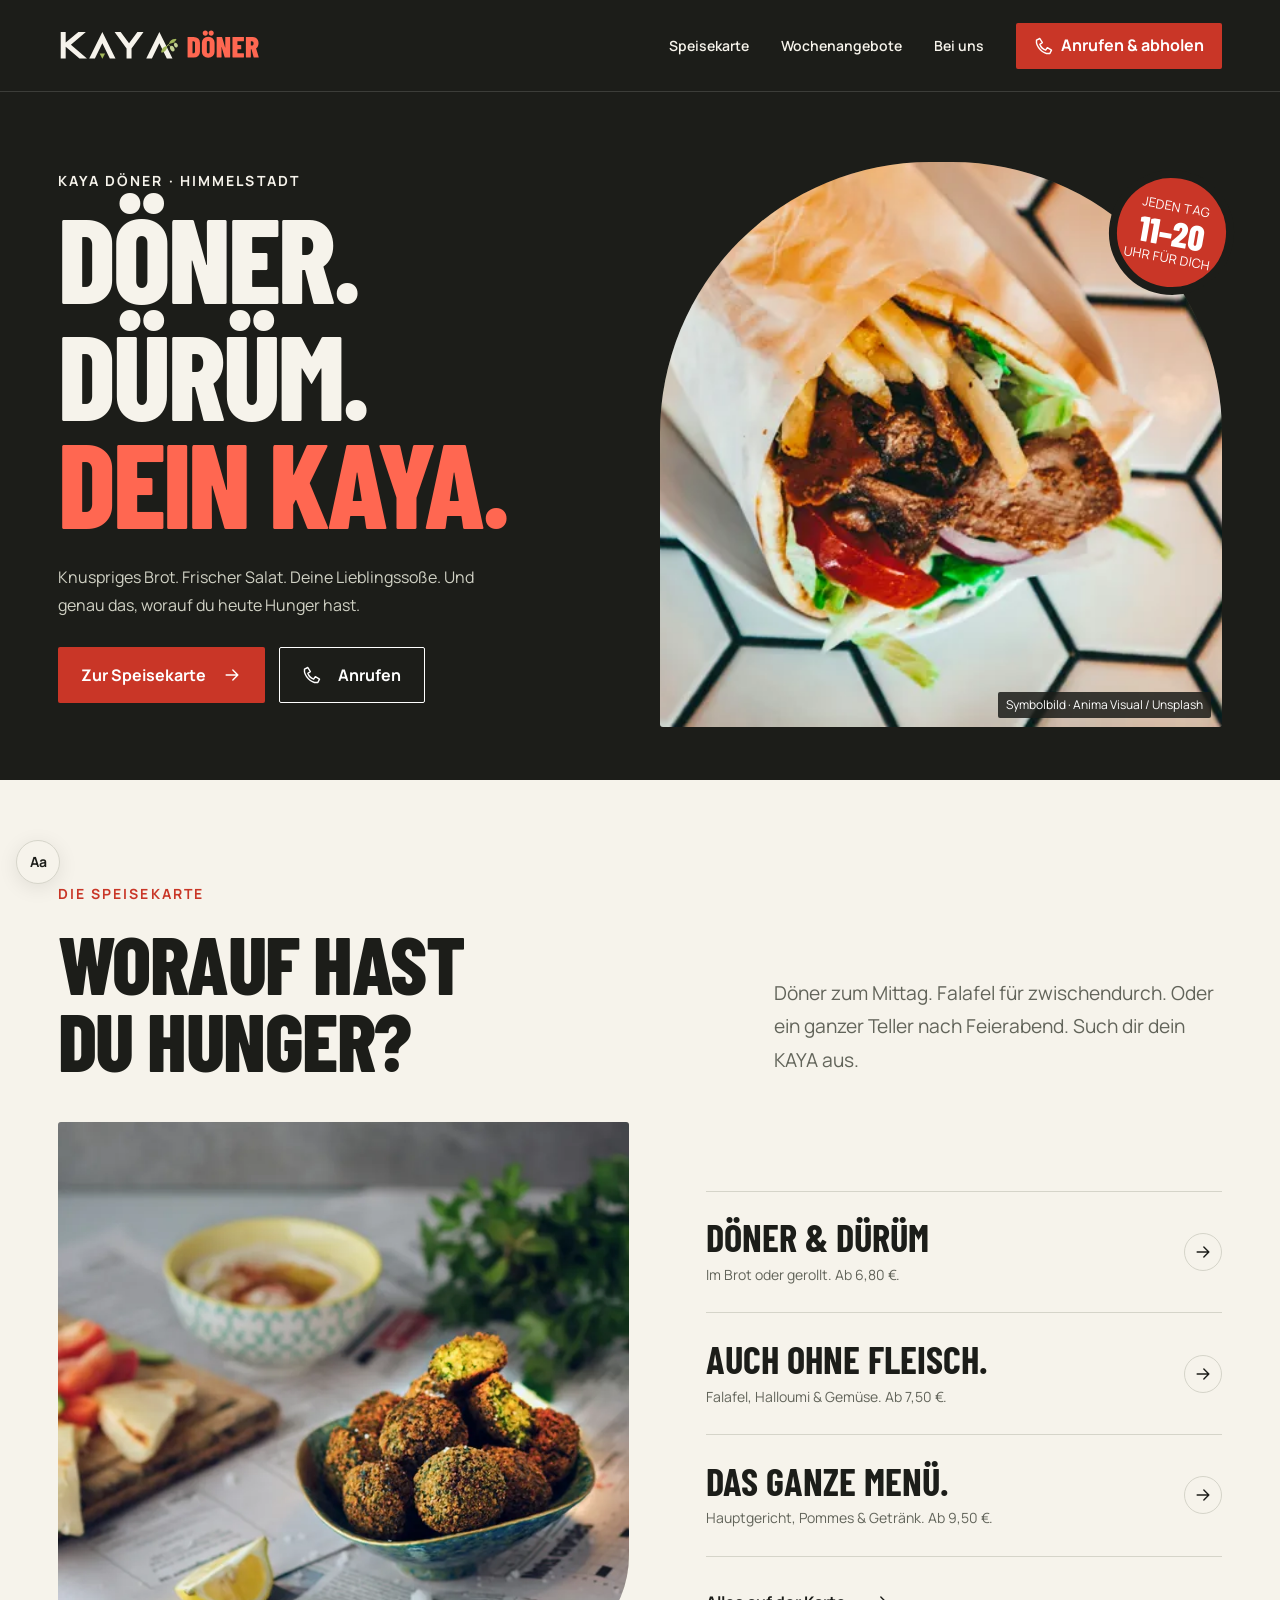
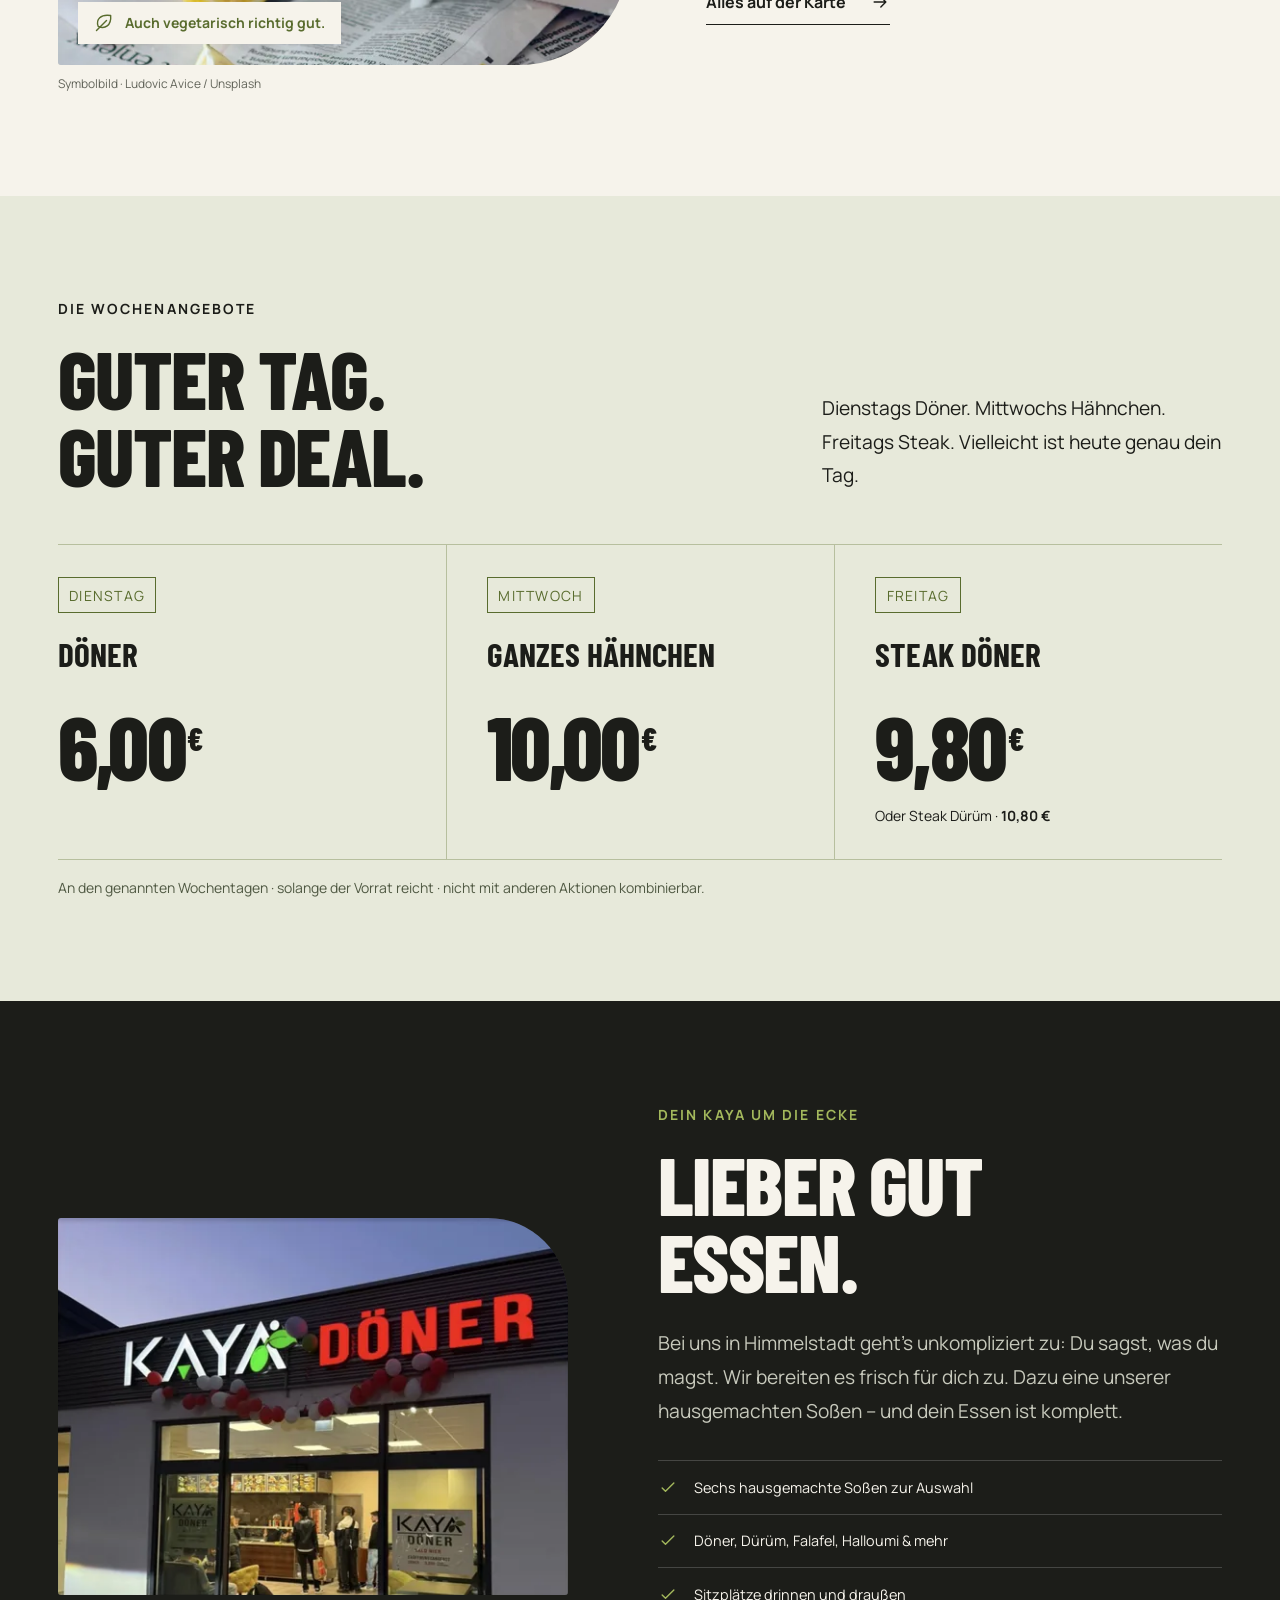
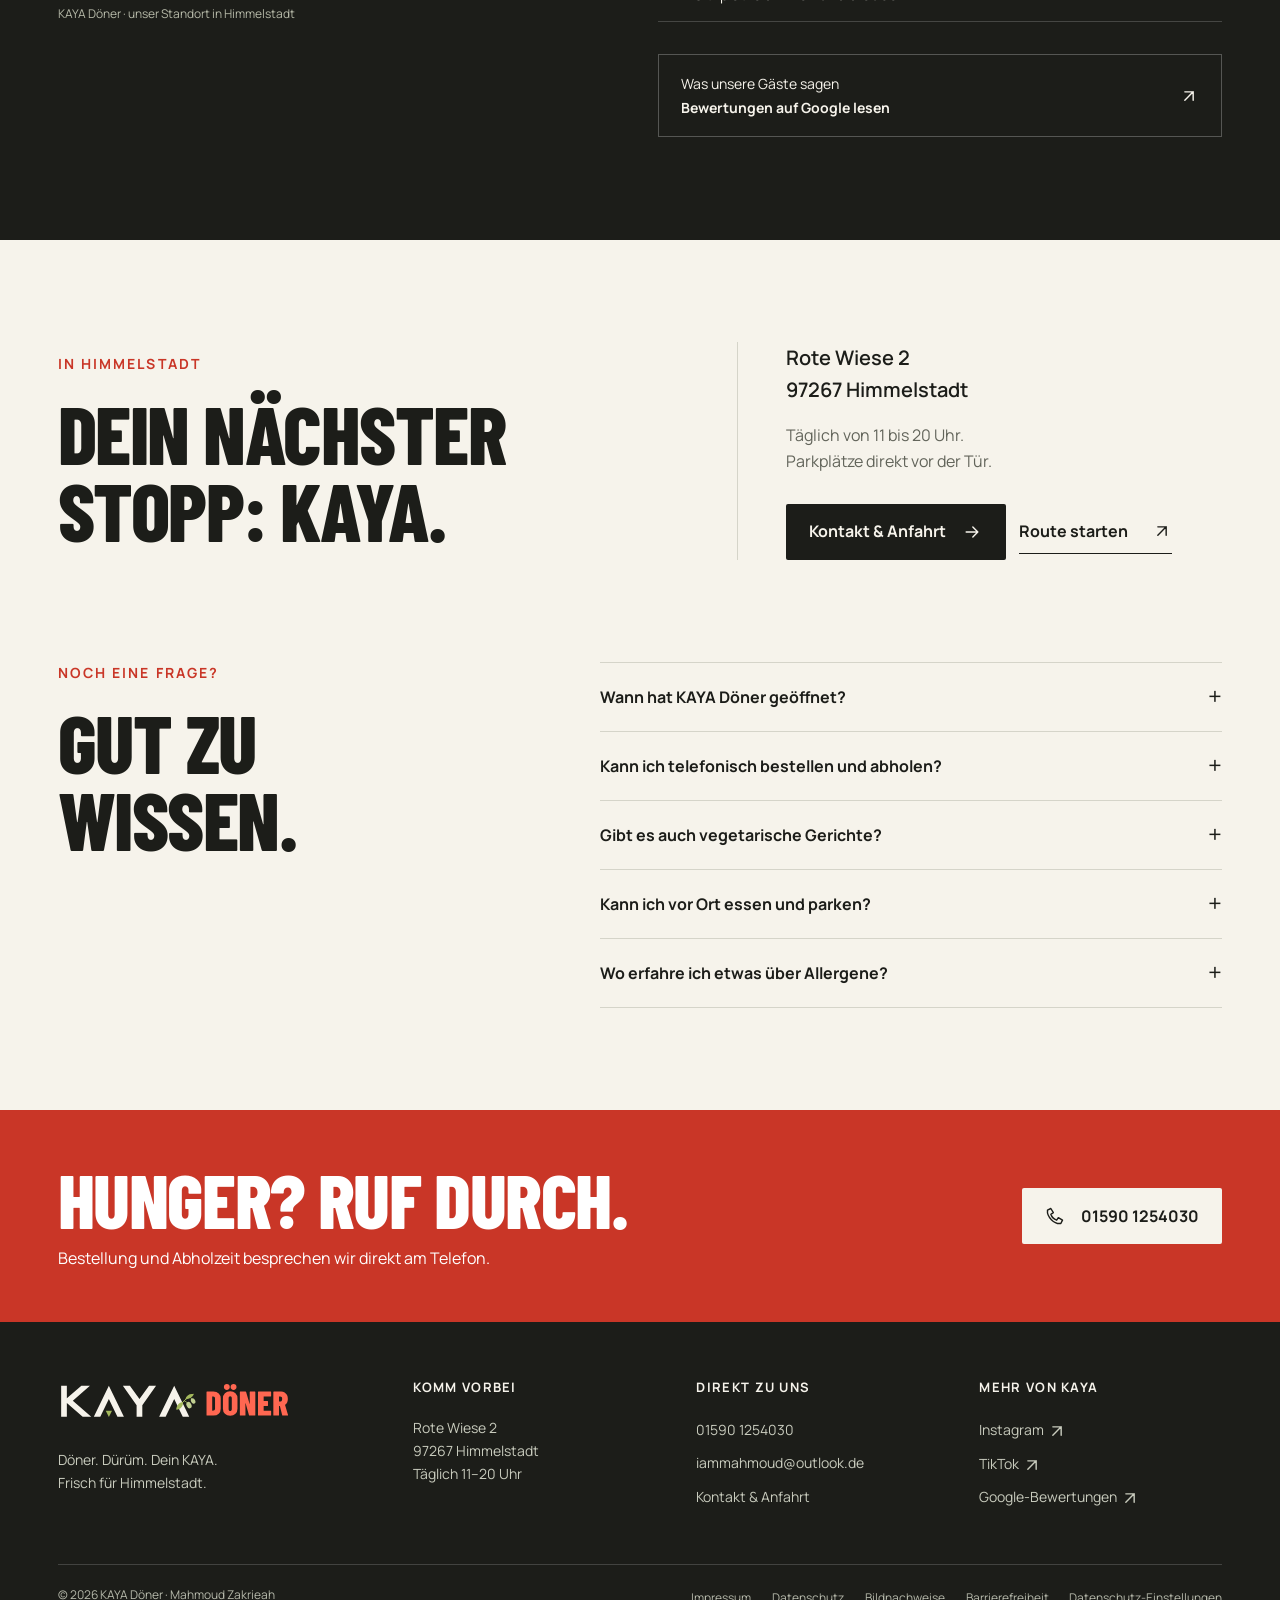
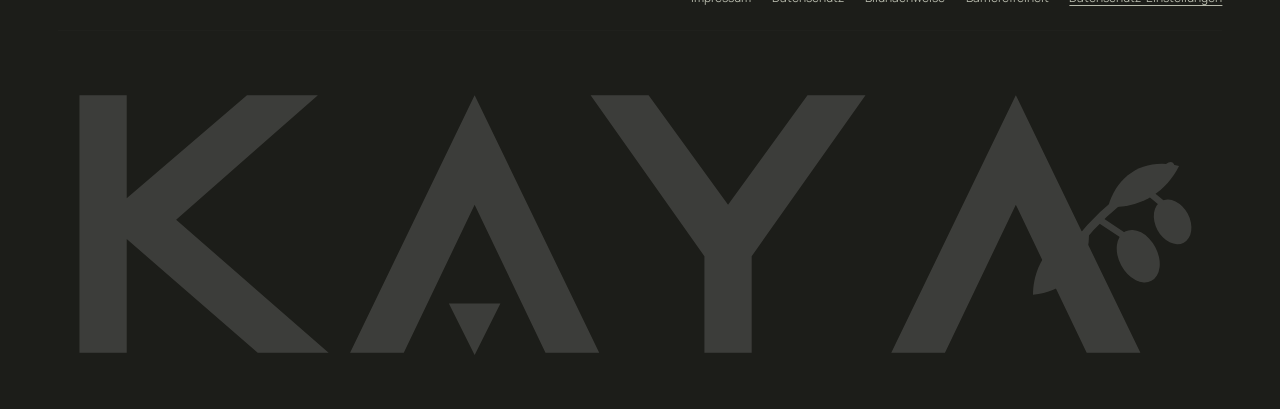
<file: index.html>
<!doctype html><html lang="de"><head><meta charset="utf-8"><meta name="viewport" content="width=device-width, initial-scale=1, viewport-fit=cover"><title>KAYA Döner Himmelstadt | Döner, Dürüm &amp; Falafel</title><meta name="description" content="Döner, Dürüm und Falafel in Himmelstadt. Speisekarte, Preise und Wochenangebote. Täglich 11–20 Uhr, Rote Wiese 2. Anrufen und abholen."><meta name="robots" content="index, follow, max-image-preview:large"><meta name="theme-color" content="#1c1d19"><meta name="referrer" content="strict-origin-when-cross-origin"><link rel="canonical" href="https://kaya-doener-himmelstadt.de/"><link rel="icon" href="favicon.svg" type="image/svg+xml"><link rel="icon" href="favicon.ico" sizes="any"><link rel="apple-touch-icon" href="apple-touch-icon.png"><link rel="manifest" href="site.webmanifest"><link rel="preload" href="assets/fonts/barlow-condensed-800.woff" as="font" type="font/woff" crossorigin><link rel="stylesheet" href="assets/site.css?v=4b7ac59ea95b"><script src="assets/site.js?v=4b7ac59ea95b" defer></script><meta property="og:type" content="website"><meta property="og:locale" content="de_DE"><meta property="og:site_name" content="KAYA Döner Himmelstadt"><meta property="og:title" content="KAYA Döner Himmelstadt | Döner, Dürüm &amp; Falafel"><meta property="og:description" content="Döner, Dürüm und Falafel in Himmelstadt. Speisekarte, Preise und Wochenangebote. Täglich 11–20 Uhr, Rote Wiese 2. Anrufen und abholen."><meta property="og:url" content="https://kaya-doener-himmelstadt.de/"><meta property="og:image" content="https://kaya-doener-himmelstadt.de/og-kaya-doener.jpg"><meta property="og:image:width" content="1200"><meta property="og:image:height" content="630"><meta property="og:image:alt" content="KAYA Döner – frischer Döner in Himmelstadt"><meta name="twitter:card" content="summary_large_image"><meta name="twitter:title" content="KAYA Döner Himmelstadt | Döner, Dürüm &amp; Falafel"><meta name="twitter:description" content="Döner, Dürüm und Falafel in Himmelstadt. Speisekarte, Preise und Wochenangebote. Täglich 11–20 Uhr, Rote Wiese 2. Anrufen und abholen."><meta name="twitter:image" content="https://kaya-doener-himmelstadt.de/og-kaya-doener.jpg"><script type="application/ld+json">{"@context":"https://schema.org","@graph":[{"@type":"WebSite","@id":"https://kaya-doener-himmelstadt.de/#website","name":"KAYA Döner Himmelstadt","url":"https://kaya-doener-himmelstadt.de/","inLanguage":"de-DE"},{"@type":"Restaurant","@id":"https://kaya-doener-himmelstadt.de/#restaurant","name":"KAYA Döner","alternateName":"KAYA Döner Himmelstadt","url":"https://kaya-doener-himmelstadt.de/","telephone":"+4915901254030","email":"iammahmoud@outlook.de","priceRange":"€","currenciesAccepted":"EUR","servesCuisine":["Türkisch","Döner","Vegetarisch"],"address":{"@type":"PostalAddress","streetAddress":"Rote Wiese 2","postalCode":"97267","addressLocality":"Himmelstadt","addressRegion":"Bayern","addressCountry":"DE"},"openingHoursSpecification":[{"@type":"OpeningHoursSpecification","dayOfWeek":["Monday","Tuesday","Wednesday","Thursday","Friday","Saturday","Sunday"],"opens":"11:00","closes":"20:00"}],"hasMenu":"https://kaya-doener-himmelstadt.de/speisekarte.html","hasMap":"https://www.google.com/maps/search/?api=1&query=Rote+Wiese+2%2C+97267+Himmelstadt","logo":"https://kaya-doener-himmelstadt.de/assets/brand/kaya-horizontal-dark.svg","sameAs":["https://www.instagram.com/kayadoner_himmelstadt_/","https://www.tiktok.com/@kayadnerhimmelsta"],"description":"Döner, Dürüm, Falafel, Halloumi und hausgemachte Soßen in Himmelstadt. Vor Ort essen oder abholen."},{"@type":"WebPage","@id":"https://kaya-doener-himmelstadt.de/#webpage","url":"https://kaya-doener-himmelstadt.de/","name":"KAYA Döner Himmelstadt | Döner, Dürüm & Falafel","inLanguage":"de-DE","isPartOf":{"@id":"https://kaya-doener-himmelstadt.de/#website"},"about":{"@id":"https://kaya-doener-himmelstadt.de/#restaurant"}},{"@type":"FAQPage","mainEntity":[{"@type":"Question","name":"Wann hat KAYA Döner geöffnet?","acceptedAnswer":{"@type":"Answer","text":"Wir haben regulär jeden Tag von 11:00 bis 20:00 Uhr geöffnet. An Feiertagen können die Zeiten abweichen. Ruf im Zweifel kurz unter 01590 1254030 an."}},{"@type":"Question","name":"Kann ich telefonisch bestellen und abholen?","acceptedAnswer":{"@type":"Answer","text":"Ja. Ruf uns unter 01590 1254030 an und besprich dein Wunschgericht sowie die Abholzeit mit uns. Du findest uns in der Rote Wiese 2 in Himmelstadt."}},{"@type":"Question","name":"Gibt es auch vegetarische Gerichte?","acceptedAnswer":{"@type":"Answer","text":"Ja. Auf unserer Karte stehen Falafel, Halloumi und Gemüse im Brot oder im Dürüm sowie ein Falafelteller. Wenn du Fragen zu Zutaten oder Soßen hast, sprich uns vor der Bestellung an."}},{"@type":"Question","name":"Kann ich vor Ort essen und parken?","acceptedAnswer":{"@type":"Answer","text":"Du kannst drinnen oder draußen sitzen und dein Essen auch mitnehmen. Kostenlose Parkplätze gibt es direkt vor der Tür. Der Zugang ist ebenerdig."}},{"@type":"Question","name":"Wo erfahre ich etwas über Allergene?","acceptedAnswer":{"@type":"Answer","text":"Bitte frage vor deiner Bestellung telefonisch oder vor Ort nach den Allergenen und Zusatzstoffen deines gewünschten Gerichts. Rezepturen und Soßen können sich unterscheiden."}}]}]}</script><noscript><style>.js-only{display:none!important}@media(max-width:650px){.site-header{height:auto;position:relative}.nav-row{padding-block:1rem;flex-wrap:wrap}.nav{display:flex;flex-wrap:wrap;gap:1rem}.nav .button{display:none}.nav a{font-size:.8125rem}}</style></noscript></head><body><a class="skip" href="#main">Zum Inhalt springen</a>
 <header class="site-header"><div class="wrap nav-row">
 <a class="brand" href="/" aria-label="KAYA Döner – Startseite"><img src="assets/brand/kaya-horizontal-light.svg" width="906" height="158" alt="KAYA Döner"></a>
 <nav class="nav" aria-label="Hauptnavigation"><a href="speisekarte.html">Speisekarte</a><a href="/#angebote">Wochenangebote</a><a href="kontakt.html">Bei uns</a><a href="tel:+4915901254030" aria-label="Anrufen &amp; abholen · KAYA Döner · 01590 1254030" class="button compact"><svg class="icon" viewBox="0 0 24 24" aria-hidden="true" focusable="false"><path d="m7 3-4 2c-1 8 8 17 16 16l2-4-5-3-2 3c-3-1-6-4-7-7l3-2Z"/></svg><span class="nav-call-label">Anrufen & abholen</span></a></nav>
 <button class="nav-toggle js-only" id="nav-toggle" aria-label="Menü öffnen" aria-expanded="false" aria-controls="mobile-nav"><svg class="icon" viewBox="0 0 24 24" aria-hidden="true" focusable="false"><path d="M4 7h16M4 12h16M4 17h16"/></svg></button>
 </div></header>
 <nav class="mobile-nav" id="mobile-nav" aria-label="Mobile Navigation" hidden>
 <a href="/">Startseite</a><a href="speisekarte.html">Speisekarte</a><a href="/#angebote">Wochenangebote</a><a href="kontakt.html">Bei uns</a><a href="tel:+4915901254030" aria-label="Anrufen &amp; abholen · KAYA Döner · 01590 1254030" class="button"><svg class="icon" viewBox="0 0 24 24" aria-hidden="true" focusable="false"><path d="m7 3-4 2c-1 8 8 17 16 16l2-4-5-3-2 3c-3-1-6-4-7-7l3-2Z"/></svg>01590 1254030</a><p class="small">Rote Wiese 2 · 97267 Himmelstadt<br>Täglich 11–20 Uhr</p>
 </nav><main id="main" tabindex="-1"><section class="hero" id="start"><div class="wrap"><div class="hero-grid"><div class="hero-copy"><span class="eyebrow">KAYA Döner · Himmelstadt</span><h1><span class="hero-title-line hero-title-doener">Döner.</span><span class="hero-title-line">Dürüm.</span><em class="hero-title-line">Dein KAYA.</em></h1><p class="lead">Knuspriges Brot. Frischer Salat. Deine Lieblingssoße. Und genau das, worauf du heute Hunger hast.</p><div class="actions"><a href="speisekarte.html" class="button">Zur Speisekarte <svg class="icon" viewBox="0 0 24 24" aria-hidden="true" focusable="false"><path d="M5 12h14M13 6l6 6-6 6"/></svg></a><a href="tel:+4915901254030" aria-label="Anrufen &amp; abholen · KAYA Döner · 01590 1254030" class="button outline"><svg class="icon" viewBox="0 0 24 24" aria-hidden="true" focusable="false"><path d="m7 3-4 2c-1 8 8 17 16 16l2-4-5-3-2 3c-3-1-6-4-7-7l3-2Z"/></svg>Anrufen</a></div></div>
 <figure class="hero-photo"><div class="photo-mask"><img src="assets/images/food-hero-1200.webp" srcset="assets/images/food-hero-640.webp 640w, assets/images/food-hero-1200.webp 1200w" sizes="(max-width: 650px) 100vw, 50vw" alt="Kebab mit Fleisch, Salat und Pommes – Symbolbild" width="1200" height="800" decoding="async" fetchpriority="high"></div><div class="round-note" aria-hidden="true">JEDEN TAG<strong>11–20</strong>UHR FÜR DICH</div><figcaption class="image-caption">Symbolbild · Anima Visual / Unsplash</figcaption></figure></div>
 </div></section>
 <section class="section" id="speisekarte"><div class="wrap"><div class="section-heading"><div><span class="eyebrow red">Die Speisekarte</span><h2>Worauf hast<br>du Hunger?</h2></div><p class="lead muted">Döner zum Mittag. Falafel für zwischendurch. Oder ein ganzer Teller nach Feierabend. Such dir dein KAYA aus.</p></div><div class="menu-preview"><figure><div class="food-frame"><img src="assets/images/food-falafel-1200.webp" srcset="assets/images/food-falafel-640.webp 640w, assets/images/food-falafel-1200.webp 1200w" sizes="(max-width: 650px) 100vw, 50vw" alt="Falafel mit Kräutern, Zitrone und Hummus – Symbolbild" width="1200" height="1839" decoding="async" loading="lazy"><span class="food-label"><svg class="icon" viewBox="0 0 24 24" aria-hidden="true" focusable="false"><path d="M20 3C8 1 2 8 5 16c8 4 16-1 15-13Z"/><path d="m3 21 12-12"/></svg>Auch vegetarisch richtig gut.</span></div><figcaption class="image-caption">Symbolbild · Ludovic Avice / Unsplash</figcaption></figure><div><div class="menu-links"><a href="speisekarte.html#doener" class="menu-link"><div><h3>Döner & Dürüm</h3><p>Im Brot oder gerollt. Ab 6,80 €.</p></div><span><svg class="icon" viewBox="0 0 24 24" aria-hidden="true" focusable="false"><path d="M5 12h14M13 6l6 6-6 6"/></svg></span></a><a href="speisekarte.html#vegetarisch" class="menu-link"><div><h3>Auch ohne Fleisch.</h3><p>Falafel, Halloumi & Gemüse. Ab 7,50 €.</p></div><span><svg class="icon" viewBox="0 0 24 24" aria-hidden="true" focusable="false"><path d="M5 12h14M13 6l6 6-6 6"/></svg></span></a><a href="speisekarte.html#menues" class="menu-link"><div><h3>Das ganze Menü.</h3><p>Hauptgericht, Pommes & Getränk. Ab 9,50 €.</p></div><span><svg class="icon" viewBox="0 0 24 24" aria-hidden="true" focusable="false"><path d="M5 12h14M13 6l6 6-6 6"/></svg></span></a></div><div class="menu-bottom"><a href="speisekarte.html" class="text-link">Alles auf der Karte <svg class="icon" viewBox="0 0 24 24" aria-hidden="true" focusable="false"><path d="M5 12h14M13 6l6 6-6 6"/></svg></a></div></div></div></div></section>
 <section class="section offers" id="angebote"><div class="wrap"><div class="offers-head"><div><span class="eyebrow">Die Wochenangebote</span><h2>Guter Tag.<br>Guter Deal.</h2></div><p class="lead">Dienstags Döner. Mittwochs Hähnchen. Freitags Steak. Vielleicht ist heute genau dein Tag.</p></div><div class="offer-grid"><article class="offer" data-weekday="Tuesday"><span class="offer-day">Dienstag</span><h3>Döner</h3><p class="offer-price">6,00<small>€</small></p></article><article class="offer" data-weekday="Wednesday"><span class="offer-day">Mittwoch</span><h3>Ganzes Hähnchen</h3><p class="offer-price">10,00<small>€</small></p></article><article class="offer" data-weekday="Friday"><span class="offer-day">Freitag</span><h3>Steak Döner</h3><p class="offer-price">9,80<small>€</small></p><p class="offer-extra">Oder Steak Dürüm · <strong>10,80 €</strong></p></article></div><p class="fine">An den genannten Wochentagen · solange der Vorrat reicht · nicht mit anderen Aktionen kombinierbar.</p></div></section>
 <section class="section story" id="ueber-uns"><div class="wrap story-grid"><figure><div class="story-photo store-photo"><img src="assets/images/kaya-standort-1200.webp" srcset="assets/images/kaya-standort-640.webp 640w, assets/images/kaya-standort-1200.webp 1200w" sizes="(max-width: 650px) 100vw, 50vw" width="1200" height="900" alt="Eingang von KAYA Döner in Himmelstadt mit beleuchtetem KAYA-Schriftzug" loading="lazy" decoding="async"></div><figcaption class="image-caption">KAYA Döner · unser Standort in Himmelstadt</figcaption></figure><div><span class="eyebrow">Dein KAYA um die Ecke</span><h2>Lieber gut<br>essen.</h2><p class="lead">Bei uns in Himmelstadt geht’s unkompliziert zu: Du sagst, was du magst. Wir bereiten es frisch für dich zu. Dazu eine unserer hausgemachten Soßen – und dein Essen ist komplett.</p><ul class="feature-lines"><li><svg class="icon" viewBox="0 0 24 24" aria-hidden="true" focusable="false"><path d="m5 12 4 4L19 6"/></svg>Sechs hausgemachte Soßen zur Auswahl</li><li><svg class="icon" viewBox="0 0 24 24" aria-hidden="true" focusable="false"><path d="m5 12 4 4L19 6"/></svg>Döner, Dürüm, Falafel, Halloumi & mehr</li><li><svg class="icon" viewBox="0 0 24 24" aria-hidden="true" focusable="false"><path d="m5 12 4 4L19 6"/></svg>Sitzplätze drinnen und draußen</li></ul><a href="https://www.google.com/maps/search/?api=1&amp;query=KAYA+D%C3%B6ner+Himmelstadt" class="review-link" target="_blank" rel="noopener noreferrer"><span id="bewertungen">Was unsere Gäste sagen<br><strong>Bewertungen auf Google lesen</strong></span><svg class="icon" viewBox="0 0 24 24" aria-hidden="true" focusable="false"><path d="M7 17 17 7M7 7h10v10"/></svg></a></div></div></section>
 <section class="section" id="standort"><div class="wrap visit-teaser"><div><span class="eyebrow red">In Himmelstadt</span><h2>Dein nächster<br>Stopp: KAYA.</h2></div><div class="visit-card" id="kontakt"><p class="address">Rote Wiese 2<br>97267 Himmelstadt</p><p class="muted">Täglich von 11 bis 20 Uhr.<br>Parkplätze direkt vor der Tür.</p><div class="actions"><a href="kontakt.html" class="button ink">Kontakt & Anfahrt <svg class="icon" viewBox="0 0 24 24" aria-hidden="true" focusable="false"><path d="M5 12h14M13 6l6 6-6 6"/></svg></a><a href="https://www.google.com/maps/search/?api=1&amp;query=Rote+Wiese+2%2C+97267+Himmelstadt" class="text-link" target="_blank" rel="noopener noreferrer">Route starten <svg class="icon" viewBox="0 0 24 24" aria-hidden="true" focusable="false"><path d="M7 17 17 7M7 7h10v10"/></svg></a></div></div></div></section>
 <section class="section faq-section"><div class="wrap faq-wrap"><div><span class="eyebrow red">Noch eine Frage?</span><h2>Gut zu<br>wissen.</h2></div><div class="faq"><details><summary>Wann hat KAYA Döner geöffnet?</summary><p>Wir haben regulär jeden Tag von 11:00 bis 20:00 Uhr geöffnet. An Feiertagen können die Zeiten abweichen. Ruf im Zweifel kurz unter 01590 1254030 an.</p></details><details><summary>Kann ich telefonisch bestellen und abholen?</summary><p>Ja. Ruf uns unter 01590 1254030 an und besprich dein Wunschgericht sowie die Abholzeit mit uns. Du findest uns in der Rote Wiese 2 in Himmelstadt.</p></details><details><summary>Gibt es auch vegetarische Gerichte?</summary><p>Ja. Auf unserer Karte stehen Falafel, Halloumi und Gemüse im Brot oder im Dürüm sowie ein Falafelteller. Wenn du Fragen zu Zutaten oder Soßen hast, sprich uns vor der Bestellung an.</p></details><details><summary>Kann ich vor Ort essen und parken?</summary><p>Du kannst drinnen oder draußen sitzen und dein Essen auch mitnehmen. Kostenlose Parkplätze gibt es direkt vor der Tür. Der Zugang ist ebenerdig.</p></details><details><summary>Wo erfahre ich etwas über Allergene?</summary><p>Bitte frage vor deiner Bestellung telefonisch oder vor Ort nach den Allergenen und Zusatzstoffen deines gewünschten Gerichts. Rezepturen und Soßen können sich unterscheiden.</p></details></div></div></section><section class="cta"><div class="wrap cta-inner"><div><h2>Hunger? Ruf durch.</h2><p>Bestellung und Abholzeit besprechen wir direkt am Telefon.</p></div><a href="tel:+4915901254030" aria-label="Anrufen &amp; abholen · KAYA Döner · 01590 1254030" class="button light"><svg class="icon" viewBox="0 0 24 24" aria-hidden="true" focusable="false"><path d="m7 3-4 2c-1 8 8 17 16 16l2-4-5-3-2 3c-3-1-6-4-7-7l3-2Z"/></svg>01590 1254030</a></div></section></main><footer class="site-footer"><div class="wrap">
 <div class="footer-top">
 <div class="footer-brand"><a href="/" aria-label="KAYA Döner – Startseite"><img src="assets/brand/kaya-horizontal-light.svg" width="906" height="158" alt="KAYA Döner" loading="lazy"></a><p>Döner. Dürüm. Dein KAYA.<br>Frisch für Himmelstadt.</p></div>
 <div><h2>Komm vorbei</h2><p>Rote Wiese 2<br>97267 Himmelstadt<br>Täglich 11–20 Uhr</p></div>
 <div><h2>Direkt zu uns</h2><ul><li><a href="tel:+4915901254030" aria-label="Anrufen &amp; abholen · KAYA Döner · 01590 1254030">01590 1254030</a></li><li><a href="mailto:iammahmoud@outlook.de">iammahmoud@outlook.de</a></li><li><a href="kontakt.html">Kontakt & Anfahrt</a></li></ul></div>
 <div><h2>Mehr von KAYA</h2><ul><li><a href="https://www.instagram.com/kayadoner_himmelstadt_/" target="_blank" rel="noopener noreferrer">Instagram <svg class="icon" viewBox="0 0 24 24" aria-hidden="true" focusable="false"><path d="M7 17 17 7M7 7h10v10"/></svg></a></li><li><a href="https://www.tiktok.com/@kayadnerhimmelsta" target="_blank" rel="noopener noreferrer">TikTok <svg class="icon" viewBox="0 0 24 24" aria-hidden="true" focusable="false"><path d="M7 17 17 7M7 7h10v10"/></svg></a></li><li><a href="https://www.google.com/maps/search/?api=1&amp;query=KAYA+D%C3%B6ner+Himmelstadt" target="_blank" rel="noopener noreferrer">Google-Bewertungen <svg class="icon" viewBox="0 0 24 24" aria-hidden="true" focusable="false"><path d="M7 17 17 7M7 7h10v10"/></svg></a></li></ul></div>
 </div><div class="footer-bottom"><span>© 2026 KAYA Döner · Mahmoud Zakrieah</span><div><a href="impressum.html">Impressum</a><a href="datenschutz.html">Datenschutz</a><a href="bildnachweise.html">Bildnachweise</a><a href="barrierefreiheit.html">Barrierefreiheit</a><button class="js-only" data-privacy-settings>Datenschutz-Einstellungen</button></div></div>
 <div class="giant-brand" aria-hidden="true"><img src="assets/brand/kaya-wordmark-white.svg" width="542" height="150" alt="" loading="lazy"></div></div></footer>
 <nav class="mobile-bar" aria-label="Schnellzugriff"><a href="speisekarte.html" class="button ink">Speisekarte <svg class="icon" viewBox="0 0 24 24" aria-hidden="true" focusable="false"><path d="M5 12h14M13 6l6 6-6 6"/></svg></a><a href="tel:+4915901254030" aria-label="Anrufen &amp; abholen · KAYA Döner · 01590 1254030" class="button"><svg class="icon" viewBox="0 0 24 24" aria-hidden="true" focusable="false"><path d="m7 3-4 2c-1 8 8 17 16 16l2-4-5-3-2 3c-3-1-6-4-7-7l3-2Z"/></svg>Anrufen</a></nav>
 <details class="accessibility js-only"><summary aria-label="Lesbarkeit einstellen">Aa</summary><div class="access-panel"><h2>Lesbarkeit</h2><div class="settings-row"><span>Schrift <span id="font-level" aria-live="polite">100 %</span></span><div><button id="font-minus" aria-label="Schrift verkleinern">A−</button> <button id="font-plus" aria-label="Schrift vergrößern">A+</button></div></div><div class="settings-row"><span>Mehr Kontrast</span><button id="contrast-toggle" aria-pressed="false">Aus</button></div><button class="reset" id="reading-reset">Zurücksetzen</button></div></details>
 <dialog class="privacy-dialog" id="privacy-dialog" aria-labelledby="privacy-title" aria-describedby="privacy-description"><h2 id="privacy-title">Deine Privatsphäre.</h2><p id="privacy-description">Wir verwenden keine Analyse- oder Marketingdienste. Die optionale Google-Karte wird nur mit deiner Einwilligung geladen. Dabei kann Google deine IP-Adresse und Geräteinformationen verarbeiten, auch in den USA. Mehr dazu in unserer <a href="datenschutz.html#karte">Datenschutzerklärung</a>.</p><p class="small" data-consent-status>Google Maps ist deaktiviert.</p><div class="actions"><button class="button ink" id="privacy-decline">Ohne Google Maps</button><button class="button" id="privacy-accept">Google Maps erlauben</button></div><button id="privacy-close" class="dialog-close">Schließen</button></dialog></body></html>
</file>
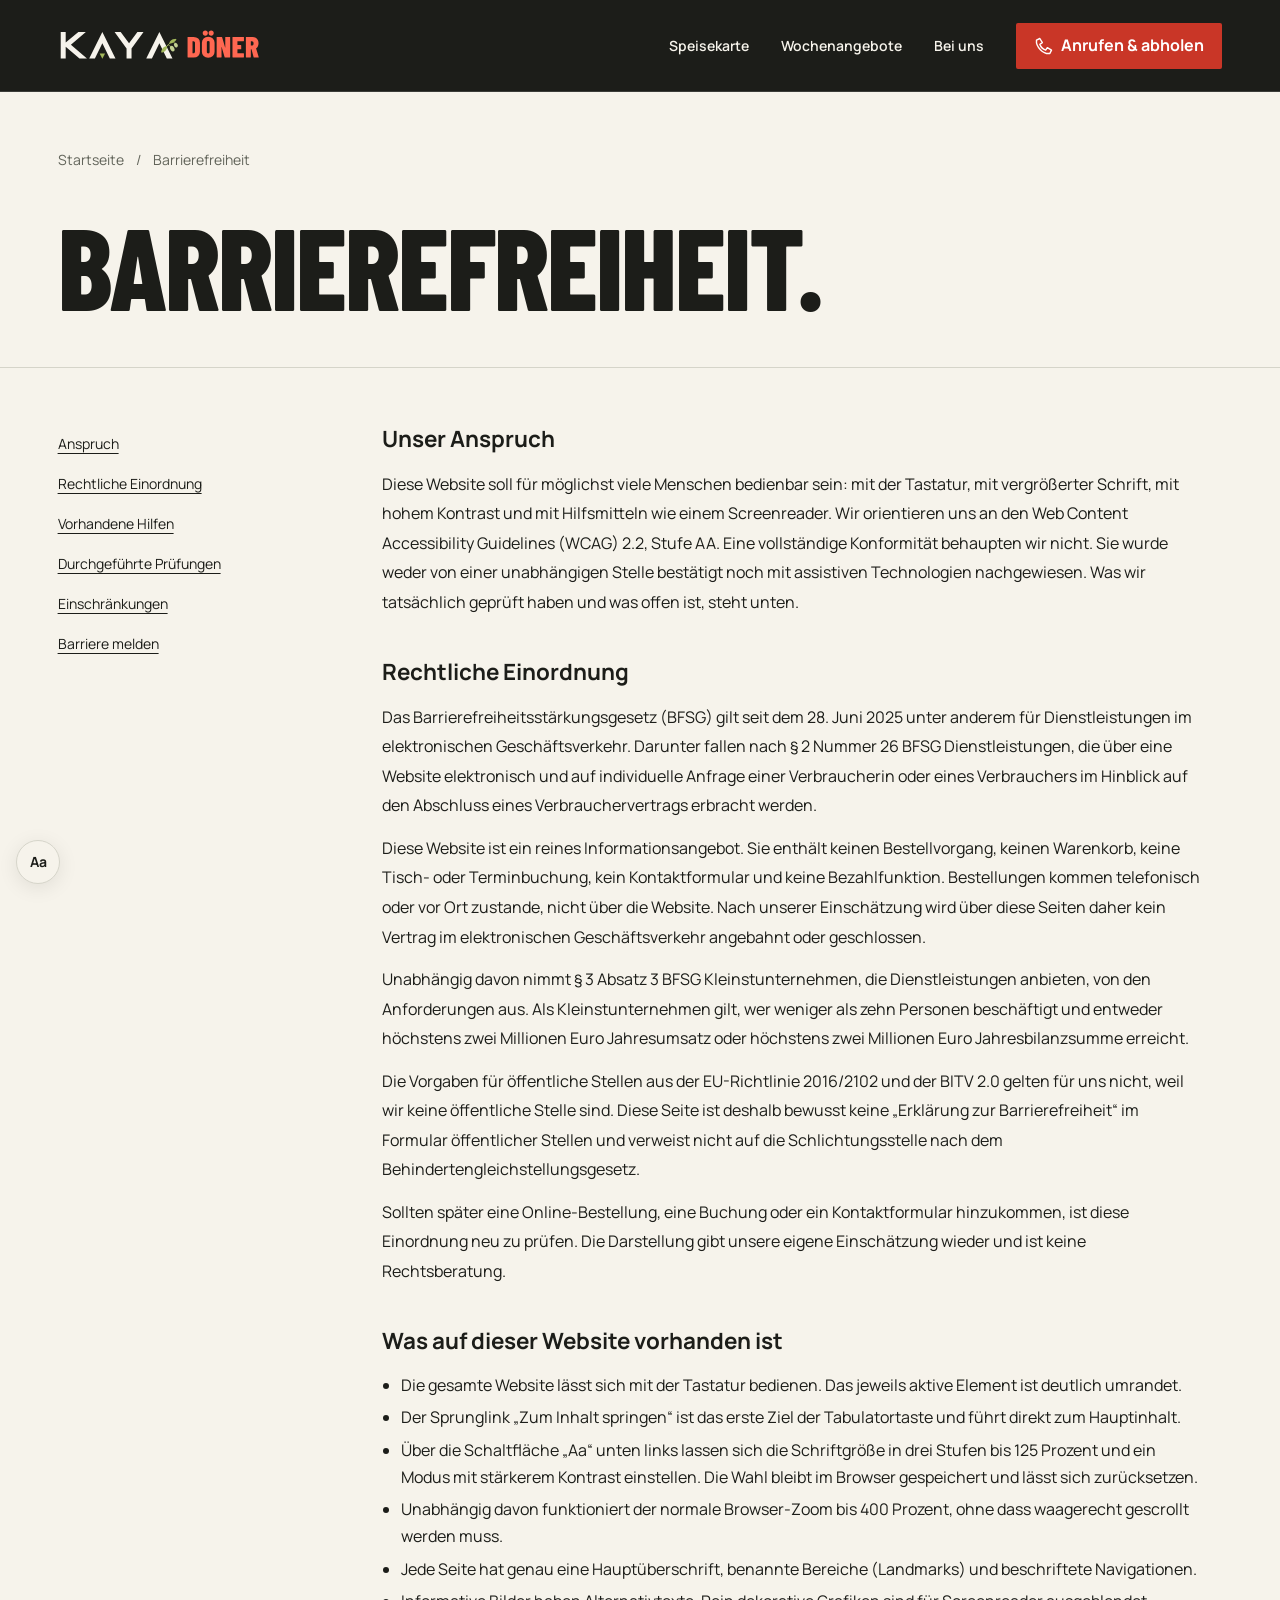
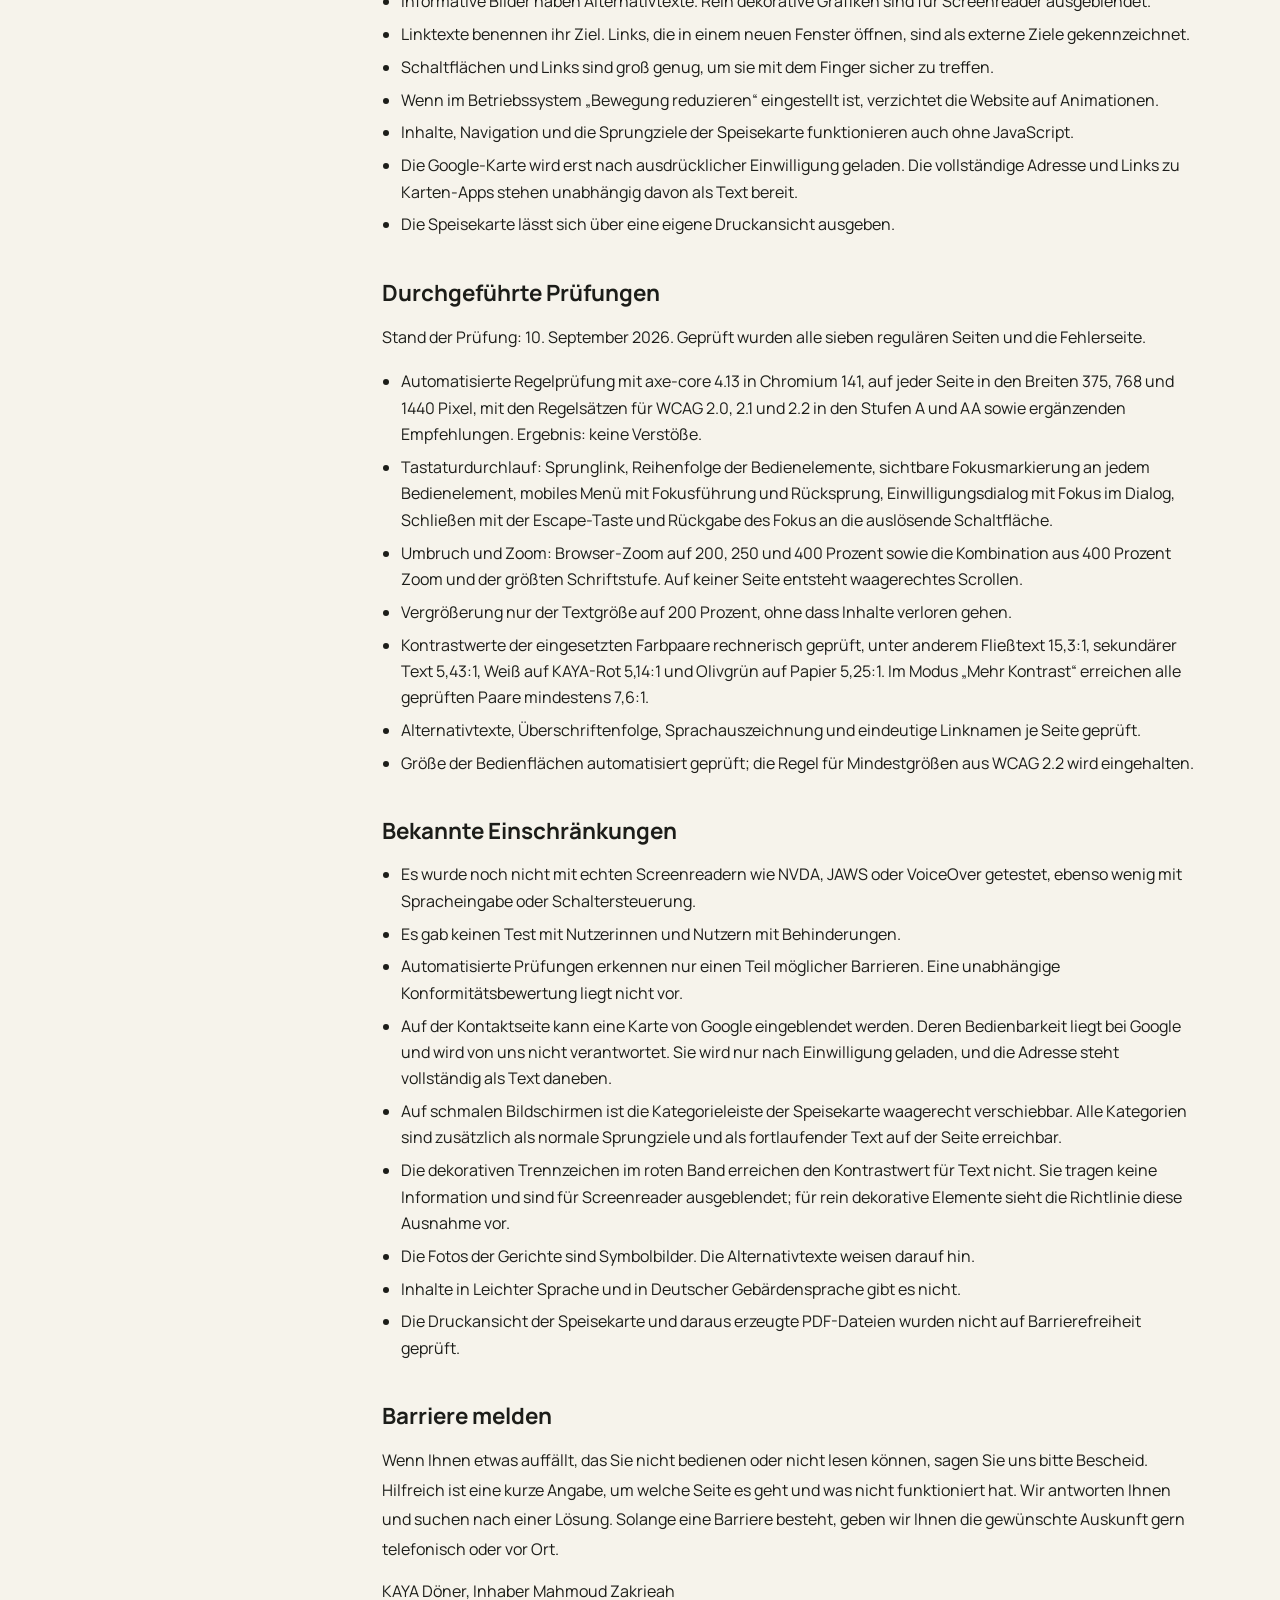
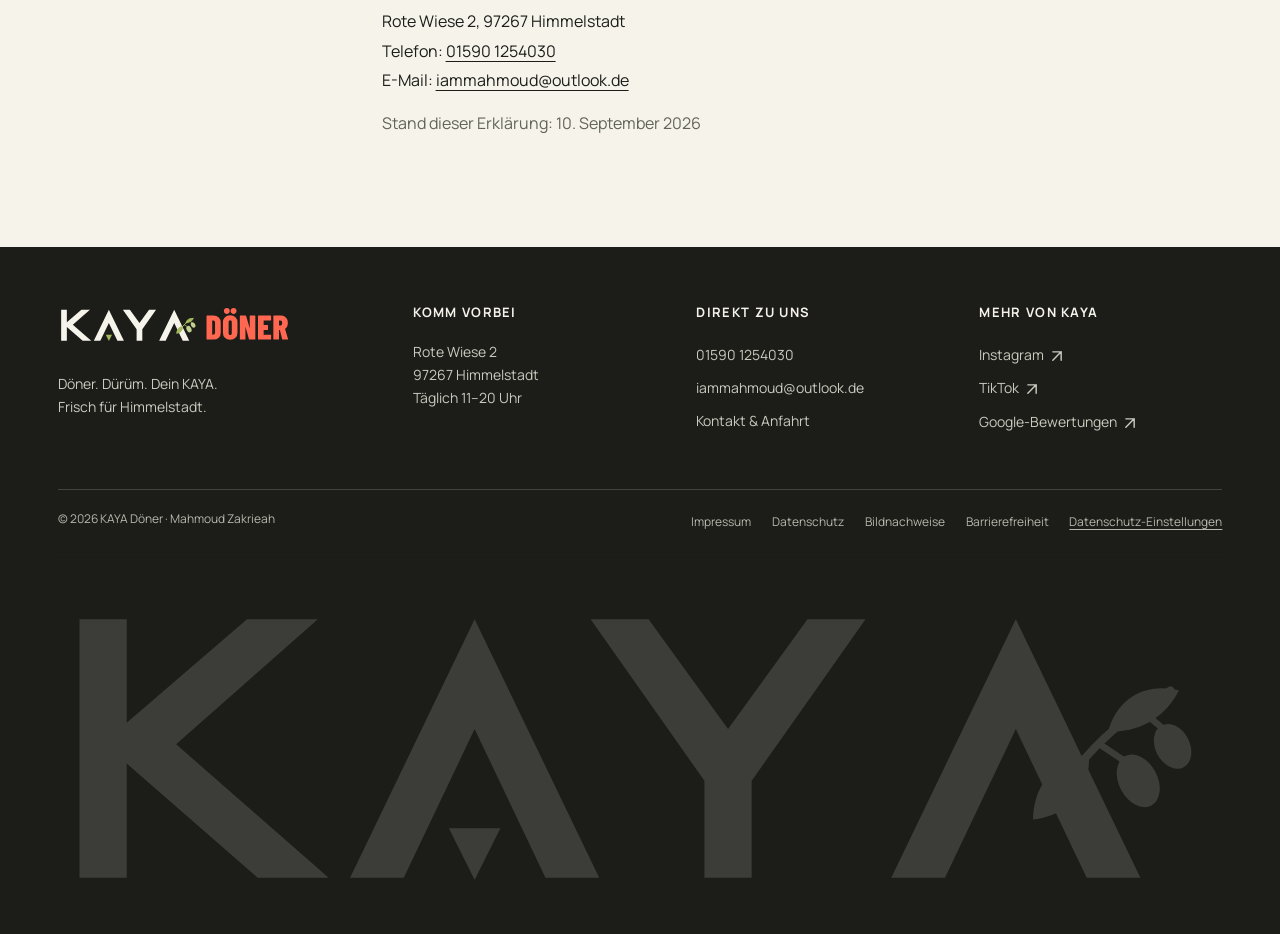
<file: barrierefreiheit.html>
<!doctype html><html lang="de"><head><meta charset="utf-8"><meta name="viewport" content="width=device-width, initial-scale=1, viewport-fit=cover"><title>Barrierefreiheit | KAYA Döner Himmelstadt</title><meta name="description" content="Bedienhilfen der KAYA-Döner-Website, tatsächlich durchgeführte Prüfungen, bekannte Einschränkungen und Kontakt für die Meldung von Barrieren."><meta name="robots" content="noindex, follow"><meta name="theme-color" content="#1c1d19"><meta name="referrer" content="strict-origin-when-cross-origin"><link rel="canonical" href="https://kaya-doener-himmelstadt.de/barrierefreiheit.html"><link rel="icon" href="favicon.svg" type="image/svg+xml"><link rel="icon" href="favicon.ico" sizes="any"><link rel="apple-touch-icon" href="apple-touch-icon.png"><link rel="manifest" href="site.webmanifest"><link rel="preload" href="assets/fonts/barlow-condensed-800.woff" as="font" type="font/woff" crossorigin><link rel="stylesheet" href="assets/site.css?v=4b7ac59ea95b"><script src="assets/site.js?v=4b7ac59ea95b" defer></script><meta property="og:type" content="website"><meta property="og:locale" content="de_DE"><meta property="og:site_name" content="KAYA Döner Himmelstadt"><meta property="og:title" content="Barrierefreiheit | KAYA Döner Himmelstadt"><meta property="og:description" content="Bedienhilfen der KAYA-Döner-Website, tatsächlich durchgeführte Prüfungen, bekannte Einschränkungen und Kontakt für die Meldung von Barrieren."><meta property="og:url" content="https://kaya-doener-himmelstadt.de/barrierefreiheit.html"><meta property="og:image" content="https://kaya-doener-himmelstadt.de/og-kaya-doener.jpg"><meta property="og:image:width" content="1200"><meta property="og:image:height" content="630"><meta property="og:image:alt" content="KAYA Döner – frischer Döner in Himmelstadt"><meta name="twitter:card" content="summary_large_image"><meta name="twitter:title" content="Barrierefreiheit | KAYA Döner Himmelstadt"><meta name="twitter:description" content="Bedienhilfen der KAYA-Döner-Website, tatsächlich durchgeführte Prüfungen, bekannte Einschränkungen und Kontakt für die Meldung von Barrieren."><meta name="twitter:image" content="https://kaya-doener-himmelstadt.de/og-kaya-doener.jpg"><script type="application/ld+json">{"@context":"https://schema.org","@graph":[{"@type":"WebSite","@id":"https://kaya-doener-himmelstadt.de/#website","name":"KAYA Döner Himmelstadt","url":"https://kaya-doener-himmelstadt.de/","inLanguage":"de-DE"},{"@type":"Restaurant","@id":"https://kaya-doener-himmelstadt.de/#restaurant","name":"KAYA Döner","alternateName":"KAYA Döner Himmelstadt","url":"https://kaya-doener-himmelstadt.de/","telephone":"+4915901254030","email":"iammahmoud@outlook.de","priceRange":"€","currenciesAccepted":"EUR","servesCuisine":["Türkisch","Döner","Vegetarisch"],"address":{"@type":"PostalAddress","streetAddress":"Rote Wiese 2","postalCode":"97267","addressLocality":"Himmelstadt","addressRegion":"Bayern","addressCountry":"DE"},"openingHoursSpecification":[{"@type":"OpeningHoursSpecification","dayOfWeek":["Monday","Tuesday","Wednesday","Thursday","Friday","Saturday","Sunday"],"opens":"11:00","closes":"20:00"}],"hasMenu":"https://kaya-doener-himmelstadt.de/speisekarte.html","hasMap":"https://www.google.com/maps/search/?api=1&query=Rote+Wiese+2%2C+97267+Himmelstadt","logo":"https://kaya-doener-himmelstadt.de/assets/brand/kaya-horizontal-dark.svg","sameAs":["https://www.instagram.com/kayadoner_himmelstadt_/","https://www.tiktok.com/@kayadnerhimmelsta"],"description":"Döner, Dürüm, Falafel, Halloumi und hausgemachte Soßen in Himmelstadt. Vor Ort essen oder abholen."},{"@type":"WebPage","@id":"https://kaya-doener-himmelstadt.de/barrierefreiheit.html#page","url":"https://kaya-doener-himmelstadt.de/barrierefreiheit.html","name":"Barrierefreiheit | KAYA Döner Himmelstadt","inLanguage":"de-DE","isPartOf":{"@id":"https://kaya-doener-himmelstadt.de/#website"},"about":{"@id":"https://kaya-doener-himmelstadt.de/#restaurant"}},{"@type":"BreadcrumbList","itemListElement":[{"@type":"ListItem","position":1,"name":"Startseite","item":"https://kaya-doener-himmelstadt.de/"},{"@type":"ListItem","position":2,"name":"Barrierefreiheit","item":"https://kaya-doener-himmelstadt.de/barrierefreiheit.html"}]}]}</script><noscript><style>.js-only{display:none!important}@media(max-width:650px){.site-header{height:auto;position:relative}.nav-row{padding-block:1rem;flex-wrap:wrap}.nav{display:flex;flex-wrap:wrap;gap:1rem}.nav .button{display:none}.nav a{font-size:.8125rem}}</style></noscript></head><body><a class="skip" href="#main">Zum Inhalt springen</a>
 <header class="site-header"><div class="wrap nav-row">
 <a class="brand" href="/" aria-label="KAYA Döner – Startseite"><img src="assets/brand/kaya-horizontal-light.svg" width="906" height="158" alt="KAYA Döner"></a>
 <nav class="nav" aria-label="Hauptnavigation"><a href="speisekarte.html">Speisekarte</a><a href="/#angebote">Wochenangebote</a><a href="kontakt.html">Bei uns</a><a href="tel:+4915901254030" aria-label="Anrufen &amp; abholen · KAYA Döner · 01590 1254030" class="button compact"><svg class="icon" viewBox="0 0 24 24" aria-hidden="true" focusable="false"><path d="m7 3-4 2c-1 8 8 17 16 16l2-4-5-3-2 3c-3-1-6-4-7-7l3-2Z"/></svg><span class="nav-call-label">Anrufen & abholen</span></a></nav>
 <button class="nav-toggle js-only" id="nav-toggle" aria-label="Menü öffnen" aria-expanded="false" aria-controls="mobile-nav"><svg class="icon" viewBox="0 0 24 24" aria-hidden="true" focusable="false"><path d="M4 7h16M4 12h16M4 17h16"/></svg></button>
 </div></header>
 <nav class="mobile-nav" id="mobile-nav" aria-label="Mobile Navigation" hidden>
 <a href="/">Startseite</a><a href="speisekarte.html">Speisekarte</a><a href="/#angebote">Wochenangebote</a><a href="kontakt.html">Bei uns</a><a href="tel:+4915901254030" aria-label="Anrufen &amp; abholen · KAYA Döner · 01590 1254030" class="button"><svg class="icon" viewBox="0 0 24 24" aria-hidden="true" focusable="false"><path d="m7 3-4 2c-1 8 8 17 16 16l2-4-5-3-2 3c-3-1-6-4-7-7l3-2Z"/></svg>01590 1254030</a><p class="small">Rote Wiese 2 · 97267 Himmelstadt<br>Täglich 11–20 Uhr</p>
 </nav><main id="main" tabindex="-1"><section class="page-intro"><div class="wrap"><nav class="breadcrumbs" aria-label="Brotkrumennavigation"><a href="/">Startseite</a><span aria-hidden="true">/</span><span aria-current="page">Barrierefreiheit</span></nav><div class="intro-flex"><div><h1>Barriere<wbr>freiheit.</h1></div></div></div></section><div class="wrap legal-layout"><nav class="legal-aside" aria-label="Auf dieser Seite"><a href="#anspruch">Anspruch</a><a href="#einordnung">Rechtliche Einordnung</a><a href="#hilfen">Vorhandene Hilfen</a><a href="#pruefung">Durchgeführte Prüfungen</a><a href="#grenzen">Einschränkungen</a><a href="#melden">Barriere melden</a></nav><article class="legal-content"><h2 id="anspruch">Unser Anspruch</h2><p>Diese Website soll für möglichst viele Menschen bedienbar sein: mit der Tastatur, mit vergrößerter Schrift, mit hohem Kontrast und mit Hilfsmitteln wie einem Screenreader. Wir orientieren uns an den Web Content Accessibility Guidelines (WCAG) 2.2, Stufe AA. Eine vollständige Konformität behaupten wir nicht. Sie wurde weder von einer unabhängigen Stelle bestätigt noch mit assistiven Technologien nachgewiesen. Was wir tatsächlich geprüft haben und was offen ist, steht unten.</p><h2 id="einordnung">Rechtliche Einordnung</h2><p>Das Barrierefreiheitsstärkungsgesetz (BFSG) gilt seit dem 28. Juni 2025 unter anderem für Dienstleistungen im elektronischen Geschäftsverkehr. Darunter fallen nach § 2 Nummer 26 BFSG Dienstleistungen, die über eine Website elektronisch und auf individuelle Anfrage einer Verbraucherin oder eines Verbrauchers im Hinblick auf den Abschluss eines Verbrauchervertrags erbracht werden.</p><p>Diese Website ist ein reines Informationsangebot. Sie enthält keinen Bestellvorgang, keinen Warenkorb, keine Tisch- oder Terminbuchung, kein Kontaktformular und keine Bezahlfunktion. Bestellungen kommen telefonisch oder vor Ort zustande, nicht über die Website. Nach unserer Einschätzung wird über diese Seiten daher kein Vertrag im elektronischen Geschäftsverkehr angebahnt oder geschlossen.</p><p>Unabhängig davon nimmt § 3 Absatz 3 BFSG Kleinstunternehmen, die Dienstleistungen anbieten, von den Anforderungen aus. Als Kleinstunternehmen gilt, wer weniger als zehn Personen beschäftigt und entweder höchstens zwei Millionen Euro Jahresumsatz oder höchstens zwei Millionen Euro Jahresbilanzsumme erreicht.</p><p>Die Vorgaben für öffentliche Stellen aus der EU-Richtlinie 2016/2102 und der BITV 2.0 gelten für uns nicht, weil wir keine öffentliche Stelle sind. Diese Seite ist deshalb bewusst keine „Erklärung zur Barrierefreiheit“ im Formular öffentlicher Stellen und verweist nicht auf die Schlichtungsstelle nach dem Behindertengleichstellungsgesetz.</p><p>Sollten später eine Online-Bestellung, eine Buchung oder ein Kontaktformular hinzukommen, ist diese Einordnung neu zu prüfen. Die Darstellung gibt unsere eigene Einschätzung wieder und ist keine Rechtsberatung.</p><h2 id="hilfen">Was auf dieser Website vorhanden ist</h2><ul><li>Die gesamte Website lässt sich mit der Tastatur bedienen. Das jeweils aktive Element ist deutlich umrandet.</li><li>Der Sprunglink „Zum Inhalt springen“ ist das erste Ziel der Tabulatortaste und führt direkt zum Hauptinhalt.</li><li>Über die Schaltfläche „Aa“ unten links lassen sich die Schriftgröße in drei Stufen bis 125 Prozent und ein Modus mit stärkerem Kontrast einstellen. Die Wahl bleibt im Browser gespeichert und lässt sich zurücksetzen.</li><li>Unabhängig davon funktioniert der normale Browser-Zoom bis 400 Prozent, ohne dass waagerecht gescrollt werden muss.</li><li>Jede Seite hat genau eine Hauptüberschrift, benannte Bereiche (Landmarks) und beschriftete Navigationen.</li><li>Informative Bilder haben Alternativtexte. Rein dekorative Grafiken sind für Screenreader ausgeblendet.</li><li>Linktexte benennen ihr Ziel. Links, die in einem neuen Fenster öffnen, sind als externe Ziele gekennzeichnet.</li><li>Schaltflächen und Links sind groß genug, um sie mit dem Finger sicher zu treffen.</li><li>Wenn im Betriebssystem „Bewegung reduzieren“ eingestellt ist, verzichtet die Website auf Animationen.</li><li>Inhalte, Navigation und die Sprungziele der Speisekarte funktionieren auch ohne JavaScript.</li><li>Die Google-Karte wird erst nach ausdrücklicher Einwilligung geladen. Die vollständige Adresse und Links zu Karten-Apps stehen unabhängig davon als Text bereit.</li><li>Die Speisekarte lässt sich über eine eigene Druckansicht ausgeben.</li></ul><h2 id="pruefung">Durchgeführte Prüfungen</h2><p>Stand der Prüfung: 10. September 2026. Geprüft wurden alle sieben regulären Seiten und die Fehlerseite.</p><ul><li>Automatisierte Regelprüfung mit axe-core 4.13 in Chromium 141, auf jeder Seite in den Breiten 375, 768 und 1440 Pixel, mit den Regelsätzen für WCAG 2.0, 2.1 und 2.2 in den Stufen A und AA sowie ergänzenden Empfehlungen. Ergebnis: keine Verstöße.</li><li>Tastaturdurchlauf: Sprunglink, Reihenfolge der Bedienelemente, sichtbare Fokusmarkierung an jedem Bedienelement, mobiles Menü mit Fokusführung und Rücksprung, Einwilligungsdialog mit Fokus im Dialog, Schließen mit der Escape-Taste und Rückgabe des Fokus an die auslösende Schaltfläche.</li><li>Umbruch und Zoom: Browser-Zoom auf 200, 250 und 400 Prozent sowie die Kombination aus 400 Prozent Zoom und der größten Schriftstufe. Auf keiner Seite entsteht waagerechtes Scrollen.</li><li>Vergrößerung nur der Textgröße auf 200 Prozent, ohne dass Inhalte verloren gehen.</li><li>Kontrastwerte der eingesetzten Farbpaare rechnerisch geprüft, unter anderem Fließtext 15,3:1, sekundärer Text 5,43:1, Weiß auf KAYA-Rot 5,14:1 und Olivgrün auf Papier 5,25:1. Im Modus „Mehr Kontrast“ erreichen alle geprüften Paare mindestens 7,6:1.</li><li>Alternativtexte, Überschriftenfolge, Sprachauszeichnung und eindeutige Linknamen je Seite geprüft.</li><li>Größe der Bedienflächen automatisiert geprüft; die Regel für Mindestgrößen aus WCAG 2.2 wird eingehalten.</li></ul><h2 id="grenzen">Bekannte Einschränkungen</h2><ul><li>Es wurde noch nicht mit echten Screenreadern wie NVDA, JAWS oder VoiceOver getestet, ebenso wenig mit Spracheingabe oder Schaltersteuerung.</li><li>Es gab keinen Test mit Nutzerinnen und Nutzern mit Behinderungen.</li><li>Automatisierte Prüfungen erkennen nur einen Teil möglicher Barrieren. Eine unabhängige Konformitätsbewertung liegt nicht vor.</li><li>Auf der Kontaktseite kann eine Karte von Google eingeblendet werden. Deren Bedienbarkeit liegt bei Google und wird von uns nicht verantwortet. Sie wird nur nach Einwilligung geladen, und die Adresse steht vollständig als Text daneben.</li><li>Auf schmalen Bildschirmen ist die Kategorieleiste der Speisekarte waagerecht verschiebbar. Alle Kategorien sind zusätzlich als normale Sprungziele und als fortlaufender Text auf der Seite erreichbar.</li><li>Die dekorativen Trennzeichen im roten Band erreichen den Kontrastwert für Text nicht. Sie tragen keine Information und sind für Screenreader ausgeblendet; für rein dekorative Elemente sieht die Richtlinie diese Ausnahme vor.</li><li>Die Fotos der Gerichte sind Symbolbilder. Die Alternativtexte weisen darauf hin.</li><li>Inhalte in Leichter Sprache und in Deutscher Gebärdensprache gibt es nicht.</li><li>Die Druckansicht der Speisekarte und daraus erzeugte PDF-Dateien wurden nicht auf Barrierefreiheit geprüft.</li></ul><h2 id="melden">Barriere melden</h2><p>Wenn Ihnen etwas auffällt, das Sie nicht bedienen oder nicht lesen können, sagen Sie uns bitte Bescheid. Hilfreich ist eine kurze Angabe, um welche Seite es geht und was nicht funktioniert hat. Wir antworten Ihnen und suchen nach einer Lösung. Solange eine Barriere besteht, geben wir Ihnen die gewünschte Auskunft gern telefonisch oder vor Ort.</p><p>KAYA Döner, Inhaber Mahmoud Zakrieah<br>Rote Wiese 2, 97267 Himmelstadt<br>Telefon: <a href="tel:+4915901254030" aria-label="Anrufen &amp; abholen · KAYA Döner · 01590 1254030">01590 1254030</a><br>E-Mail: <a href="mailto:iammahmoud@outlook.de">iammahmoud@outlook.de</a></p><p class="muted small">Stand dieser Erklärung: 10. September 2026</p></article></div></main><footer class="site-footer"><div class="wrap">
 <div class="footer-top">
 <div class="footer-brand"><a href="/" aria-label="KAYA Döner – Startseite"><img src="assets/brand/kaya-horizontal-light.svg" width="906" height="158" alt="KAYA Döner" loading="lazy"></a><p>Döner. Dürüm. Dein KAYA.<br>Frisch für Himmelstadt.</p></div>
 <div><h2>Komm vorbei</h2><p>Rote Wiese 2<br>97267 Himmelstadt<br>Täglich 11–20 Uhr</p></div>
 <div><h2>Direkt zu uns</h2><ul><li><a href="tel:+4915901254030" aria-label="Anrufen &amp; abholen · KAYA Döner · 01590 1254030">01590 1254030</a></li><li><a href="mailto:iammahmoud@outlook.de">iammahmoud@outlook.de</a></li><li><a href="kontakt.html">Kontakt & Anfahrt</a></li></ul></div>
 <div><h2>Mehr von KAYA</h2><ul><li><a href="https://www.instagram.com/kayadoner_himmelstadt_/" target="_blank" rel="noopener noreferrer">Instagram <svg class="icon" viewBox="0 0 24 24" aria-hidden="true" focusable="false"><path d="M7 17 17 7M7 7h10v10"/></svg></a></li><li><a href="https://www.tiktok.com/@kayadnerhimmelsta" target="_blank" rel="noopener noreferrer">TikTok <svg class="icon" viewBox="0 0 24 24" aria-hidden="true" focusable="false"><path d="M7 17 17 7M7 7h10v10"/></svg></a></li><li><a href="https://www.google.com/maps/search/?api=1&amp;query=KAYA+D%C3%B6ner+Himmelstadt" target="_blank" rel="noopener noreferrer">Google-Bewertungen <svg class="icon" viewBox="0 0 24 24" aria-hidden="true" focusable="false"><path d="M7 17 17 7M7 7h10v10"/></svg></a></li></ul></div>
 </div><div class="footer-bottom"><span>© 2026 KAYA Döner · Mahmoud Zakrieah</span><div><a href="impressum.html">Impressum</a><a href="datenschutz.html">Datenschutz</a><a href="bildnachweise.html">Bildnachweise</a><a href="barrierefreiheit.html">Barrierefreiheit</a><button class="js-only" data-privacy-settings>Datenschutz-Einstellungen</button></div></div>
 <div class="giant-brand" aria-hidden="true"><img src="assets/brand/kaya-wordmark-white.svg" width="542" height="150" alt="" loading="lazy"></div></div></footer>
 <nav class="mobile-bar" aria-label="Schnellzugriff"><a href="speisekarte.html" class="button ink">Speisekarte <svg class="icon" viewBox="0 0 24 24" aria-hidden="true" focusable="false"><path d="M5 12h14M13 6l6 6-6 6"/></svg></a><a href="tel:+4915901254030" aria-label="Anrufen &amp; abholen · KAYA Döner · 01590 1254030" class="button"><svg class="icon" viewBox="0 0 24 24" aria-hidden="true" focusable="false"><path d="m7 3-4 2c-1 8 8 17 16 16l2-4-5-3-2 3c-3-1-6-4-7-7l3-2Z"/></svg>Anrufen</a></nav>
 <details class="accessibility js-only"><summary aria-label="Lesbarkeit einstellen">Aa</summary><div class="access-panel"><h2>Lesbarkeit</h2><div class="settings-row"><span>Schrift <span id="font-level" aria-live="polite">100 %</span></span><div><button id="font-minus" aria-label="Schrift verkleinern">A−</button> <button id="font-plus" aria-label="Schrift vergrößern">A+</button></div></div><div class="settings-row"><span>Mehr Kontrast</span><button id="contrast-toggle" aria-pressed="false">Aus</button></div><button class="reset" id="reading-reset">Zurücksetzen</button></div></details>
 <dialog class="privacy-dialog" id="privacy-dialog" aria-labelledby="privacy-title" aria-describedby="privacy-description"><h2 id="privacy-title">Deine Privatsphäre.</h2><p id="privacy-description">Wir verwenden keine Analyse- oder Marketingdienste. Die optionale Google-Karte wird nur mit deiner Einwilligung geladen. Dabei kann Google deine IP-Adresse und Geräteinformationen verarbeiten, auch in den USA. Mehr dazu in unserer <a href="datenschutz.html#karte">Datenschutzerklärung</a>.</p><p class="small" data-consent-status>Google Maps ist deaktiviert.</p><div class="actions"><button class="button ink" id="privacy-decline">Ohne Google Maps</button><button class="button" id="privacy-accept">Google Maps erlauben</button></div><button id="privacy-close" class="dialog-close">Schließen</button></dialog></body></html>
</file>
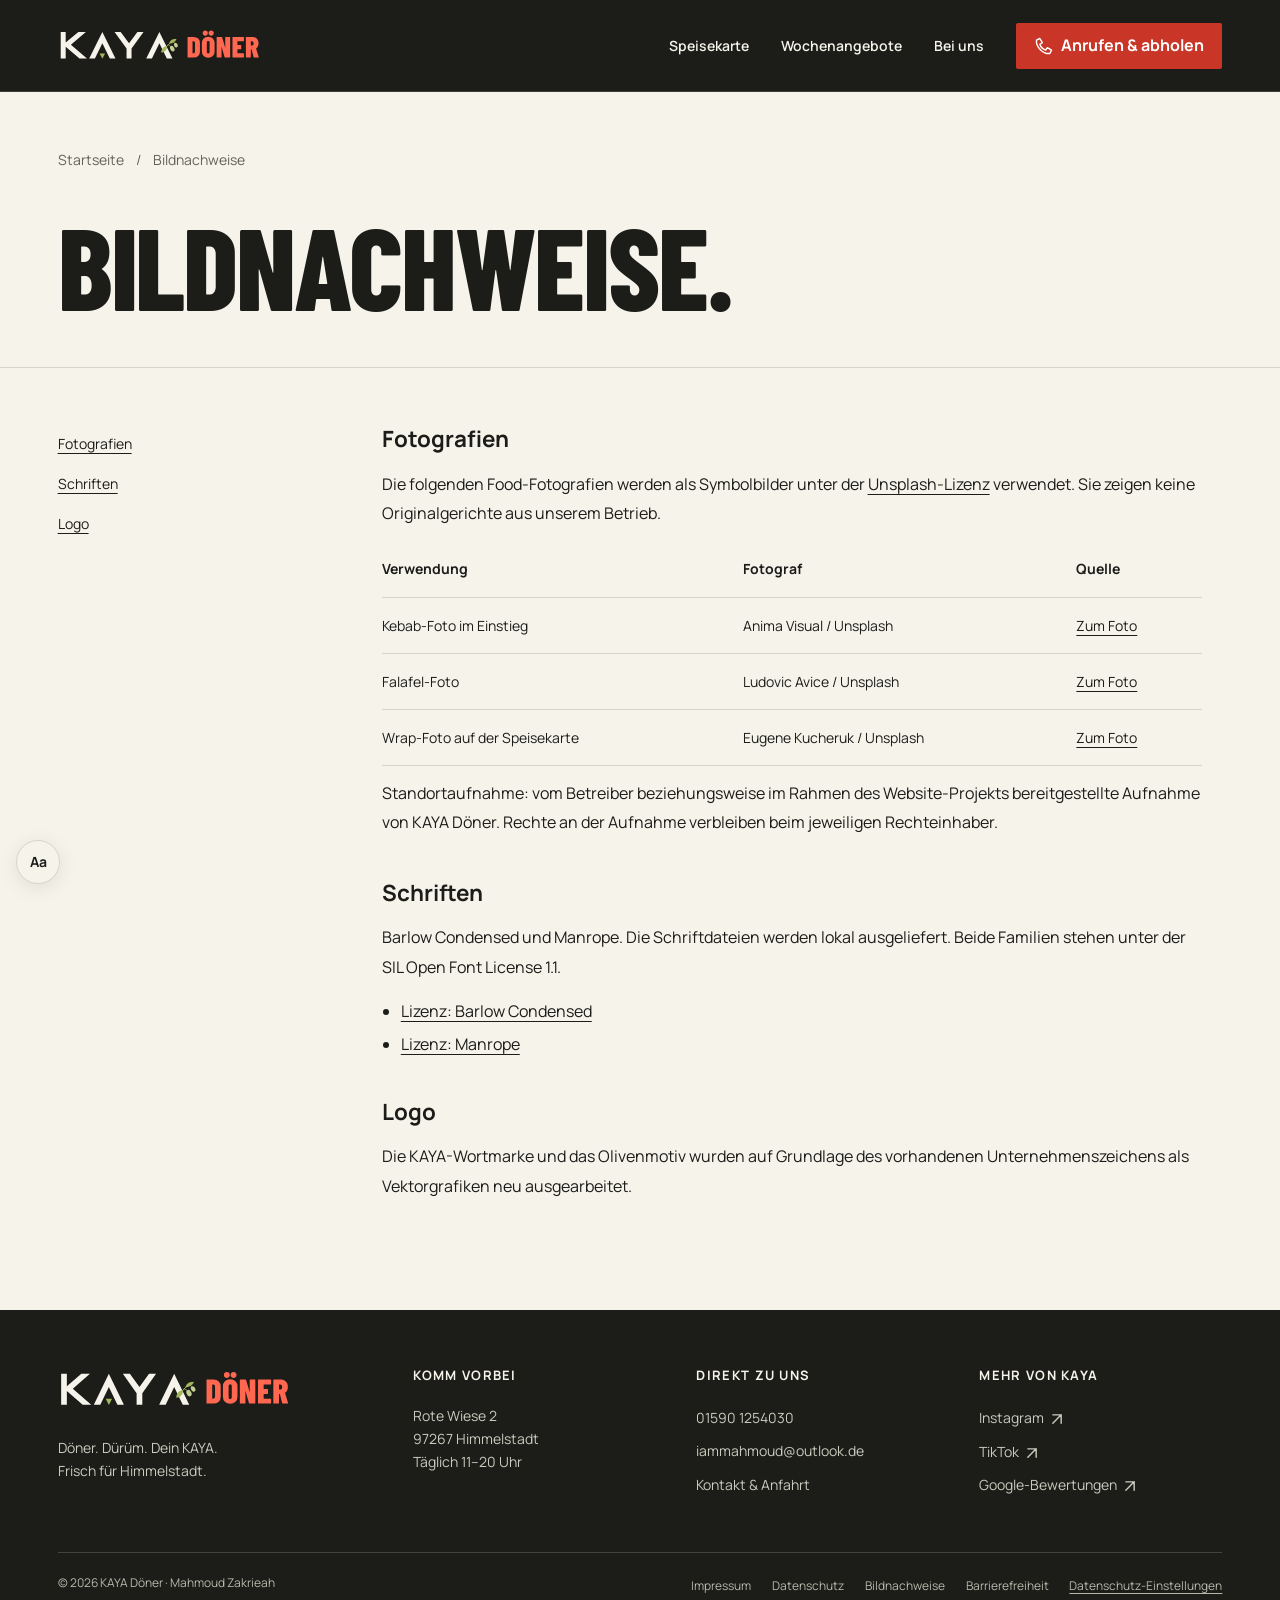
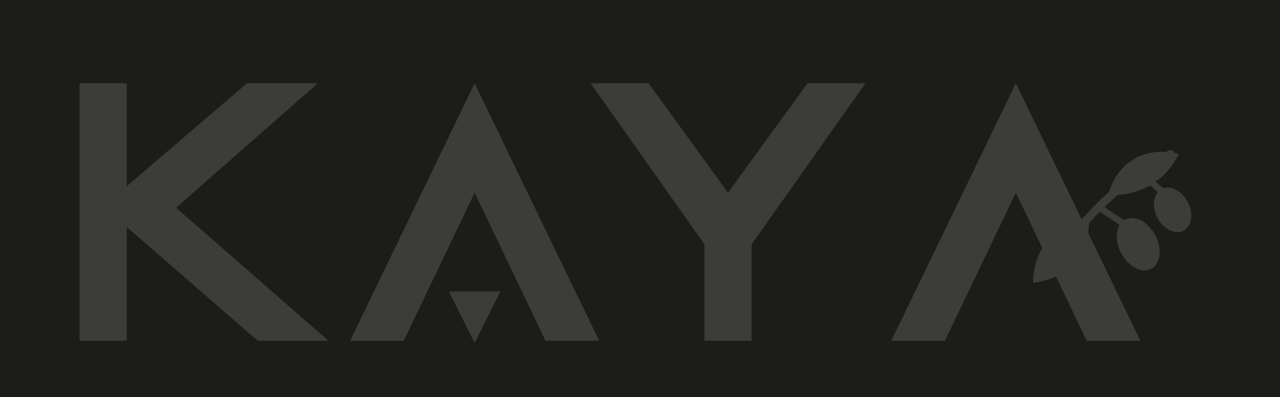
<file: bildnachweise.html>
<!doctype html><html lang="de"><head><meta charset="utf-8"><meta name="viewport" content="width=device-width, initial-scale=1, viewport-fit=cover"><title>Bildnachweise | KAYA Döner Himmelstadt</title><meta name="description" content="Quellen und Lizenzen der auf der KAYA-Döner-Website verwendeten Fotografien und lokal eingebundenen Schriften."><meta name="robots" content="noindex, follow"><meta name="theme-color" content="#1c1d19"><meta name="referrer" content="strict-origin-when-cross-origin"><link rel="canonical" href="https://kaya-doener-himmelstadt.de/bildnachweise.html"><link rel="icon" href="favicon.svg" type="image/svg+xml"><link rel="icon" href="favicon.ico" sizes="any"><link rel="apple-touch-icon" href="apple-touch-icon.png"><link rel="manifest" href="site.webmanifest"><link rel="preload" href="assets/fonts/barlow-condensed-800.woff" as="font" type="font/woff" crossorigin><link rel="stylesheet" href="assets/site.css?v=4b7ac59ea95b"><script src="assets/site.js?v=4b7ac59ea95b" defer></script><meta property="og:type" content="website"><meta property="og:locale" content="de_DE"><meta property="og:site_name" content="KAYA Döner Himmelstadt"><meta property="og:title" content="Bildnachweise | KAYA Döner Himmelstadt"><meta property="og:description" content="Quellen und Lizenzen der auf der KAYA-Döner-Website verwendeten Fotografien und lokal eingebundenen Schriften."><meta property="og:url" content="https://kaya-doener-himmelstadt.de/bildnachweise.html"><meta property="og:image" content="https://kaya-doener-himmelstadt.de/og-kaya-doener.jpg"><meta property="og:image:width" content="1200"><meta property="og:image:height" content="630"><meta property="og:image:alt" content="KAYA Döner – frischer Döner in Himmelstadt"><meta name="twitter:card" content="summary_large_image"><meta name="twitter:title" content="Bildnachweise | KAYA Döner Himmelstadt"><meta name="twitter:description" content="Quellen und Lizenzen der auf der KAYA-Döner-Website verwendeten Fotografien und lokal eingebundenen Schriften."><meta name="twitter:image" content="https://kaya-doener-himmelstadt.de/og-kaya-doener.jpg"><script type="application/ld+json">{"@context":"https://schema.org","@graph":[{"@type":"WebSite","@id":"https://kaya-doener-himmelstadt.de/#website","name":"KAYA Döner Himmelstadt","url":"https://kaya-doener-himmelstadt.de/","inLanguage":"de-DE"},{"@type":"Restaurant","@id":"https://kaya-doener-himmelstadt.de/#restaurant","name":"KAYA Döner","alternateName":"KAYA Döner Himmelstadt","url":"https://kaya-doener-himmelstadt.de/","telephone":"+4915901254030","email":"iammahmoud@outlook.de","priceRange":"€","currenciesAccepted":"EUR","servesCuisine":["Türkisch","Döner","Vegetarisch"],"address":{"@type":"PostalAddress","streetAddress":"Rote Wiese 2","postalCode":"97267","addressLocality":"Himmelstadt","addressRegion":"Bayern","addressCountry":"DE"},"openingHoursSpecification":[{"@type":"OpeningHoursSpecification","dayOfWeek":["Monday","Tuesday","Wednesday","Thursday","Friday","Saturday","Sunday"],"opens":"11:00","closes":"20:00"}],"hasMenu":"https://kaya-doener-himmelstadt.de/speisekarte.html","hasMap":"https://www.google.com/maps/search/?api=1&query=Rote+Wiese+2%2C+97267+Himmelstadt","logo":"https://kaya-doener-himmelstadt.de/assets/brand/kaya-horizontal-dark.svg","sameAs":["https://www.instagram.com/kayadoner_himmelstadt_/","https://www.tiktok.com/@kayadnerhimmelsta"],"description":"Döner, Dürüm, Falafel, Halloumi und hausgemachte Soßen in Himmelstadt. Vor Ort essen oder abholen."},{"@type":"WebPage","@id":"https://kaya-doener-himmelstadt.de/bildnachweise.html#page","url":"https://kaya-doener-himmelstadt.de/bildnachweise.html","name":"Bildnachweise | KAYA Döner Himmelstadt","inLanguage":"de-DE","isPartOf":{"@id":"https://kaya-doener-himmelstadt.de/#website"},"about":{"@id":"https://kaya-doener-himmelstadt.de/#restaurant"}},{"@type":"BreadcrumbList","itemListElement":[{"@type":"ListItem","position":1,"name":"Startseite","item":"https://kaya-doener-himmelstadt.de/"},{"@type":"ListItem","position":2,"name":"Bildnachweise","item":"https://kaya-doener-himmelstadt.de/bildnachweise.html"}]}]}</script><noscript><style>.js-only{display:none!important}@media(max-width:650px){.site-header{height:auto;position:relative}.nav-row{padding-block:1rem;flex-wrap:wrap}.nav{display:flex;flex-wrap:wrap;gap:1rem}.nav .button{display:none}.nav a{font-size:.8125rem}}</style></noscript></head><body><a class="skip" href="#main">Zum Inhalt springen</a>
 <header class="site-header"><div class="wrap nav-row">
 <a class="brand" href="/" aria-label="KAYA Döner – Startseite"><img src="assets/brand/kaya-horizontal-light.svg" width="906" height="158" alt="KAYA Döner"></a>
 <nav class="nav" aria-label="Hauptnavigation"><a href="speisekarte.html">Speisekarte</a><a href="/#angebote">Wochenangebote</a><a href="kontakt.html">Bei uns</a><a href="tel:+4915901254030" aria-label="Anrufen &amp; abholen · KAYA Döner · 01590 1254030" class="button compact"><svg class="icon" viewBox="0 0 24 24" aria-hidden="true" focusable="false"><path d="m7 3-4 2c-1 8 8 17 16 16l2-4-5-3-2 3c-3-1-6-4-7-7l3-2Z"/></svg><span class="nav-call-label">Anrufen & abholen</span></a></nav>
 <button class="nav-toggle js-only" id="nav-toggle" aria-label="Menü öffnen" aria-expanded="false" aria-controls="mobile-nav"><svg class="icon" viewBox="0 0 24 24" aria-hidden="true" focusable="false"><path d="M4 7h16M4 12h16M4 17h16"/></svg></button>
 </div></header>
 <nav class="mobile-nav" id="mobile-nav" aria-label="Mobile Navigation" hidden>
 <a href="/">Startseite</a><a href="speisekarte.html">Speisekarte</a><a href="/#angebote">Wochenangebote</a><a href="kontakt.html">Bei uns</a><a href="tel:+4915901254030" aria-label="Anrufen &amp; abholen · KAYA Döner · 01590 1254030" class="button"><svg class="icon" viewBox="0 0 24 24" aria-hidden="true" focusable="false"><path d="m7 3-4 2c-1 8 8 17 16 16l2-4-5-3-2 3c-3-1-6-4-7-7l3-2Z"/></svg>01590 1254030</a><p class="small">Rote Wiese 2 · 97267 Himmelstadt<br>Täglich 11–20 Uhr</p>
 </nav><main id="main" tabindex="-1"><section class="page-intro"><div class="wrap"><nav class="breadcrumbs" aria-label="Brotkrumennavigation"><a href="/">Startseite</a><span aria-hidden="true">/</span><span aria-current="page">Bildnachweise</span></nav><div class="intro-flex"><div><h1>Bild<wbr>nachweise.</h1></div></div></div></section><div class="wrap legal-layout"><nav class="legal-aside" aria-label="Auf dieser Seite"><a href="#fotos">Fotografien</a><a href="#schriften">Schriften</a><a href="#marke">Logo</a></nav><article class="legal-content"><h2 id="fotos">Fotografien</h2><p>Die folgenden Food-Fotografien werden als Symbolbilder unter der <a href="https://unsplash.com/license" target="_blank" rel="noopener noreferrer">Unsplash-Lizenz</a> verwendet. Sie zeigen keine Originalgerichte aus unserem Betrieb.</p><table class="source-table"><thead><tr><th>Verwendung</th><th>Fotograf</th><th>Quelle</th></tr></thead><tbody><tr><td>Kebab-Foto im Einstieg</td><td>Anima Visual / Unsplash</td><td><a href="https://unsplash.com/photos/jhTzMj5aJQk" target="_blank" rel="noopener noreferrer">Zum Foto</a></td></tr><tr><td>Falafel-Foto</td><td>Ludovic Avice / Unsplash</td><td><a href="https://unsplash.com/photos/SZGNQxd0HfI" target="_blank" rel="noopener noreferrer">Zum Foto</a></td></tr><tr><td>Wrap-Foto auf der Speisekarte</td><td>Eugene Kucheruk / Unsplash</td><td><a href="https://unsplash.com/photos/TvcjBk5y0wU" target="_blank" rel="noopener noreferrer">Zum Foto</a></td></tr></tbody></table><p>Standortaufnahme: vom Betreiber beziehungsweise im Rahmen des Website-Projekts bereitgestellte Aufnahme von KAYA Döner. Rechte an der Aufnahme verbleiben beim jeweiligen Rechteinhaber.</p><h2 id="schriften">Schriften</h2><p>Barlow Condensed und Manrope. Die Schriftdateien werden lokal ausgeliefert. Beide Familien stehen unter der SIL Open Font License 1.1.</p><ul><li><a href="assets/fonts/barlowcondensed-OFL.txt">Lizenz: Barlow Condensed</a></li><li><a href="assets/fonts/manrope-OFL.txt">Lizenz: Manrope</a></li></ul><h2 id="marke">Logo</h2><p>Die KAYA-Wortmarke und das Olivenmotiv wurden auf Grundlage des vorhandenen Unternehmenszeichens als Vektorgrafiken neu ausgearbeitet.</p></article></div></main><footer class="site-footer"><div class="wrap">
 <div class="footer-top">
 <div class="footer-brand"><a href="/" aria-label="KAYA Döner – Startseite"><img src="assets/brand/kaya-horizontal-light.svg" width="906" height="158" alt="KAYA Döner" loading="lazy"></a><p>Döner. Dürüm. Dein KAYA.<br>Frisch für Himmelstadt.</p></div>
 <div><h2>Komm vorbei</h2><p>Rote Wiese 2<br>97267 Himmelstadt<br>Täglich 11–20 Uhr</p></div>
 <div><h2>Direkt zu uns</h2><ul><li><a href="tel:+4915901254030" aria-label="Anrufen &amp; abholen · KAYA Döner · 01590 1254030">01590 1254030</a></li><li><a href="mailto:iammahmoud@outlook.de">iammahmoud@outlook.de</a></li><li><a href="kontakt.html">Kontakt & Anfahrt</a></li></ul></div>
 <div><h2>Mehr von KAYA</h2><ul><li><a href="https://www.instagram.com/kayadoner_himmelstadt_/" target="_blank" rel="noopener noreferrer">Instagram <svg class="icon" viewBox="0 0 24 24" aria-hidden="true" focusable="false"><path d="M7 17 17 7M7 7h10v10"/></svg></a></li><li><a href="https://www.tiktok.com/@kayadnerhimmelsta" target="_blank" rel="noopener noreferrer">TikTok <svg class="icon" viewBox="0 0 24 24" aria-hidden="true" focusable="false"><path d="M7 17 17 7M7 7h10v10"/></svg></a></li><li><a href="https://www.google.com/maps/search/?api=1&amp;query=KAYA+D%C3%B6ner+Himmelstadt" target="_blank" rel="noopener noreferrer">Google-Bewertungen <svg class="icon" viewBox="0 0 24 24" aria-hidden="true" focusable="false"><path d="M7 17 17 7M7 7h10v10"/></svg></a></li></ul></div>
 </div><div class="footer-bottom"><span>© 2026 KAYA Döner · Mahmoud Zakrieah</span><div><a href="impressum.html">Impressum</a><a href="datenschutz.html">Datenschutz</a><a href="bildnachweise.html">Bildnachweise</a><a href="barrierefreiheit.html">Barrierefreiheit</a><button class="js-only" data-privacy-settings>Datenschutz-Einstellungen</button></div></div>
 <div class="giant-brand" aria-hidden="true"><img src="assets/brand/kaya-wordmark-white.svg" width="542" height="150" alt="" loading="lazy"></div></div></footer>
 <nav class="mobile-bar" aria-label="Schnellzugriff"><a href="speisekarte.html" class="button ink">Speisekarte <svg class="icon" viewBox="0 0 24 24" aria-hidden="true" focusable="false"><path d="M5 12h14M13 6l6 6-6 6"/></svg></a><a href="tel:+4915901254030" aria-label="Anrufen &amp; abholen · KAYA Döner · 01590 1254030" class="button"><svg class="icon" viewBox="0 0 24 24" aria-hidden="true" focusable="false"><path d="m7 3-4 2c-1 8 8 17 16 16l2-4-5-3-2 3c-3-1-6-4-7-7l3-2Z"/></svg>Anrufen</a></nav>
 <details class="accessibility js-only"><summary aria-label="Lesbarkeit einstellen">Aa</summary><div class="access-panel"><h2>Lesbarkeit</h2><div class="settings-row"><span>Schrift <span id="font-level" aria-live="polite">100 %</span></span><div><button id="font-minus" aria-label="Schrift verkleinern">A−</button> <button id="font-plus" aria-label="Schrift vergrößern">A+</button></div></div><div class="settings-row"><span>Mehr Kontrast</span><button id="contrast-toggle" aria-pressed="false">Aus</button></div><button class="reset" id="reading-reset">Zurücksetzen</button></div></details>
 <dialog class="privacy-dialog" id="privacy-dialog" aria-labelledby="privacy-title" aria-describedby="privacy-description"><h2 id="privacy-title">Deine Privatsphäre.</h2><p id="privacy-description">Wir verwenden keine Analyse- oder Marketingdienste. Die optionale Google-Karte wird nur mit deiner Einwilligung geladen. Dabei kann Google deine IP-Adresse und Geräteinformationen verarbeiten, auch in den USA. Mehr dazu in unserer <a href="datenschutz.html#karte">Datenschutzerklärung</a>.</p><p class="small" data-consent-status>Google Maps ist deaktiviert.</p><div class="actions"><button class="button ink" id="privacy-decline">Ohne Google Maps</button><button class="button" id="privacy-accept">Google Maps erlauben</button></div><button id="privacy-close" class="dialog-close">Schließen</button></dialog></body></html>
</file>
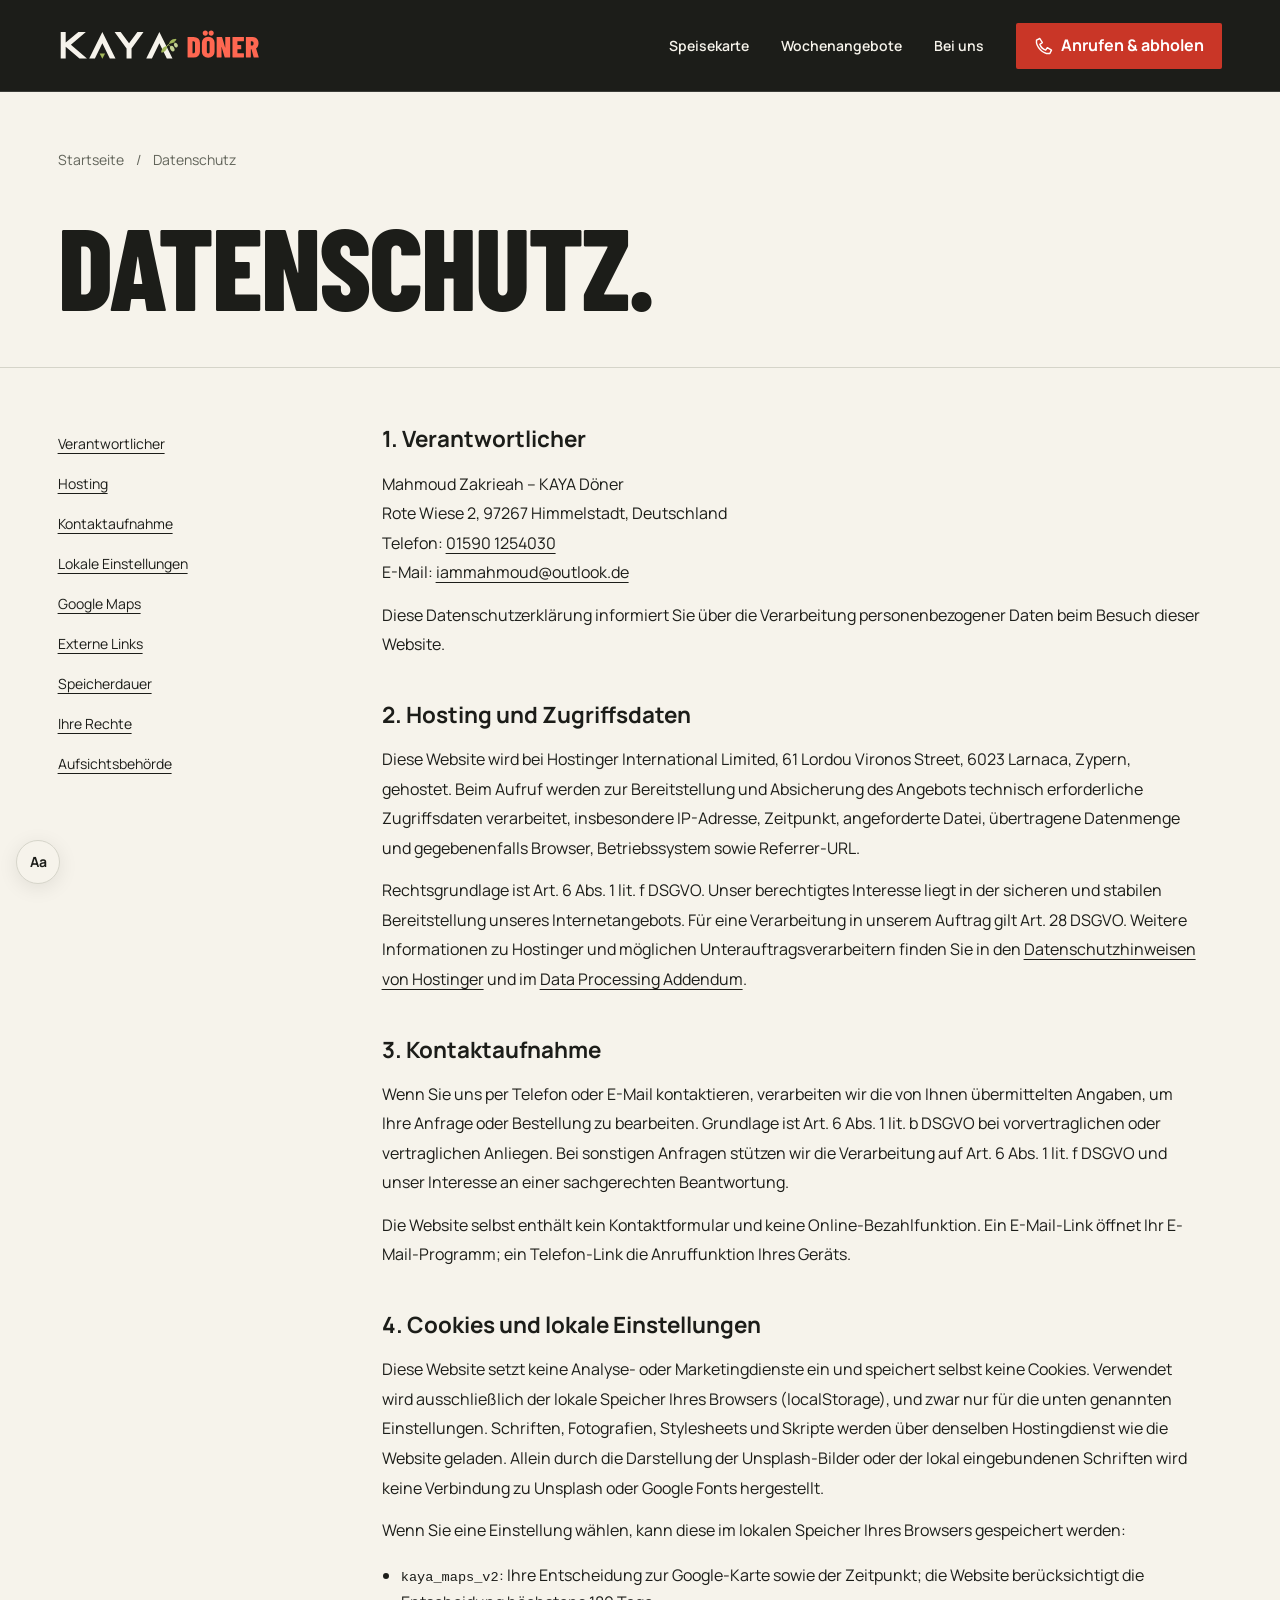
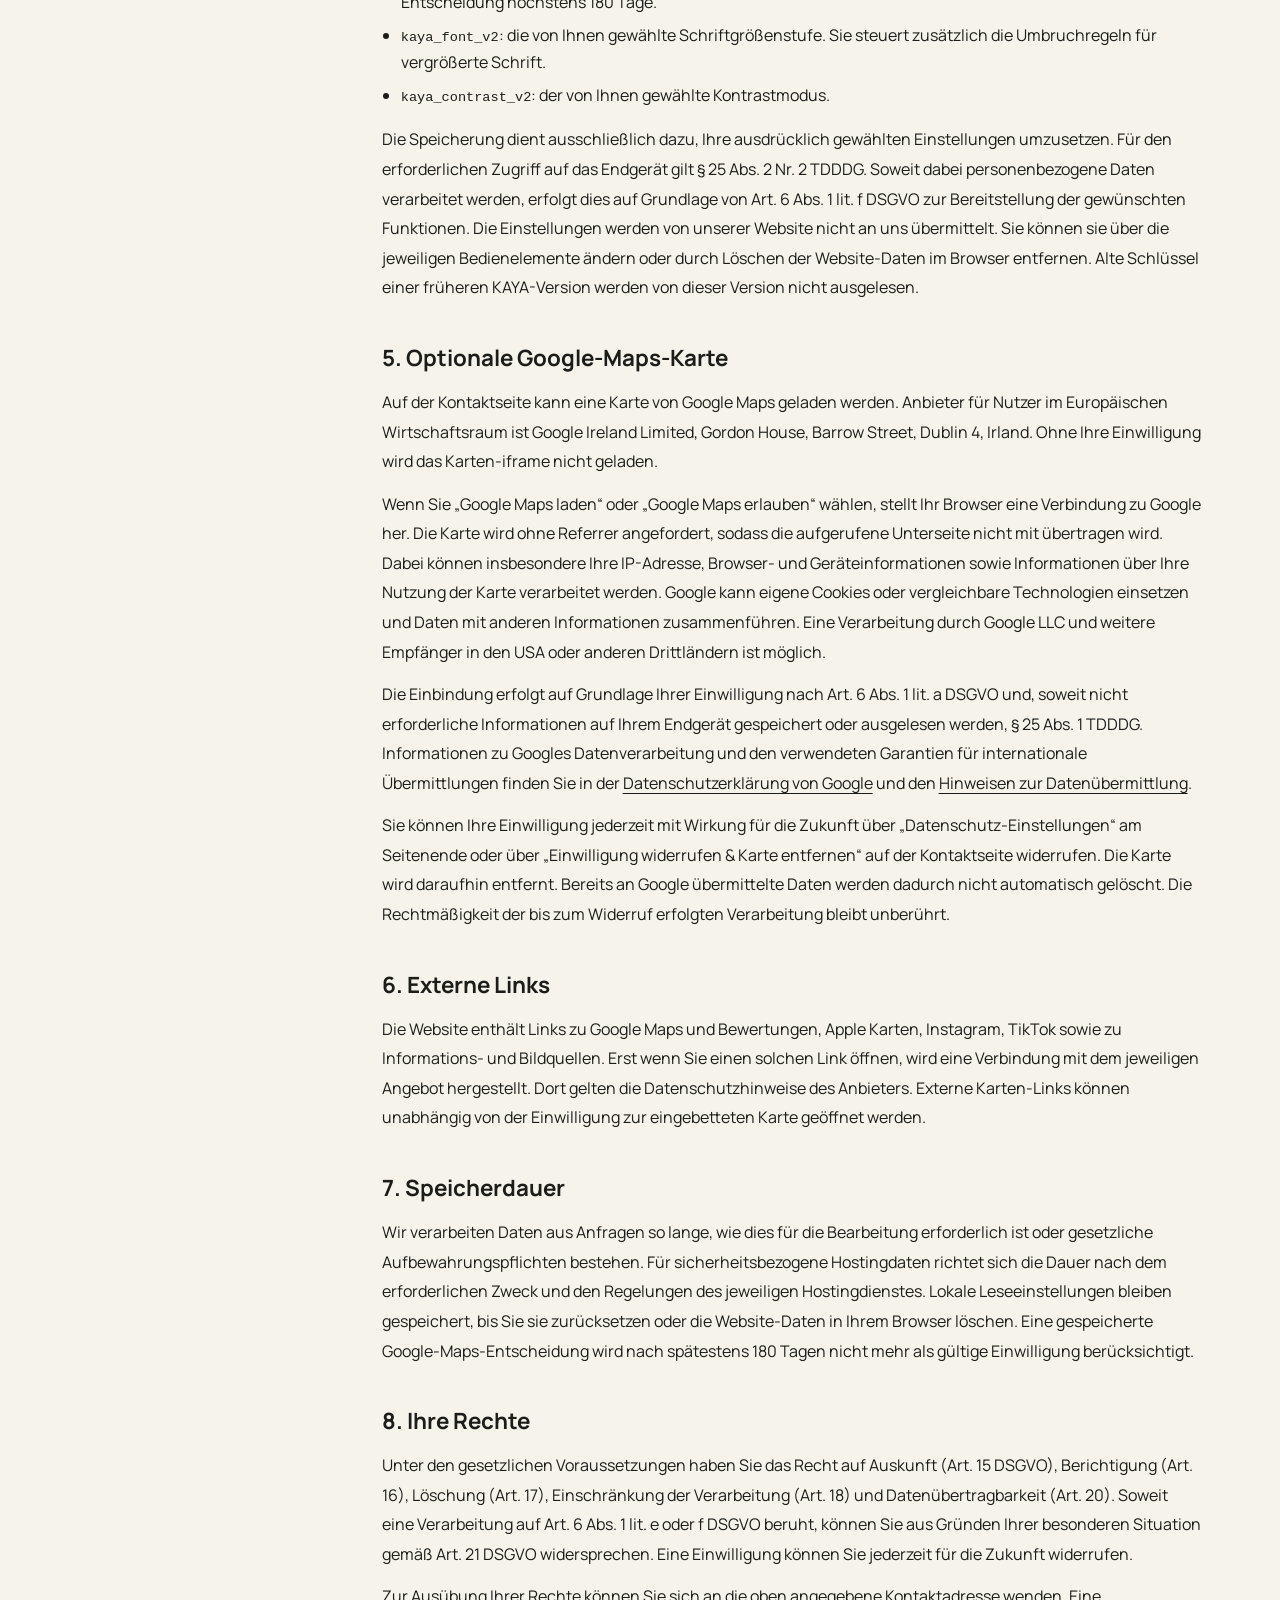
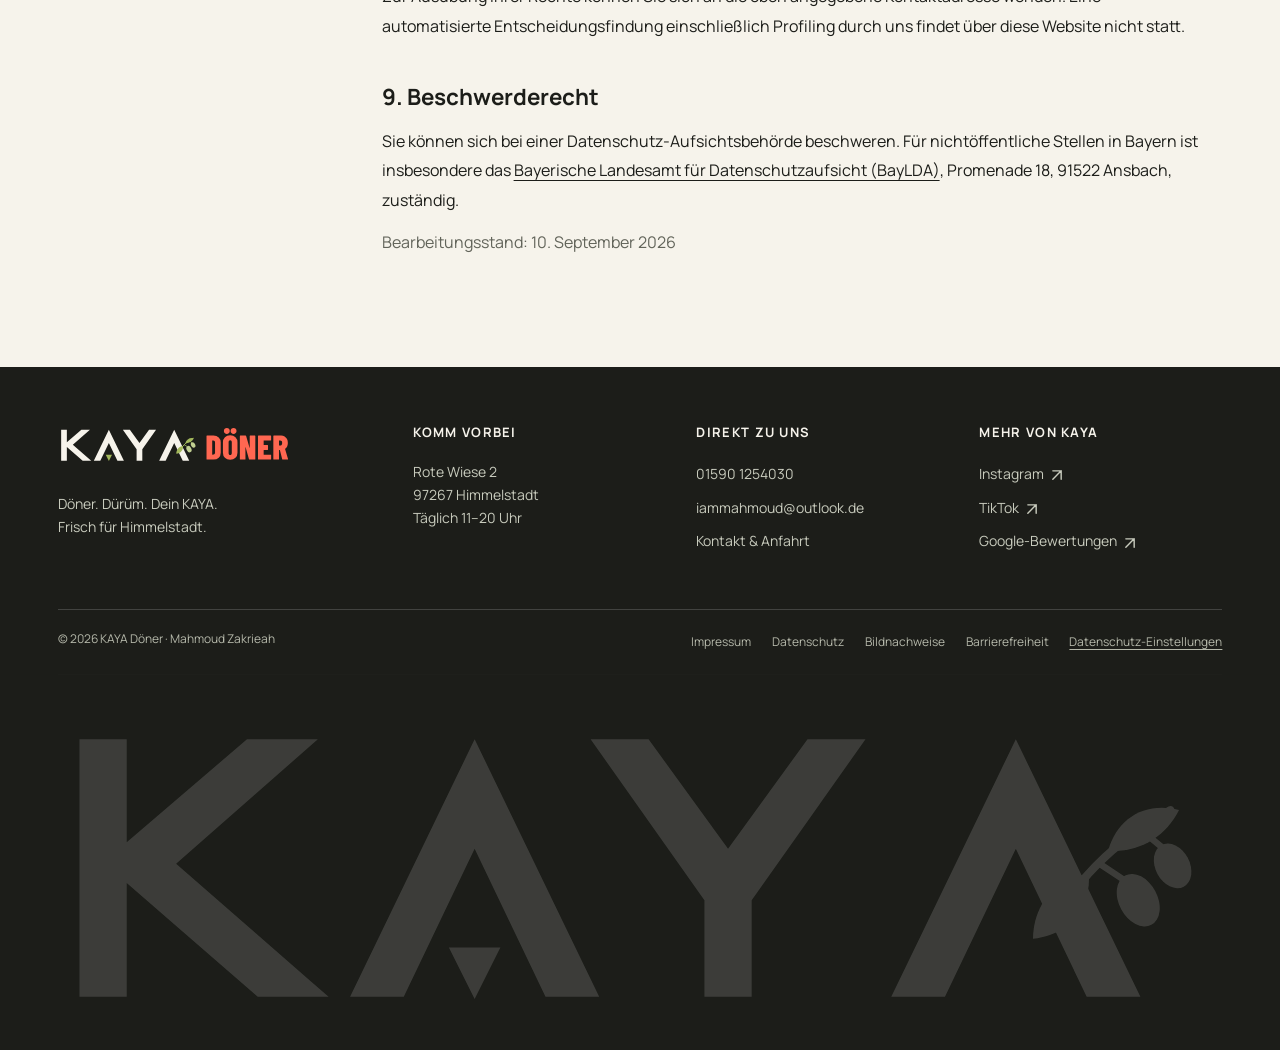
<file: datenschutz.html>
<!doctype html><html lang="de"><head><meta charset="utf-8"><meta name="viewport" content="width=device-width, initial-scale=1, viewport-fit=cover"><title>Datenschutz | KAYA Döner Himmelstadt</title><meta name="description" content="Informationen zur Datenverarbeitung bei KAYA Döner: Hosting, Kontaktaufnahme, lokale Einstellungen und die optionale Google-Maps-Karte."><meta name="robots" content="noindex, follow"><meta name="theme-color" content="#1c1d19"><meta name="referrer" content="strict-origin-when-cross-origin"><link rel="canonical" href="https://kaya-doener-himmelstadt.de/datenschutz.html"><link rel="icon" href="favicon.svg" type="image/svg+xml"><link rel="icon" href="favicon.ico" sizes="any"><link rel="apple-touch-icon" href="apple-touch-icon.png"><link rel="manifest" href="site.webmanifest"><link rel="preload" href="assets/fonts/barlow-condensed-800.woff" as="font" type="font/woff" crossorigin><link rel="stylesheet" href="assets/site.css?v=4b7ac59ea95b"><script src="assets/site.js?v=4b7ac59ea95b" defer></script><meta property="og:type" content="website"><meta property="og:locale" content="de_DE"><meta property="og:site_name" content="KAYA Döner Himmelstadt"><meta property="og:title" content="Datenschutz | KAYA Döner Himmelstadt"><meta property="og:description" content="Informationen zur Datenverarbeitung bei KAYA Döner: Hosting, Kontaktaufnahme, lokale Einstellungen und die optionale Google-Maps-Karte."><meta property="og:url" content="https://kaya-doener-himmelstadt.de/datenschutz.html"><meta property="og:image" content="https://kaya-doener-himmelstadt.de/og-kaya-doener.jpg"><meta property="og:image:width" content="1200"><meta property="og:image:height" content="630"><meta property="og:image:alt" content="KAYA Döner – frischer Döner in Himmelstadt"><meta name="twitter:card" content="summary_large_image"><meta name="twitter:title" content="Datenschutz | KAYA Döner Himmelstadt"><meta name="twitter:description" content="Informationen zur Datenverarbeitung bei KAYA Döner: Hosting, Kontaktaufnahme, lokale Einstellungen und die optionale Google-Maps-Karte."><meta name="twitter:image" content="https://kaya-doener-himmelstadt.de/og-kaya-doener.jpg"><script type="application/ld+json">{"@context":"https://schema.org","@graph":[{"@type":"WebSite","@id":"https://kaya-doener-himmelstadt.de/#website","name":"KAYA Döner Himmelstadt","url":"https://kaya-doener-himmelstadt.de/","inLanguage":"de-DE"},{"@type":"Restaurant","@id":"https://kaya-doener-himmelstadt.de/#restaurant","name":"KAYA Döner","alternateName":"KAYA Döner Himmelstadt","url":"https://kaya-doener-himmelstadt.de/","telephone":"+4915901254030","email":"iammahmoud@outlook.de","priceRange":"€","currenciesAccepted":"EUR","servesCuisine":["Türkisch","Döner","Vegetarisch"],"address":{"@type":"PostalAddress","streetAddress":"Rote Wiese 2","postalCode":"97267","addressLocality":"Himmelstadt","addressRegion":"Bayern","addressCountry":"DE"},"openingHoursSpecification":[{"@type":"OpeningHoursSpecification","dayOfWeek":["Monday","Tuesday","Wednesday","Thursday","Friday","Saturday","Sunday"],"opens":"11:00","closes":"20:00"}],"hasMenu":"https://kaya-doener-himmelstadt.de/speisekarte.html","hasMap":"https://www.google.com/maps/search/?api=1&query=Rote+Wiese+2%2C+97267+Himmelstadt","logo":"https://kaya-doener-himmelstadt.de/assets/brand/kaya-horizontal-dark.svg","sameAs":["https://www.instagram.com/kayadoner_himmelstadt_/","https://www.tiktok.com/@kayadnerhimmelsta"],"description":"Döner, Dürüm, Falafel, Halloumi und hausgemachte Soßen in Himmelstadt. Vor Ort essen oder abholen."},{"@type":"WebPage","@id":"https://kaya-doener-himmelstadt.de/datenschutz.html#page","url":"https://kaya-doener-himmelstadt.de/datenschutz.html","name":"Datenschutz | KAYA Döner Himmelstadt","inLanguage":"de-DE","isPartOf":{"@id":"https://kaya-doener-himmelstadt.de/#website"},"about":{"@id":"https://kaya-doener-himmelstadt.de/#restaurant"}},{"@type":"BreadcrumbList","itemListElement":[{"@type":"ListItem","position":1,"name":"Startseite","item":"https://kaya-doener-himmelstadt.de/"},{"@type":"ListItem","position":2,"name":"Datenschutz","item":"https://kaya-doener-himmelstadt.de/datenschutz.html"}]}]}</script><noscript><style>.js-only{display:none!important}@media(max-width:650px){.site-header{height:auto;position:relative}.nav-row{padding-block:1rem;flex-wrap:wrap}.nav{display:flex;flex-wrap:wrap;gap:1rem}.nav .button{display:none}.nav a{font-size:.8125rem}}</style></noscript></head><body><a class="skip" href="#main">Zum Inhalt springen</a>
 <header class="site-header"><div class="wrap nav-row">
 <a class="brand" href="/" aria-label="KAYA Döner – Startseite"><img src="assets/brand/kaya-horizontal-light.svg" width="906" height="158" alt="KAYA Döner"></a>
 <nav class="nav" aria-label="Hauptnavigation"><a href="speisekarte.html">Speisekarte</a><a href="/#angebote">Wochenangebote</a><a href="kontakt.html">Bei uns</a><a href="tel:+4915901254030" aria-label="Anrufen &amp; abholen · KAYA Döner · 01590 1254030" class="button compact"><svg class="icon" viewBox="0 0 24 24" aria-hidden="true" focusable="false"><path d="m7 3-4 2c-1 8 8 17 16 16l2-4-5-3-2 3c-3-1-6-4-7-7l3-2Z"/></svg><span class="nav-call-label">Anrufen & abholen</span></a></nav>
 <button class="nav-toggle js-only" id="nav-toggle" aria-label="Menü öffnen" aria-expanded="false" aria-controls="mobile-nav"><svg class="icon" viewBox="0 0 24 24" aria-hidden="true" focusable="false"><path d="M4 7h16M4 12h16M4 17h16"/></svg></button>
 </div></header>
 <nav class="mobile-nav" id="mobile-nav" aria-label="Mobile Navigation" hidden>
 <a href="/">Startseite</a><a href="speisekarte.html">Speisekarte</a><a href="/#angebote">Wochenangebote</a><a href="kontakt.html">Bei uns</a><a href="tel:+4915901254030" aria-label="Anrufen &amp; abholen · KAYA Döner · 01590 1254030" class="button"><svg class="icon" viewBox="0 0 24 24" aria-hidden="true" focusable="false"><path d="m7 3-4 2c-1 8 8 17 16 16l2-4-5-3-2 3c-3-1-6-4-7-7l3-2Z"/></svg>01590 1254030</a><p class="small">Rote Wiese 2 · 97267 Himmelstadt<br>Täglich 11–20 Uhr</p>
 </nav><main id="main" tabindex="-1"><section class="page-intro"><div class="wrap"><nav class="breadcrumbs" aria-label="Brotkrumennavigation"><a href="/">Startseite</a><span aria-hidden="true">/</span><span aria-current="page">Datenschutz</span></nav><div class="intro-flex"><div><h1>Daten<wbr>schutz.</h1></div></div></div></section><div class="wrap legal-layout"><nav class="legal-aside" aria-label="Auf dieser Seite"><a href="#verantwortlicher">Verantwortlicher</a><a href="#hosting">Hosting</a><a href="#kontaktaufnahme">Kontaktaufnahme</a><a href="#speicher">Lokale Einstellungen</a><a href="#karte">Google Maps</a><a href="#links">Externe Links</a><a href="#dauer">Speicherdauer</a><a href="#rechte">Ihre Rechte</a><a href="#aufsicht">Aufsichtsbehörde</a></nav><article class="legal-content"><h2 id="verantwortlicher">1. Verantwortlicher</h2><p>Mahmoud Zakrieah – KAYA Döner<br>Rote Wiese 2, 97267 Himmelstadt, Deutschland<br>Telefon: <a href="tel:+4915901254030" aria-label="Anrufen &amp; abholen · KAYA Döner · 01590 1254030">01590 1254030</a><br>E-Mail: <a href="mailto:iammahmoud@outlook.de">iammahmoud@outlook.de</a></p><p>Diese Datenschutzerklärung informiert Sie über die Verarbeitung personenbezogener Daten beim Besuch dieser Website.</p><h2 id="hosting">2. Hosting und Zugriffsdaten</h2><p>Diese Website wird bei Hostinger International Limited, 61 Lordou Vironos Street, 6023 Larnaca, Zypern, gehostet. Beim Aufruf werden zur Bereitstellung und Absicherung des Angebots technisch erforderliche Zugriffsdaten verarbeitet, insbesondere IP-Adresse, Zeitpunkt, angeforderte Datei, übertragene Datenmenge und gegebenenfalls Browser, Betriebssystem sowie Referrer-URL.</p><p>Rechtsgrundlage ist Art. 6 Abs. 1 lit. f DSGVO. Unser berechtigtes Interesse liegt in der sicheren und stabilen Bereitstellung unseres Internetangebots. Für eine Verarbeitung in unserem Auftrag gilt Art. 28 DSGVO. Weitere Informationen zu Hostinger und möglichen Unterauftragsverarbeitern finden Sie in den <a href="https://www.hostinger.com/legal/privacy-policy" target="_blank" rel="noopener noreferrer">Datenschutzhinweisen von Hostinger</a> und im <a href="https://www.hostinger.com/legal/data-processing-addendum" target="_blank" rel="noopener noreferrer">Data Processing Addendum</a>.</p><h2 id="kontaktaufnahme">3. Kontaktaufnahme</h2><p>Wenn Sie uns per Telefon oder E-Mail kontaktieren, verarbeiten wir die von Ihnen übermittelten Angaben, um Ihre Anfrage oder Bestellung zu bearbeiten. Grundlage ist Art. 6 Abs. 1 lit. b DSGVO bei vorvertraglichen oder vertraglichen Anliegen. Bei sonstigen Anfragen stützen wir die Verarbeitung auf Art. 6 Abs. 1 lit. f DSGVO und unser Interesse an einer sachgerechten Beantwortung.</p><p>Die Website selbst enthält kein Kontaktformular und keine Online-Bezahlfunktion. Ein E-Mail-Link öffnet Ihr E-Mail-Programm; ein Telefon-Link die Anruffunktion Ihres Geräts.</p><h2 id="speicher">4. Cookies und lokale Einstellungen</h2><p>Diese Website setzt keine Analyse- oder Marketingdienste ein und speichert selbst keine Cookies. Verwendet wird ausschließlich der lokale Speicher Ihres Browsers (localStorage), und zwar nur für die unten genannten Einstellungen. Schriften, Fotografien, Stylesheets und Skripte werden über denselben Hostingdienst wie die Website geladen. Allein durch die Darstellung der Unsplash-Bilder oder der lokal eingebundenen Schriften wird keine Verbindung zu Unsplash oder Google Fonts hergestellt.</p><p>Wenn Sie eine Einstellung wählen, kann diese im lokalen Speicher Ihres Browsers gespeichert werden:</p><ul><li><code>kaya_maps_v2</code>: Ihre Entscheidung zur Google-Karte sowie der Zeitpunkt; die Website berücksichtigt die Entscheidung höchstens 180 Tage.</li><li><code>kaya_font_v2</code>: die von Ihnen gewählte Schriftgrößenstufe. Sie steuert zusätzlich die Umbruchregeln für vergrößerte Schrift.</li><li><code>kaya_contrast_v2</code>: der von Ihnen gewählte Kontrastmodus.</li></ul><p>Die Speicherung dient ausschließlich dazu, Ihre ausdrücklich gewählten Einstellungen umzusetzen. Für den erforderlichen Zugriff auf das Endgerät gilt § 25 Abs. 2 Nr. 2 TDDDG. Soweit dabei personenbezogene Daten verarbeitet werden, erfolgt dies auf Grundlage von Art. 6 Abs. 1 lit. f DSGVO zur Bereitstellung der gewünschten Funktionen. Die Einstellungen werden von unserer Website nicht an uns übermittelt. Sie können sie über die jeweiligen Bedienelemente ändern oder durch Löschen der Website-Daten im Browser entfernen. Alte Schlüssel einer früheren KAYA-Version werden von dieser Version nicht ausgelesen.</p><h2 id="karte">5. Optionale Google-Maps-Karte</h2><p>Auf der Kontaktseite kann eine Karte von Google Maps geladen werden. Anbieter für Nutzer im Europäischen Wirtschaftsraum ist Google Ireland Limited, Gordon House, Barrow Street, Dublin 4, Irland. Ohne Ihre Einwilligung wird das Karten-iframe nicht geladen.</p><p>Wenn Sie „Google Maps laden“ oder „Google Maps erlauben“ wählen, stellt Ihr Browser eine Verbindung zu Google her. Die Karte wird ohne Referrer angefordert, sodass die aufgerufene Unterseite nicht mit übertragen wird. Dabei können insbesondere Ihre IP-Adresse, Browser- und Geräteinformationen sowie Informationen über Ihre Nutzung der Karte verarbeitet werden. Google kann eigene Cookies oder vergleichbare Technologien einsetzen und Daten mit anderen Informationen zusammenführen. Eine Verarbeitung durch Google LLC und weitere Empfänger in den USA oder anderen Drittländern ist möglich.</p><p>Die Einbindung erfolgt auf Grundlage Ihrer Einwilligung nach Art. 6 Abs. 1 lit. a DSGVO und, soweit nicht erforderliche Informationen auf Ihrem Endgerät gespeichert oder ausgelesen werden, § 25 Abs. 1 TDDDG. Informationen zu Googles Datenverarbeitung und den verwendeten Garantien für internationale Übermittlungen finden Sie in der <a href="https://policies.google.com/privacy?hl=de" target="_blank" rel="noopener noreferrer">Datenschutzerklärung von Google</a> und den <a href="https://policies.google.com/privacy/frameworks?hl=de" target="_blank" rel="noopener noreferrer">Hinweisen zur Datenübermittlung</a>.</p><p>Sie können Ihre Einwilligung jederzeit mit Wirkung für die Zukunft über „Datenschutz-Einstellungen“ am Seitenende oder über „Einwilligung widerrufen & Karte entfernen“ auf der Kontaktseite widerrufen. Die Karte wird daraufhin entfernt. Bereits an Google übermittelte Daten werden dadurch nicht automatisch gelöscht. Die Rechtmäßigkeit der bis zum Widerruf erfolgten Verarbeitung bleibt unberührt.</p><h2 id="links">6. Externe Links</h2><p>Die Website enthält Links zu Google Maps und Bewertungen, Apple Karten, Instagram, TikTok sowie zu Informations- und Bildquellen. Erst wenn Sie einen solchen Link öffnen, wird eine Verbindung mit dem jeweiligen Angebot hergestellt. Dort gelten die Datenschutzhinweise des Anbieters. Externe Karten-Links können unabhängig von der Einwilligung zur eingebetteten Karte geöffnet werden.</p><h2 id="dauer">7. Speicherdauer</h2><p>Wir verarbeiten Daten aus Anfragen so lange, wie dies für die Bearbeitung erforderlich ist oder gesetzliche Aufbewahrungspflichten bestehen. Für sicherheitsbezogene Hostingdaten richtet sich die Dauer nach dem erforderlichen Zweck und den Regelungen des jeweiligen Hostingdienstes. Lokale Leseeinstellungen bleiben gespeichert, bis Sie sie zurücksetzen oder die Website-Daten in Ihrem Browser löschen. Eine gespeicherte Google-Maps-Entscheidung wird nach spätestens 180 Tagen nicht mehr als gültige Einwilligung berücksichtigt.</p><h2 id="rechte">8. Ihre Rechte</h2><p>Unter den gesetzlichen Voraussetzungen haben Sie das Recht auf Auskunft (Art. 15 DSGVO), Berichtigung (Art. 16), Löschung (Art. 17), Einschränkung der Verarbeitung (Art. 18) und Datenübertragbarkeit (Art. 20). Soweit eine Verarbeitung auf Art. 6 Abs. 1 lit. e oder f DSGVO beruht, können Sie aus Gründen Ihrer besonderen Situation gemäß Art. 21 DSGVO widersprechen. Eine Einwilligung können Sie jederzeit für die Zukunft widerrufen.</p><p>Zur Ausübung Ihrer Rechte können Sie sich an die oben angegebene Kontaktadresse wenden. Eine automatisierte Entscheidungsfindung einschließlich Profiling durch uns findet über diese Website nicht statt.</p><h2 id="aufsicht">9. Beschwerderecht</h2><p>Sie können sich bei einer Datenschutz-Aufsichtsbehörde beschweren. Für nichtöffentliche Stellen in Bayern ist insbesondere das <a href="https://www.lda.bayern.de/" target="_blank" rel="noopener noreferrer">Bayerische Landesamt für Datenschutzaufsicht (BayLDA)</a>, Promenade 18, 91522 Ansbach, zuständig.</p><p class="muted small">Bearbeitungsstand: 10. September 2026</p></article></div></main><footer class="site-footer"><div class="wrap">
 <div class="footer-top">
 <div class="footer-brand"><a href="/" aria-label="KAYA Döner – Startseite"><img src="assets/brand/kaya-horizontal-light.svg" width="906" height="158" alt="KAYA Döner" loading="lazy"></a><p>Döner. Dürüm. Dein KAYA.<br>Frisch für Himmelstadt.</p></div>
 <div><h2>Komm vorbei</h2><p>Rote Wiese 2<br>97267 Himmelstadt<br>Täglich 11–20 Uhr</p></div>
 <div><h2>Direkt zu uns</h2><ul><li><a href="tel:+4915901254030" aria-label="Anrufen &amp; abholen · KAYA Döner · 01590 1254030">01590 1254030</a></li><li><a href="mailto:iammahmoud@outlook.de">iammahmoud@outlook.de</a></li><li><a href="kontakt.html">Kontakt & Anfahrt</a></li></ul></div>
 <div><h2>Mehr von KAYA</h2><ul><li><a href="https://www.instagram.com/kayadoner_himmelstadt_/" target="_blank" rel="noopener noreferrer">Instagram <svg class="icon" viewBox="0 0 24 24" aria-hidden="true" focusable="false"><path d="M7 17 17 7M7 7h10v10"/></svg></a></li><li><a href="https://www.tiktok.com/@kayadnerhimmelsta" target="_blank" rel="noopener noreferrer">TikTok <svg class="icon" viewBox="0 0 24 24" aria-hidden="true" focusable="false"><path d="M7 17 17 7M7 7h10v10"/></svg></a></li><li><a href="https://www.google.com/maps/search/?api=1&amp;query=KAYA+D%C3%B6ner+Himmelstadt" target="_blank" rel="noopener noreferrer">Google-Bewertungen <svg class="icon" viewBox="0 0 24 24" aria-hidden="true" focusable="false"><path d="M7 17 17 7M7 7h10v10"/></svg></a></li></ul></div>
 </div><div class="footer-bottom"><span>© 2026 KAYA Döner · Mahmoud Zakrieah</span><div><a href="impressum.html">Impressum</a><a href="datenschutz.html">Datenschutz</a><a href="bildnachweise.html">Bildnachweise</a><a href="barrierefreiheit.html">Barrierefreiheit</a><button class="js-only" data-privacy-settings>Datenschutz-Einstellungen</button></div></div>
 <div class="giant-brand" aria-hidden="true"><img src="assets/brand/kaya-wordmark-white.svg" width="542" height="150" alt="" loading="lazy"></div></div></footer>
 <nav class="mobile-bar" aria-label="Schnellzugriff"><a href="speisekarte.html" class="button ink">Speisekarte <svg class="icon" viewBox="0 0 24 24" aria-hidden="true" focusable="false"><path d="M5 12h14M13 6l6 6-6 6"/></svg></a><a href="tel:+4915901254030" aria-label="Anrufen &amp; abholen · KAYA Döner · 01590 1254030" class="button"><svg class="icon" viewBox="0 0 24 24" aria-hidden="true" focusable="false"><path d="m7 3-4 2c-1 8 8 17 16 16l2-4-5-3-2 3c-3-1-6-4-7-7l3-2Z"/></svg>Anrufen</a></nav>
 <details class="accessibility js-only"><summary aria-label="Lesbarkeit einstellen">Aa</summary><div class="access-panel"><h2>Lesbarkeit</h2><div class="settings-row"><span>Schrift <span id="font-level" aria-live="polite">100 %</span></span><div><button id="font-minus" aria-label="Schrift verkleinern">A−</button> <button id="font-plus" aria-label="Schrift vergrößern">A+</button></div></div><div class="settings-row"><span>Mehr Kontrast</span><button id="contrast-toggle" aria-pressed="false">Aus</button></div><button class="reset" id="reading-reset">Zurücksetzen</button></div></details>
 <dialog class="privacy-dialog" id="privacy-dialog" aria-labelledby="privacy-title" aria-describedby="privacy-description"><h2 id="privacy-title">Deine Privatsphäre.</h2><p id="privacy-description">Wir verwenden keine Analyse- oder Marketingdienste. Die optionale Google-Karte wird nur mit deiner Einwilligung geladen. Dabei kann Google deine IP-Adresse und Geräteinformationen verarbeiten, auch in den USA. Mehr dazu in unserer <a href="datenschutz.html#karte">Datenschutzerklärung</a>.</p><p class="small" data-consent-status>Google Maps ist deaktiviert.</p><div class="actions"><button class="button ink" id="privacy-decline">Ohne Google Maps</button><button class="button" id="privacy-accept">Google Maps erlauben</button></div><button id="privacy-close" class="dialog-close">Schließen</button></dialog></body></html>
</file>
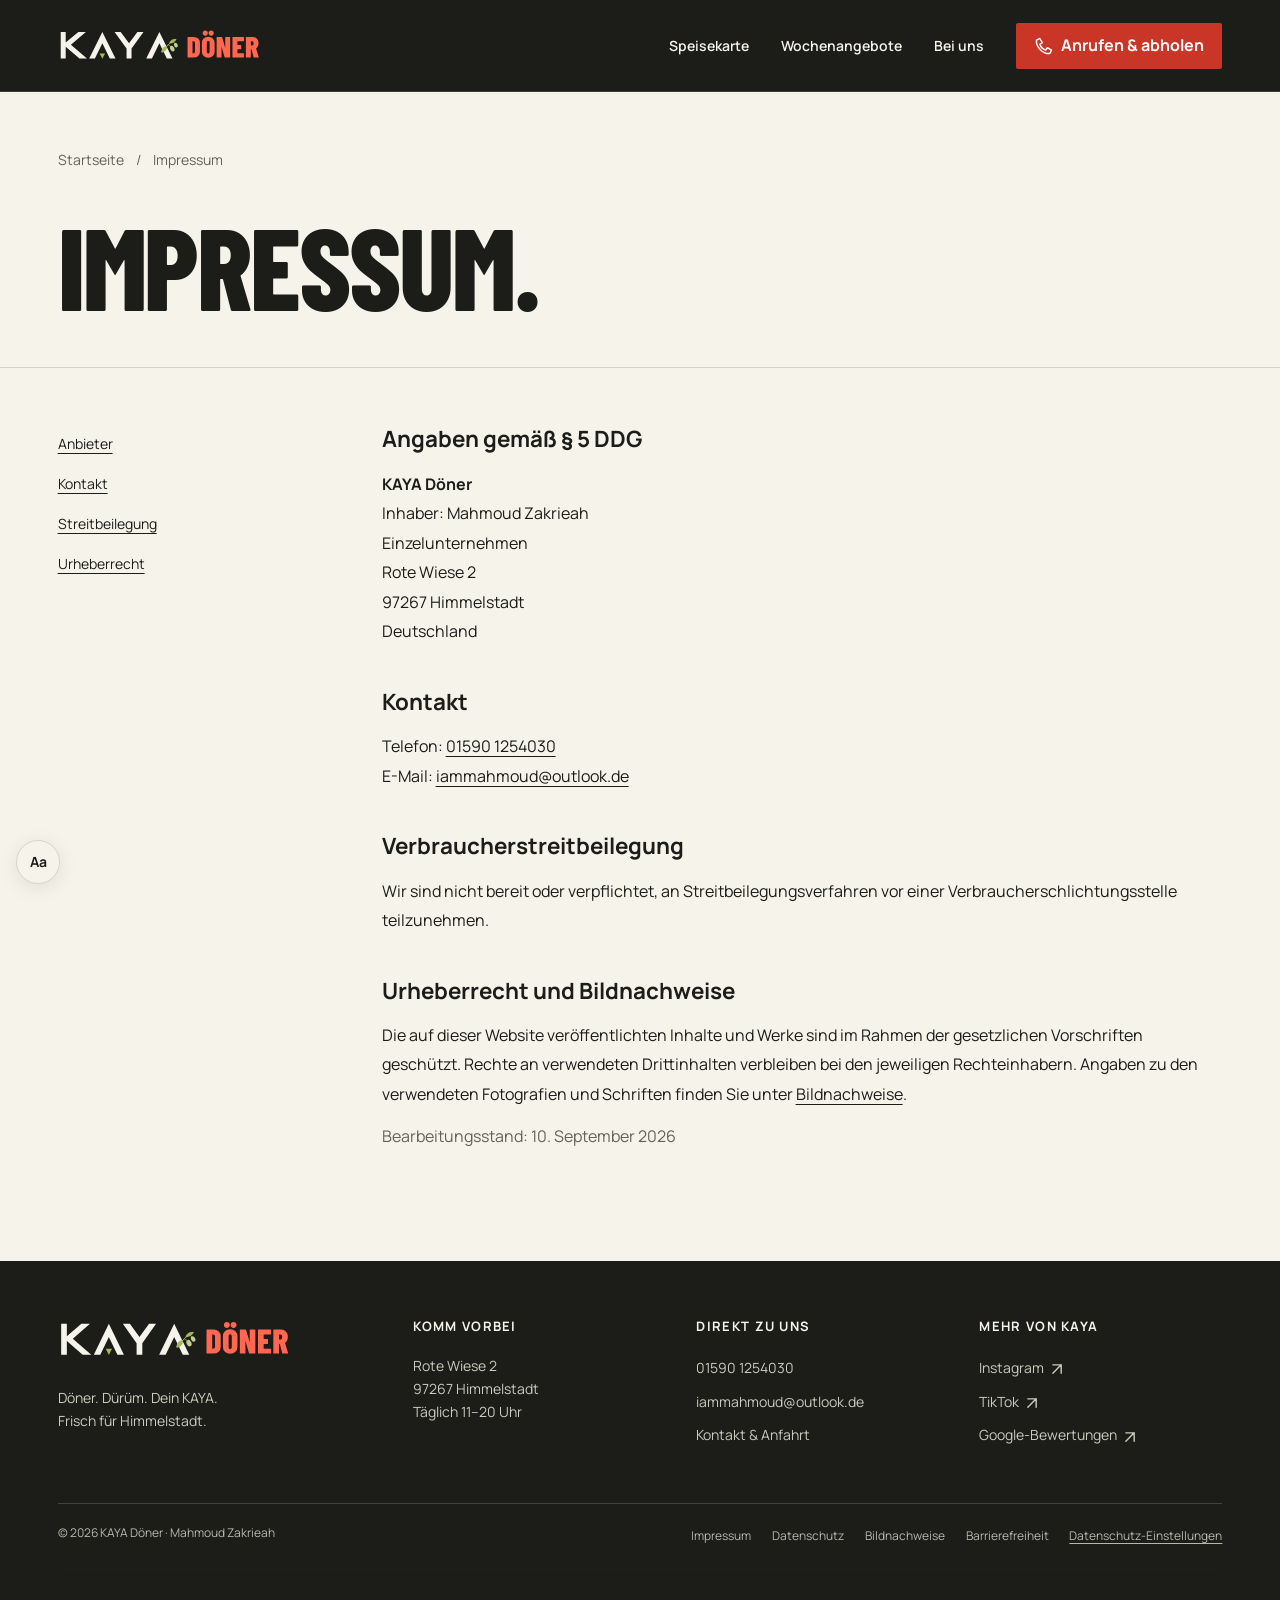
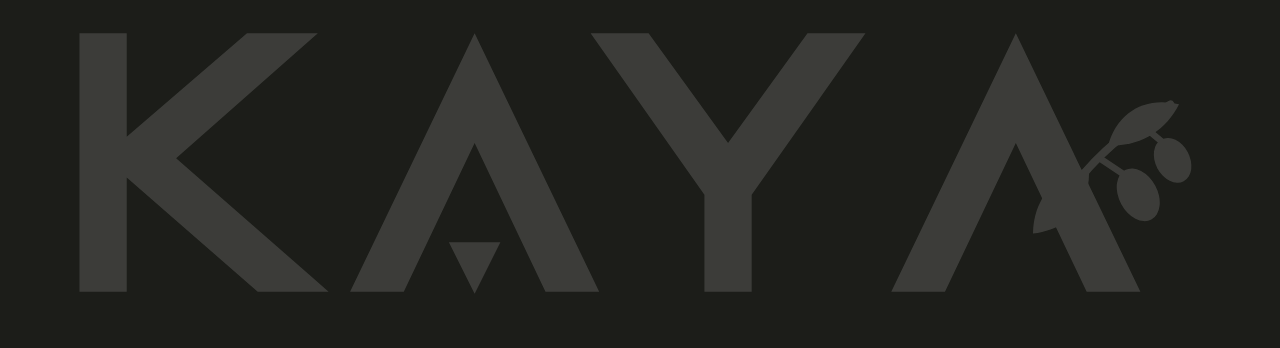
<file: impressum.html>
<!doctype html><html lang="de"><head><meta charset="utf-8"><meta name="viewport" content="width=device-width, initial-scale=1, viewport-fit=cover"><title>Impressum | KAYA Döner Himmelstadt</title><meta name="description" content="Anbieterkennzeichnung und Kontaktangaben von KAYA Döner, Inhaber Mahmoud Zakrieah, Rote Wiese 2 in 97267 Himmelstadt."><meta name="robots" content="noindex, follow"><meta name="theme-color" content="#1c1d19"><meta name="referrer" content="strict-origin-when-cross-origin"><link rel="canonical" href="https://kaya-doener-himmelstadt.de/impressum.html"><link rel="icon" href="favicon.svg" type="image/svg+xml"><link rel="icon" href="favicon.ico" sizes="any"><link rel="apple-touch-icon" href="apple-touch-icon.png"><link rel="manifest" href="site.webmanifest"><link rel="preload" href="assets/fonts/barlow-condensed-800.woff" as="font" type="font/woff" crossorigin><link rel="stylesheet" href="assets/site.css?v=4b7ac59ea95b"><script src="assets/site.js?v=4b7ac59ea95b" defer></script><meta property="og:type" content="website"><meta property="og:locale" content="de_DE"><meta property="og:site_name" content="KAYA Döner Himmelstadt"><meta property="og:title" content="Impressum | KAYA Döner Himmelstadt"><meta property="og:description" content="Anbieterkennzeichnung und Kontaktangaben von KAYA Döner, Inhaber Mahmoud Zakrieah, Rote Wiese 2 in 97267 Himmelstadt."><meta property="og:url" content="https://kaya-doener-himmelstadt.de/impressum.html"><meta property="og:image" content="https://kaya-doener-himmelstadt.de/og-kaya-doener.jpg"><meta property="og:image:width" content="1200"><meta property="og:image:height" content="630"><meta property="og:image:alt" content="KAYA Döner – frischer Döner in Himmelstadt"><meta name="twitter:card" content="summary_large_image"><meta name="twitter:title" content="Impressum | KAYA Döner Himmelstadt"><meta name="twitter:description" content="Anbieterkennzeichnung und Kontaktangaben von KAYA Döner, Inhaber Mahmoud Zakrieah, Rote Wiese 2 in 97267 Himmelstadt."><meta name="twitter:image" content="https://kaya-doener-himmelstadt.de/og-kaya-doener.jpg"><script type="application/ld+json">{"@context":"https://schema.org","@graph":[{"@type":"WebSite","@id":"https://kaya-doener-himmelstadt.de/#website","name":"KAYA Döner Himmelstadt","url":"https://kaya-doener-himmelstadt.de/","inLanguage":"de-DE"},{"@type":"Restaurant","@id":"https://kaya-doener-himmelstadt.de/#restaurant","name":"KAYA Döner","alternateName":"KAYA Döner Himmelstadt","url":"https://kaya-doener-himmelstadt.de/","telephone":"+4915901254030","email":"iammahmoud@outlook.de","priceRange":"€","currenciesAccepted":"EUR","servesCuisine":["Türkisch","Döner","Vegetarisch"],"address":{"@type":"PostalAddress","streetAddress":"Rote Wiese 2","postalCode":"97267","addressLocality":"Himmelstadt","addressRegion":"Bayern","addressCountry":"DE"},"openingHoursSpecification":[{"@type":"OpeningHoursSpecification","dayOfWeek":["Monday","Tuesday","Wednesday","Thursday","Friday","Saturday","Sunday"],"opens":"11:00","closes":"20:00"}],"hasMenu":"https://kaya-doener-himmelstadt.de/speisekarte.html","hasMap":"https://www.google.com/maps/search/?api=1&query=Rote+Wiese+2%2C+97267+Himmelstadt","logo":"https://kaya-doener-himmelstadt.de/assets/brand/kaya-horizontal-dark.svg","sameAs":["https://www.instagram.com/kayadoner_himmelstadt_/","https://www.tiktok.com/@kayadnerhimmelsta"],"description":"Döner, Dürüm, Falafel, Halloumi und hausgemachte Soßen in Himmelstadt. Vor Ort essen oder abholen."},{"@type":"WebPage","@id":"https://kaya-doener-himmelstadt.de/impressum.html#page","url":"https://kaya-doener-himmelstadt.de/impressum.html","name":"Impressum | KAYA Döner Himmelstadt","inLanguage":"de-DE","isPartOf":{"@id":"https://kaya-doener-himmelstadt.de/#website"},"about":{"@id":"https://kaya-doener-himmelstadt.de/#restaurant"}},{"@type":"BreadcrumbList","itemListElement":[{"@type":"ListItem","position":1,"name":"Startseite","item":"https://kaya-doener-himmelstadt.de/"},{"@type":"ListItem","position":2,"name":"Impressum","item":"https://kaya-doener-himmelstadt.de/impressum.html"}]}]}</script><noscript><style>.js-only{display:none!important}@media(max-width:650px){.site-header{height:auto;position:relative}.nav-row{padding-block:1rem;flex-wrap:wrap}.nav{display:flex;flex-wrap:wrap;gap:1rem}.nav .button{display:none}.nav a{font-size:.8125rem}}</style></noscript></head><body><a class="skip" href="#main">Zum Inhalt springen</a>
 <header class="site-header"><div class="wrap nav-row">
 <a class="brand" href="/" aria-label="KAYA Döner – Startseite"><img src="assets/brand/kaya-horizontal-light.svg" width="906" height="158" alt="KAYA Döner"></a>
 <nav class="nav" aria-label="Hauptnavigation"><a href="speisekarte.html">Speisekarte</a><a href="/#angebote">Wochenangebote</a><a href="kontakt.html">Bei uns</a><a href="tel:+4915901254030" aria-label="Anrufen &amp; abholen · KAYA Döner · 01590 1254030" class="button compact"><svg class="icon" viewBox="0 0 24 24" aria-hidden="true" focusable="false"><path d="m7 3-4 2c-1 8 8 17 16 16l2-4-5-3-2 3c-3-1-6-4-7-7l3-2Z"/></svg><span class="nav-call-label">Anrufen & abholen</span></a></nav>
 <button class="nav-toggle js-only" id="nav-toggle" aria-label="Menü öffnen" aria-expanded="false" aria-controls="mobile-nav"><svg class="icon" viewBox="0 0 24 24" aria-hidden="true" focusable="false"><path d="M4 7h16M4 12h16M4 17h16"/></svg></button>
 </div></header>
 <nav class="mobile-nav" id="mobile-nav" aria-label="Mobile Navigation" hidden>
 <a href="/">Startseite</a><a href="speisekarte.html">Speisekarte</a><a href="/#angebote">Wochenangebote</a><a href="kontakt.html">Bei uns</a><a href="tel:+4915901254030" aria-label="Anrufen &amp; abholen · KAYA Döner · 01590 1254030" class="button"><svg class="icon" viewBox="0 0 24 24" aria-hidden="true" focusable="false"><path d="m7 3-4 2c-1 8 8 17 16 16l2-4-5-3-2 3c-3-1-6-4-7-7l3-2Z"/></svg>01590 1254030</a><p class="small">Rote Wiese 2 · 97267 Himmelstadt<br>Täglich 11–20 Uhr</p>
 </nav><main id="main" tabindex="-1"><section class="page-intro"><div class="wrap"><nav class="breadcrumbs" aria-label="Brotkrumennavigation"><a href="/">Startseite</a><span aria-hidden="true">/</span><span aria-current="page">Impressum</span></nav><div class="intro-flex"><div><h1>Impressum.</h1></div></div></div></section><div class="wrap legal-layout"><nav class="legal-aside" aria-label="Auf dieser Seite"><a href="#anbieter">Anbieter</a><a href="#kontaktangaben">Kontakt</a><a href="#streitbeilegung">Streitbeilegung</a><a href="#urheberrecht">Urheberrecht</a></nav><article class="legal-content"><h2 id="anbieter">Angaben gemäß § 5 DDG</h2><p><strong>KAYA Döner</strong><br>Inhaber: Mahmoud Zakrieah<br>Einzelunternehmen<br>Rote Wiese 2<br>97267 Himmelstadt<br>Deutschland</p><h2 id="kontaktangaben">Kontakt</h2><p>Telefon: <a href="tel:+4915901254030" aria-label="Anrufen &amp; abholen · KAYA Döner · 01590 1254030">01590 1254030</a><br>E-Mail: <a href="mailto:iammahmoud@outlook.de">iammahmoud@outlook.de</a></p><h2 id="streitbeilegung">Verbraucherstreitbeilegung</h2><p>Wir sind nicht bereit oder verpflichtet, an Streitbeilegungsverfahren vor einer Verbraucherschlichtungsstelle teilzunehmen.</p><h2 id="urheberrecht">Urheberrecht und Bildnachweise</h2><p>Die auf dieser Website veröffentlichten Inhalte und Werke sind im Rahmen der gesetzlichen Vorschriften geschützt. Rechte an verwendeten Drittinhalten verbleiben bei den jeweiligen Rechteinhabern. Angaben zu den verwendeten Fotografien und Schriften finden Sie unter <a href="bildnachweise.html">Bildnachweise</a>.</p><p class="muted small">Bearbeitungsstand: 10. September 2026</p></article></div></main><footer class="site-footer"><div class="wrap">
 <div class="footer-top">
 <div class="footer-brand"><a href="/" aria-label="KAYA Döner – Startseite"><img src="assets/brand/kaya-horizontal-light.svg" width="906" height="158" alt="KAYA Döner" loading="lazy"></a><p>Döner. Dürüm. Dein KAYA.<br>Frisch für Himmelstadt.</p></div>
 <div><h2>Komm vorbei</h2><p>Rote Wiese 2<br>97267 Himmelstadt<br>Täglich 11–20 Uhr</p></div>
 <div><h2>Direkt zu uns</h2><ul><li><a href="tel:+4915901254030" aria-label="Anrufen &amp; abholen · KAYA Döner · 01590 1254030">01590 1254030</a></li><li><a href="mailto:iammahmoud@outlook.de">iammahmoud@outlook.de</a></li><li><a href="kontakt.html">Kontakt & Anfahrt</a></li></ul></div>
 <div><h2>Mehr von KAYA</h2><ul><li><a href="https://www.instagram.com/kayadoner_himmelstadt_/" target="_blank" rel="noopener noreferrer">Instagram <svg class="icon" viewBox="0 0 24 24" aria-hidden="true" focusable="false"><path d="M7 17 17 7M7 7h10v10"/></svg></a></li><li><a href="https://www.tiktok.com/@kayadnerhimmelsta" target="_blank" rel="noopener noreferrer">TikTok <svg class="icon" viewBox="0 0 24 24" aria-hidden="true" focusable="false"><path d="M7 17 17 7M7 7h10v10"/></svg></a></li><li><a href="https://www.google.com/maps/search/?api=1&amp;query=KAYA+D%C3%B6ner+Himmelstadt" target="_blank" rel="noopener noreferrer">Google-Bewertungen <svg class="icon" viewBox="0 0 24 24" aria-hidden="true" focusable="false"><path d="M7 17 17 7M7 7h10v10"/></svg></a></li></ul></div>
 </div><div class="footer-bottom"><span>© 2026 KAYA Döner · Mahmoud Zakrieah</span><div><a href="impressum.html">Impressum</a><a href="datenschutz.html">Datenschutz</a><a href="bildnachweise.html">Bildnachweise</a><a href="barrierefreiheit.html">Barrierefreiheit</a><button class="js-only" data-privacy-settings>Datenschutz-Einstellungen</button></div></div>
 <div class="giant-brand" aria-hidden="true"><img src="assets/brand/kaya-wordmark-white.svg" width="542" height="150" alt="" loading="lazy"></div></div></footer>
 <nav class="mobile-bar" aria-label="Schnellzugriff"><a href="speisekarte.html" class="button ink">Speisekarte <svg class="icon" viewBox="0 0 24 24" aria-hidden="true" focusable="false"><path d="M5 12h14M13 6l6 6-6 6"/></svg></a><a href="tel:+4915901254030" aria-label="Anrufen &amp; abholen · KAYA Döner · 01590 1254030" class="button"><svg class="icon" viewBox="0 0 24 24" aria-hidden="true" focusable="false"><path d="m7 3-4 2c-1 8 8 17 16 16l2-4-5-3-2 3c-3-1-6-4-7-7l3-2Z"/></svg>Anrufen</a></nav>
 <details class="accessibility js-only"><summary aria-label="Lesbarkeit einstellen">Aa</summary><div class="access-panel"><h2>Lesbarkeit</h2><div class="settings-row"><span>Schrift <span id="font-level" aria-live="polite">100 %</span></span><div><button id="font-minus" aria-label="Schrift verkleinern">A−</button> <button id="font-plus" aria-label="Schrift vergrößern">A+</button></div></div><div class="settings-row"><span>Mehr Kontrast</span><button id="contrast-toggle" aria-pressed="false">Aus</button></div><button class="reset" id="reading-reset">Zurücksetzen</button></div></details>
 <dialog class="privacy-dialog" id="privacy-dialog" aria-labelledby="privacy-title" aria-describedby="privacy-description"><h2 id="privacy-title">Deine Privatsphäre.</h2><p id="privacy-description">Wir verwenden keine Analyse- oder Marketingdienste. Die optionale Google-Karte wird nur mit deiner Einwilligung geladen. Dabei kann Google deine IP-Adresse und Geräteinformationen verarbeiten, auch in den USA. Mehr dazu in unserer <a href="datenschutz.html#karte">Datenschutzerklärung</a>.</p><p class="small" data-consent-status>Google Maps ist deaktiviert.</p><div class="actions"><button class="button ink" id="privacy-decline">Ohne Google Maps</button><button class="button" id="privacy-accept">Google Maps erlauben</button></div><button id="privacy-close" class="dialog-close">Schließen</button></dialog></body></html>
</file>
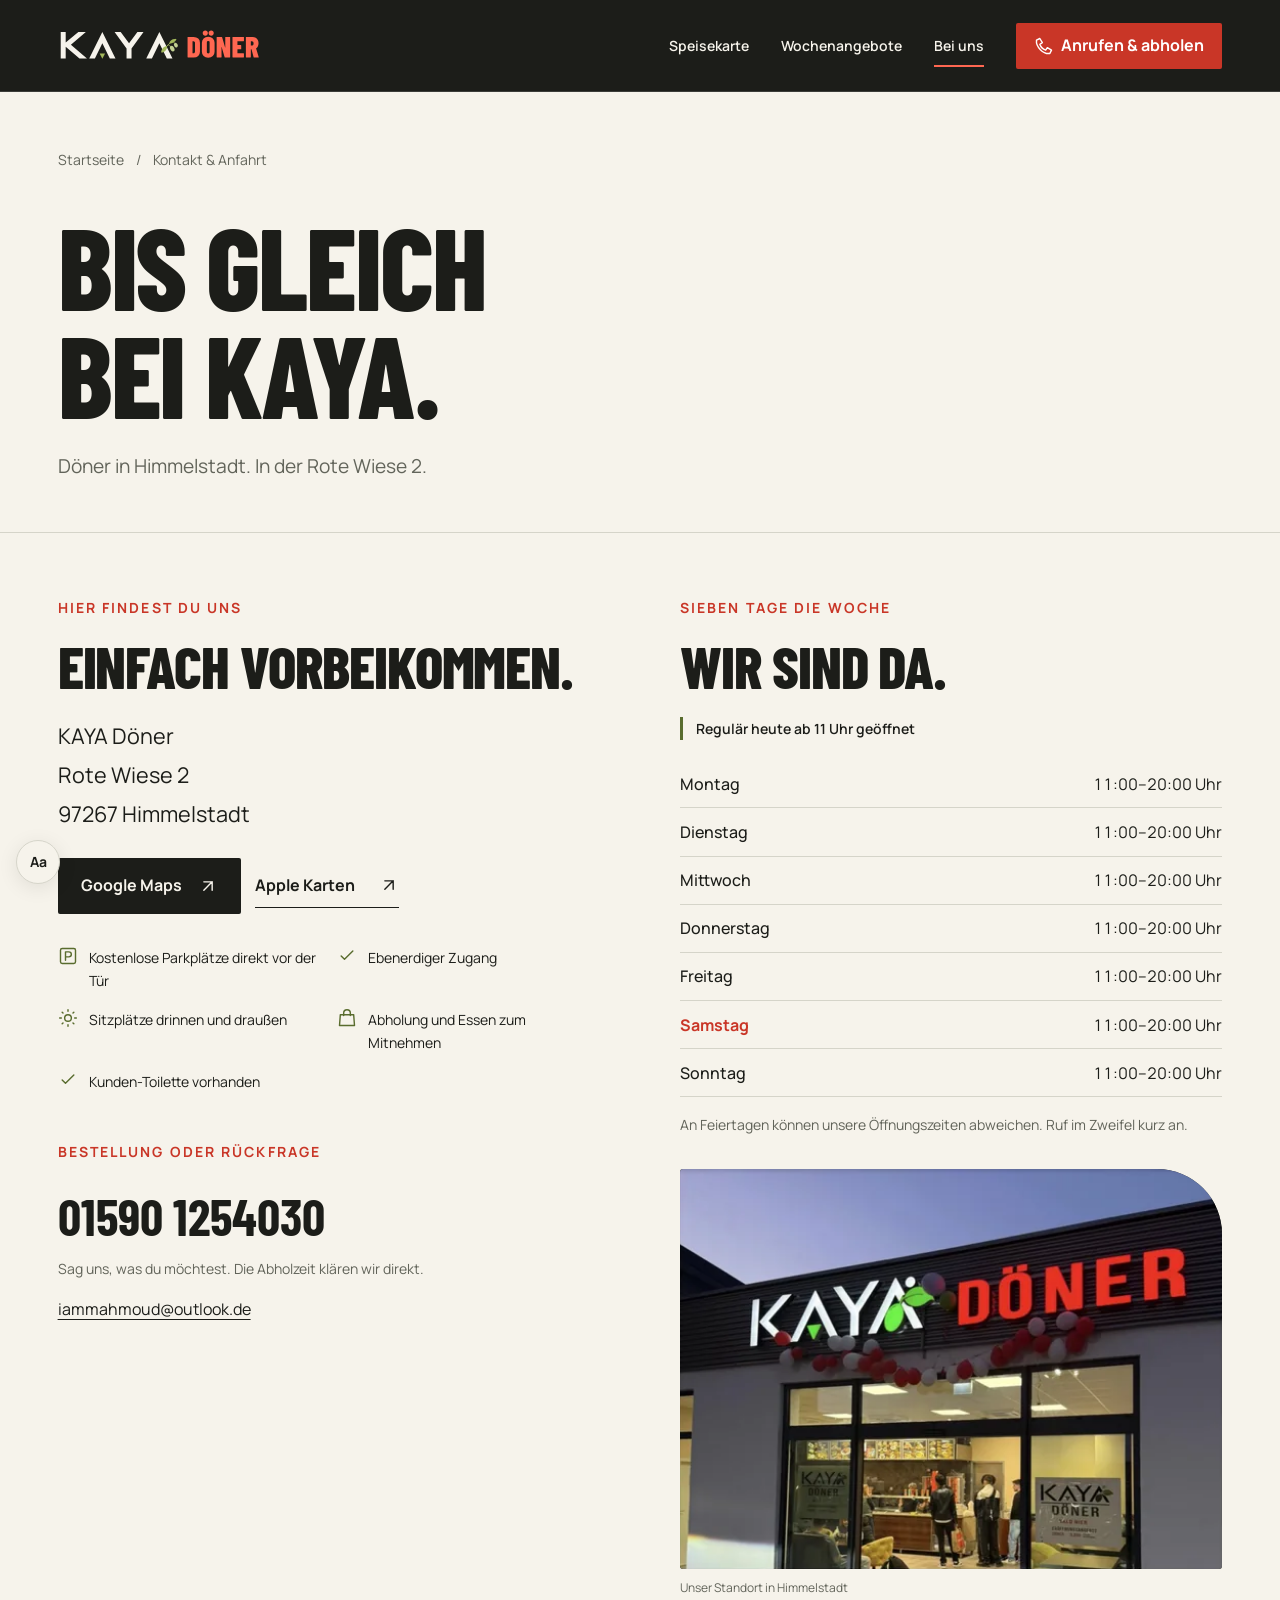
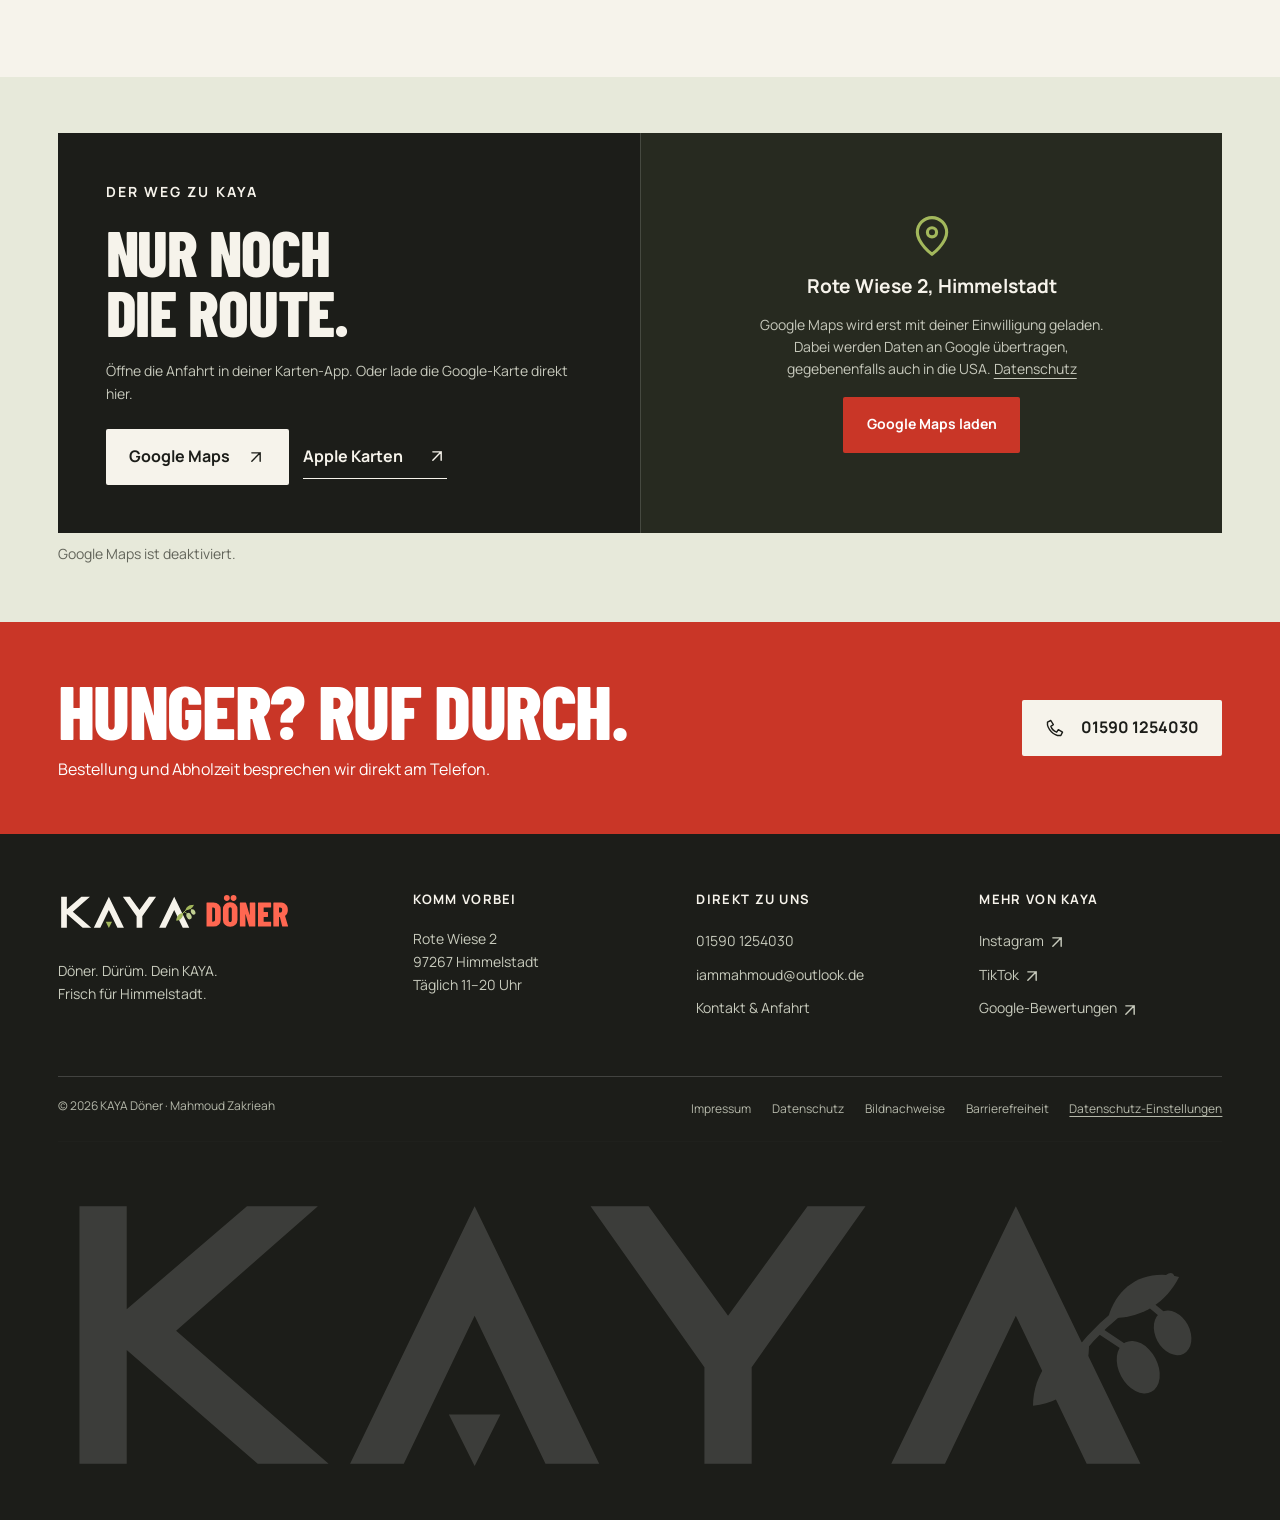
<file: kontakt.html>
<!doctype html><html lang="de"><head><meta charset="utf-8"><meta name="viewport" content="width=device-width, initial-scale=1, viewport-fit=cover"><title>Öffnungszeiten &amp; Anfahrt | KAYA Döner Himmelstadt</title><meta name="description" content="KAYA Döner, Rote Wiese 2, 97267 Himmelstadt. Täglich 11–20 Uhr. Telefon 01590 1254030. Google Maps, Apple Karten und Parkplätze direkt vor der Tür."><meta name="robots" content="index, follow, max-image-preview:large"><meta name="theme-color" content="#1c1d19"><meta name="referrer" content="strict-origin-when-cross-origin"><link rel="canonical" href="https://kaya-doener-himmelstadt.de/kontakt.html"><link rel="icon" href="favicon.svg" type="image/svg+xml"><link rel="icon" href="favicon.ico" sizes="any"><link rel="apple-touch-icon" href="apple-touch-icon.png"><link rel="manifest" href="site.webmanifest"><link rel="preload" href="assets/fonts/barlow-condensed-800.woff" as="font" type="font/woff" crossorigin><link rel="stylesheet" href="assets/site.css?v=4b7ac59ea95b"><script src="assets/site.js?v=4b7ac59ea95b" defer></script><meta property="og:type" content="website"><meta property="og:locale" content="de_DE"><meta property="og:site_name" content="KAYA Döner Himmelstadt"><meta property="og:title" content="Öffnungszeiten &amp; Anfahrt | KAYA Döner Himmelstadt"><meta property="og:description" content="KAYA Döner, Rote Wiese 2, 97267 Himmelstadt. Täglich 11–20 Uhr. Telefon 01590 1254030. Google Maps, Apple Karten und Parkplätze direkt vor der Tür."><meta property="og:url" content="https://kaya-doener-himmelstadt.de/kontakt.html"><meta property="og:image" content="https://kaya-doener-himmelstadt.de/og-kaya-doener.jpg"><meta property="og:image:width" content="1200"><meta property="og:image:height" content="630"><meta property="og:image:alt" content="KAYA Döner – frischer Döner in Himmelstadt"><meta name="twitter:card" content="summary_large_image"><meta name="twitter:title" content="Öffnungszeiten &amp; Anfahrt | KAYA Döner Himmelstadt"><meta name="twitter:description" content="KAYA Döner, Rote Wiese 2, 97267 Himmelstadt. Täglich 11–20 Uhr. Telefon 01590 1254030. Google Maps, Apple Karten und Parkplätze direkt vor der Tür."><meta name="twitter:image" content="https://kaya-doener-himmelstadt.de/og-kaya-doener.jpg"><script type="application/ld+json">{"@context":"https://schema.org","@graph":[{"@type":"WebSite","@id":"https://kaya-doener-himmelstadt.de/#website","name":"KAYA Döner Himmelstadt","url":"https://kaya-doener-himmelstadt.de/","inLanguage":"de-DE"},{"@type":"Restaurant","@id":"https://kaya-doener-himmelstadt.de/#restaurant","name":"KAYA Döner","alternateName":"KAYA Döner Himmelstadt","url":"https://kaya-doener-himmelstadt.de/","telephone":"+4915901254030","email":"iammahmoud@outlook.de","priceRange":"€","currenciesAccepted":"EUR","servesCuisine":["Türkisch","Döner","Vegetarisch"],"address":{"@type":"PostalAddress","streetAddress":"Rote Wiese 2","postalCode":"97267","addressLocality":"Himmelstadt","addressRegion":"Bayern","addressCountry":"DE"},"openingHoursSpecification":[{"@type":"OpeningHoursSpecification","dayOfWeek":["Monday","Tuesday","Wednesday","Thursday","Friday","Saturday","Sunday"],"opens":"11:00","closes":"20:00"}],"hasMenu":"https://kaya-doener-himmelstadt.de/speisekarte.html","hasMap":"https://www.google.com/maps/search/?api=1&query=Rote+Wiese+2%2C+97267+Himmelstadt","logo":"https://kaya-doener-himmelstadt.de/assets/brand/kaya-horizontal-dark.svg","sameAs":["https://www.instagram.com/kayadoner_himmelstadt_/","https://www.tiktok.com/@kayadnerhimmelsta"],"description":"Döner, Dürüm, Falafel, Halloumi und hausgemachte Soßen in Himmelstadt. Vor Ort essen oder abholen."},{"@type":"WebPage","@id":"https://kaya-doener-himmelstadt.de/kontakt.html#page","url":"https://kaya-doener-himmelstadt.de/kontakt.html","name":"Öffnungszeiten & Anfahrt | KAYA Döner Himmelstadt","inLanguage":"de-DE","isPartOf":{"@id":"https://kaya-doener-himmelstadt.de/#website"},"about":{"@id":"https://kaya-doener-himmelstadt.de/#restaurant"}},{"@type":"BreadcrumbList","itemListElement":[{"@type":"ListItem","position":1,"name":"Startseite","item":"https://kaya-doener-himmelstadt.de/"},{"@type":"ListItem","position":2,"name":"Öffnungszeiten & Anfahrt","item":"https://kaya-doener-himmelstadt.de/kontakt.html"}]}]}</script><noscript><style>.js-only{display:none!important}@media(max-width:650px){.site-header{height:auto;position:relative}.nav-row{padding-block:1rem;flex-wrap:wrap}.nav{display:flex;flex-wrap:wrap;gap:1rem}.nav .button{display:none}.nav a{font-size:.8125rem}}</style></noscript></head><body><a class="skip" href="#main">Zum Inhalt springen</a>
 <header class="site-header"><div class="wrap nav-row">
 <a class="brand" href="/" aria-label="KAYA Döner – Startseite"><img src="assets/brand/kaya-horizontal-light.svg" width="906" height="158" alt="KAYA Döner"></a>
 <nav class="nav" aria-label="Hauptnavigation"><a href="speisekarte.html">Speisekarte</a><a href="/#angebote">Wochenangebote</a><a href="kontakt.html" aria-current="page">Bei uns</a><a href="tel:+4915901254030" aria-label="Anrufen &amp; abholen · KAYA Döner · 01590 1254030" class="button compact"><svg class="icon" viewBox="0 0 24 24" aria-hidden="true" focusable="false"><path d="m7 3-4 2c-1 8 8 17 16 16l2-4-5-3-2 3c-3-1-6-4-7-7l3-2Z"/></svg><span class="nav-call-label">Anrufen & abholen</span></a></nav>
 <button class="nav-toggle js-only" id="nav-toggle" aria-label="Menü öffnen" aria-expanded="false" aria-controls="mobile-nav"><svg class="icon" viewBox="0 0 24 24" aria-hidden="true" focusable="false"><path d="M4 7h16M4 12h16M4 17h16"/></svg></button>
 </div></header>
 <nav class="mobile-nav" id="mobile-nav" aria-label="Mobile Navigation" hidden>
 <a href="/">Startseite</a><a href="speisekarte.html">Speisekarte</a><a href="/#angebote">Wochenangebote</a><a href="kontakt.html" aria-current="page">Bei uns</a><a href="tel:+4915901254030" aria-label="Anrufen &amp; abholen · KAYA Döner · 01590 1254030" class="button"><svg class="icon" viewBox="0 0 24 24" aria-hidden="true" focusable="false"><path d="m7 3-4 2c-1 8 8 17 16 16l2-4-5-3-2 3c-3-1-6-4-7-7l3-2Z"/></svg>01590 1254030</a><p class="small">Rote Wiese 2 · 97267 Himmelstadt<br>Täglich 11–20 Uhr</p>
 </nav><main id="main" tabindex="-1"><section class="page-intro"><div class="wrap"><nav class="breadcrumbs" aria-label="Brotkrumennavigation"><a href="/">Startseite</a><span aria-hidden="true">/</span><span aria-current="page">Kontakt & Anfahrt</span></nav><div class="intro-flex"><div><h1>Bis gleich<br>bei KAYA.</h1><p class="lead muted">Döner in Himmelstadt. In der Rote Wiese 2.</p></div></div></div></section><div class="wrap contact-grid" id="kontakt"><div><section class="contact-block"><span class="eyebrow red">Hier findest du uns</span><h2>Einfach vorbeikommen.</h2><p class="contact-address">KAYA Döner<br>Rote Wiese 2<br>97267 Himmelstadt</p><div class="actions"><a href="https://www.google.com/maps/search/?api=1&amp;query=Rote+Wiese+2%2C+97267+Himmelstadt" class="button ink" target="_blank" rel="noopener noreferrer">Google Maps <svg class="icon" viewBox="0 0 24 24" aria-hidden="true" focusable="false"><path d="M7 17 17 7M7 7h10v10"/></svg></a><a href="https://maps.apple.com/?q=KAYA+D%C3%B6ner&amp;address=Rote+Wiese+2%2C+97267+Himmelstadt%2C+Deutschland" class="text-link" target="_blank" rel="noopener noreferrer">Apple Karten <svg class="icon" viewBox="0 0 24 24" aria-hidden="true" focusable="false"><path d="M7 17 17 7M7 7h10v10"/></svg></a></div><ul class="contact-features"><li><svg class="icon" viewBox="0 0 24 24" aria-hidden="true" focusable="false"><rect x="3" y="3" width="18" height="18" rx="2"/><path d="M9 17V7h4a3 3 0 0 1 0 6H9"/></svg>Kostenlose Parkplätze direkt vor der Tür</li><li><svg class="icon" viewBox="0 0 24 24" aria-hidden="true" focusable="false"><path d="m5 12 4 4L19 6"/></svg>Ebenerdiger Zugang</li><li><svg class="icon" viewBox="0 0 24 24" aria-hidden="true" focusable="false"><circle cx="12" cy="12" r="4"/><path d="M12 2v2M12 20v2M2 12h2M20 12h2M5 5l1 1M18 18l1 1M5 19l1-1M18 6l1-1"/></svg>Sitzplätze drinnen und draußen</li><li><svg class="icon" viewBox="0 0 24 24" aria-hidden="true" focusable="false"><path d="M4 8h16l1 13H3L4 8Z"/><path d="M8 9V6a4 4 0 0 1 8 0v3"/></svg>Abholung und Essen zum Mitnehmen</li><li><svg class="icon" viewBox="0 0 24 24" aria-hidden="true" focusable="false"><path d="m5 12 4 4L19 6"/></svg>Kunden-Toilette vorhanden</li></ul></section><section class="contact-block"><span class="eyebrow red">Bestellung oder Rückfrage</span><a href="tel:+4915901254030" aria-label="Anrufen &amp; abholen · KAYA Döner · 01590 1254030" class="contact-phone">01590 1254030</a><p class="muted small">Sag uns, was du möchtest. Die Abholzeit klären wir direkt.</p><p style="margin-top:1rem"><a href="mailto:iammahmoud@outlook.de">iammahmoud@outlook.de</a></p></section></div><div><section class="contact-block"><span class="eyebrow red">Sieben Tage die Woche</span><h2>Wir sind da.</h2><p class="opening-state" data-opening-state>Täglich 11–20 Uhr geöffnet</p><table class="hours"><caption class="sr-only">Reguläre Öffnungszeiten von KAYA Döner</caption><tbody><tr data-weekday="Monday"><th scope="row">Montag</th><td>11:00–20:00 Uhr</td></tr><tr data-weekday="Tuesday"><th scope="row">Dienstag</th><td>11:00–20:00 Uhr</td></tr><tr data-weekday="Wednesday"><th scope="row">Mittwoch</th><td>11:00–20:00 Uhr</td></tr><tr data-weekday="Thursday"><th scope="row">Donnerstag</th><td>11:00–20:00 Uhr</td></tr><tr data-weekday="Friday"><th scope="row">Freitag</th><td>11:00–20:00 Uhr</td></tr><tr data-weekday="Saturday"><th scope="row">Samstag</th><td>11:00–20:00 Uhr</td></tr><tr data-weekday="Sunday"><th scope="row">Sonntag</th><td>11:00–20:00 Uhr</td></tr></tbody></table><p class="small muted" style="margin-top:1rem">An Feiertagen können unsere Öffnungszeiten abweichen. Ruf im Zweifel kurz an.</p></section><figure style="margin-top:2rem"><div class="story-photo store-photo"><img src="assets/images/kaya-standort-1200.webp" srcset="assets/images/kaya-standort-640.webp 640w, assets/images/kaya-standort-1200.webp 1200w" sizes="(max-width: 650px) 100vw, 50vw" width="1200" height="900" alt="KAYA Döner in der Rote Wiese 2 – Blick auf den Eingang" loading="lazy" decoding="async"></div><figcaption class="image-caption">Unser Standort in Himmelstadt</figcaption></figure></div></div>
 <section class="map-section" id="karte"><div class="wrap"><div class="map-shell"><div class="map-copy"><span class="eyebrow">Der Weg zu KAYA</span><h2>Nur noch<br>die Route.</h2><p>Öffne die Anfahrt in deiner Karten-App. Oder lade die Google-Karte direkt hier.</p><div class="actions"><a href="https://www.google.com/maps/search/?api=1&amp;query=Rote+Wiese+2%2C+97267+Himmelstadt" class="button light" target="_blank" rel="noopener noreferrer">Google Maps <svg class="icon" viewBox="0 0 24 24" aria-hidden="true" focusable="false"><path d="M7 17 17 7M7 7h10v10"/></svg></a><a href="https://maps.apple.com/?q=KAYA+D%C3%B6ner&amp;address=Rote+Wiese+2%2C+97267+Himmelstadt%2C+Deutschland" class="text-link" target="_blank" rel="noopener noreferrer">Apple Karten <svg class="icon" viewBox="0 0 24 24" aria-hidden="true" focusable="false"><path d="M7 17 17 7M7 7h10v10"/></svg></a></div></div><div class="map-stage" id="map-stage"><div class="map-placeholder" id="map-placeholder"><svg class="icon" viewBox="0 0 24 24" aria-hidden="true" focusable="false"><path d="M20 10c0 6-8 12-8 12S4 16 4 10a8 8 0 1 1 16 0Z"/><circle cx="12" cy="10" r="2.5"/></svg><h3>Rote Wiese 2, Himmelstadt</h3><p>Google Maps wird erst mit deiner Einwilligung geladen. Dabei werden Daten an Google übertragen, gegebenenfalls auch in die USA. <a href="datenschutz.html#karte">Datenschutz</a></p><button class="button js-only" data-load-map>Google Maps laden</button><noscript><p>Du kannst die Anfahrt über die Karten-Links öffnen.</p></noscript></div></div></div><button class="map-revoke js-only" id="map-revoke" hidden>Einwilligung widerrufen & Karte entfernen</button><p class="map-status" data-consent-status>Google Maps ist deaktiviert.</p></div></section><section class="cta"><div class="wrap cta-inner"><div><h2>Hunger? Ruf durch.</h2><p>Bestellung und Abholzeit besprechen wir direkt am Telefon.</p></div><a href="tel:+4915901254030" aria-label="Anrufen &amp; abholen · KAYA Döner · 01590 1254030" class="button light"><svg class="icon" viewBox="0 0 24 24" aria-hidden="true" focusable="false"><path d="m7 3-4 2c-1 8 8 17 16 16l2-4-5-3-2 3c-3-1-6-4-7-7l3-2Z"/></svg>01590 1254030</a></div></section></main><footer class="site-footer"><div class="wrap">
 <div class="footer-top">
 <div class="footer-brand"><a href="/" aria-label="KAYA Döner – Startseite"><img src="assets/brand/kaya-horizontal-light.svg" width="906" height="158" alt="KAYA Döner" loading="lazy"></a><p>Döner. Dürüm. Dein KAYA.<br>Frisch für Himmelstadt.</p></div>
 <div><h2>Komm vorbei</h2><p>Rote Wiese 2<br>97267 Himmelstadt<br>Täglich 11–20 Uhr</p></div>
 <div><h2>Direkt zu uns</h2><ul><li><a href="tel:+4915901254030" aria-label="Anrufen &amp; abholen · KAYA Döner · 01590 1254030">01590 1254030</a></li><li><a href="mailto:iammahmoud@outlook.de">iammahmoud@outlook.de</a></li><li><a href="kontakt.html">Kontakt & Anfahrt</a></li></ul></div>
 <div><h2>Mehr von KAYA</h2><ul><li><a href="https://www.instagram.com/kayadoner_himmelstadt_/" target="_blank" rel="noopener noreferrer">Instagram <svg class="icon" viewBox="0 0 24 24" aria-hidden="true" focusable="false"><path d="M7 17 17 7M7 7h10v10"/></svg></a></li><li><a href="https://www.tiktok.com/@kayadnerhimmelsta" target="_blank" rel="noopener noreferrer">TikTok <svg class="icon" viewBox="0 0 24 24" aria-hidden="true" focusable="false"><path d="M7 17 17 7M7 7h10v10"/></svg></a></li><li><a href="https://www.google.com/maps/search/?api=1&amp;query=KAYA+D%C3%B6ner+Himmelstadt" target="_blank" rel="noopener noreferrer">Google-Bewertungen <svg class="icon" viewBox="0 0 24 24" aria-hidden="true" focusable="false"><path d="M7 17 17 7M7 7h10v10"/></svg></a></li></ul></div>
 </div><div class="footer-bottom"><span>© 2026 KAYA Döner · Mahmoud Zakrieah</span><div><a href="impressum.html">Impressum</a><a href="datenschutz.html">Datenschutz</a><a href="bildnachweise.html">Bildnachweise</a><a href="barrierefreiheit.html">Barrierefreiheit</a><button class="js-only" data-privacy-settings>Datenschutz-Einstellungen</button></div></div>
 <div class="giant-brand" aria-hidden="true"><img src="assets/brand/kaya-wordmark-white.svg" width="542" height="150" alt="" loading="lazy"></div></div></footer>
 <nav class="mobile-bar" aria-label="Schnellzugriff"><a href="speisekarte.html" class="button ink">Speisekarte <svg class="icon" viewBox="0 0 24 24" aria-hidden="true" focusable="false"><path d="M5 12h14M13 6l6 6-6 6"/></svg></a><a href="tel:+4915901254030" aria-label="Anrufen &amp; abholen · KAYA Döner · 01590 1254030" class="button"><svg class="icon" viewBox="0 0 24 24" aria-hidden="true" focusable="false"><path d="m7 3-4 2c-1 8 8 17 16 16l2-4-5-3-2 3c-3-1-6-4-7-7l3-2Z"/></svg>Anrufen</a></nav>
 <details class="accessibility js-only"><summary aria-label="Lesbarkeit einstellen">Aa</summary><div class="access-panel"><h2>Lesbarkeit</h2><div class="settings-row"><span>Schrift <span id="font-level" aria-live="polite">100 %</span></span><div><button id="font-minus" aria-label="Schrift verkleinern">A−</button> <button id="font-plus" aria-label="Schrift vergrößern">A+</button></div></div><div class="settings-row"><span>Mehr Kontrast</span><button id="contrast-toggle" aria-pressed="false">Aus</button></div><button class="reset" id="reading-reset">Zurücksetzen</button></div></details>
 <dialog class="privacy-dialog" id="privacy-dialog" aria-labelledby="privacy-title" aria-describedby="privacy-description"><h2 id="privacy-title">Deine Privatsphäre.</h2><p id="privacy-description">Wir verwenden keine Analyse- oder Marketingdienste. Die optionale Google-Karte wird nur mit deiner Einwilligung geladen. Dabei kann Google deine IP-Adresse und Geräteinformationen verarbeiten, auch in den USA. Mehr dazu in unserer <a href="datenschutz.html#karte">Datenschutzerklärung</a>.</p><p class="small" data-consent-status>Google Maps ist deaktiviert.</p><div class="actions"><button class="button ink" id="privacy-decline">Ohne Google Maps</button><button class="button" id="privacy-accept">Google Maps erlauben</button></div><button id="privacy-close" class="dialog-close">Schließen</button></dialog></body></html>
</file>
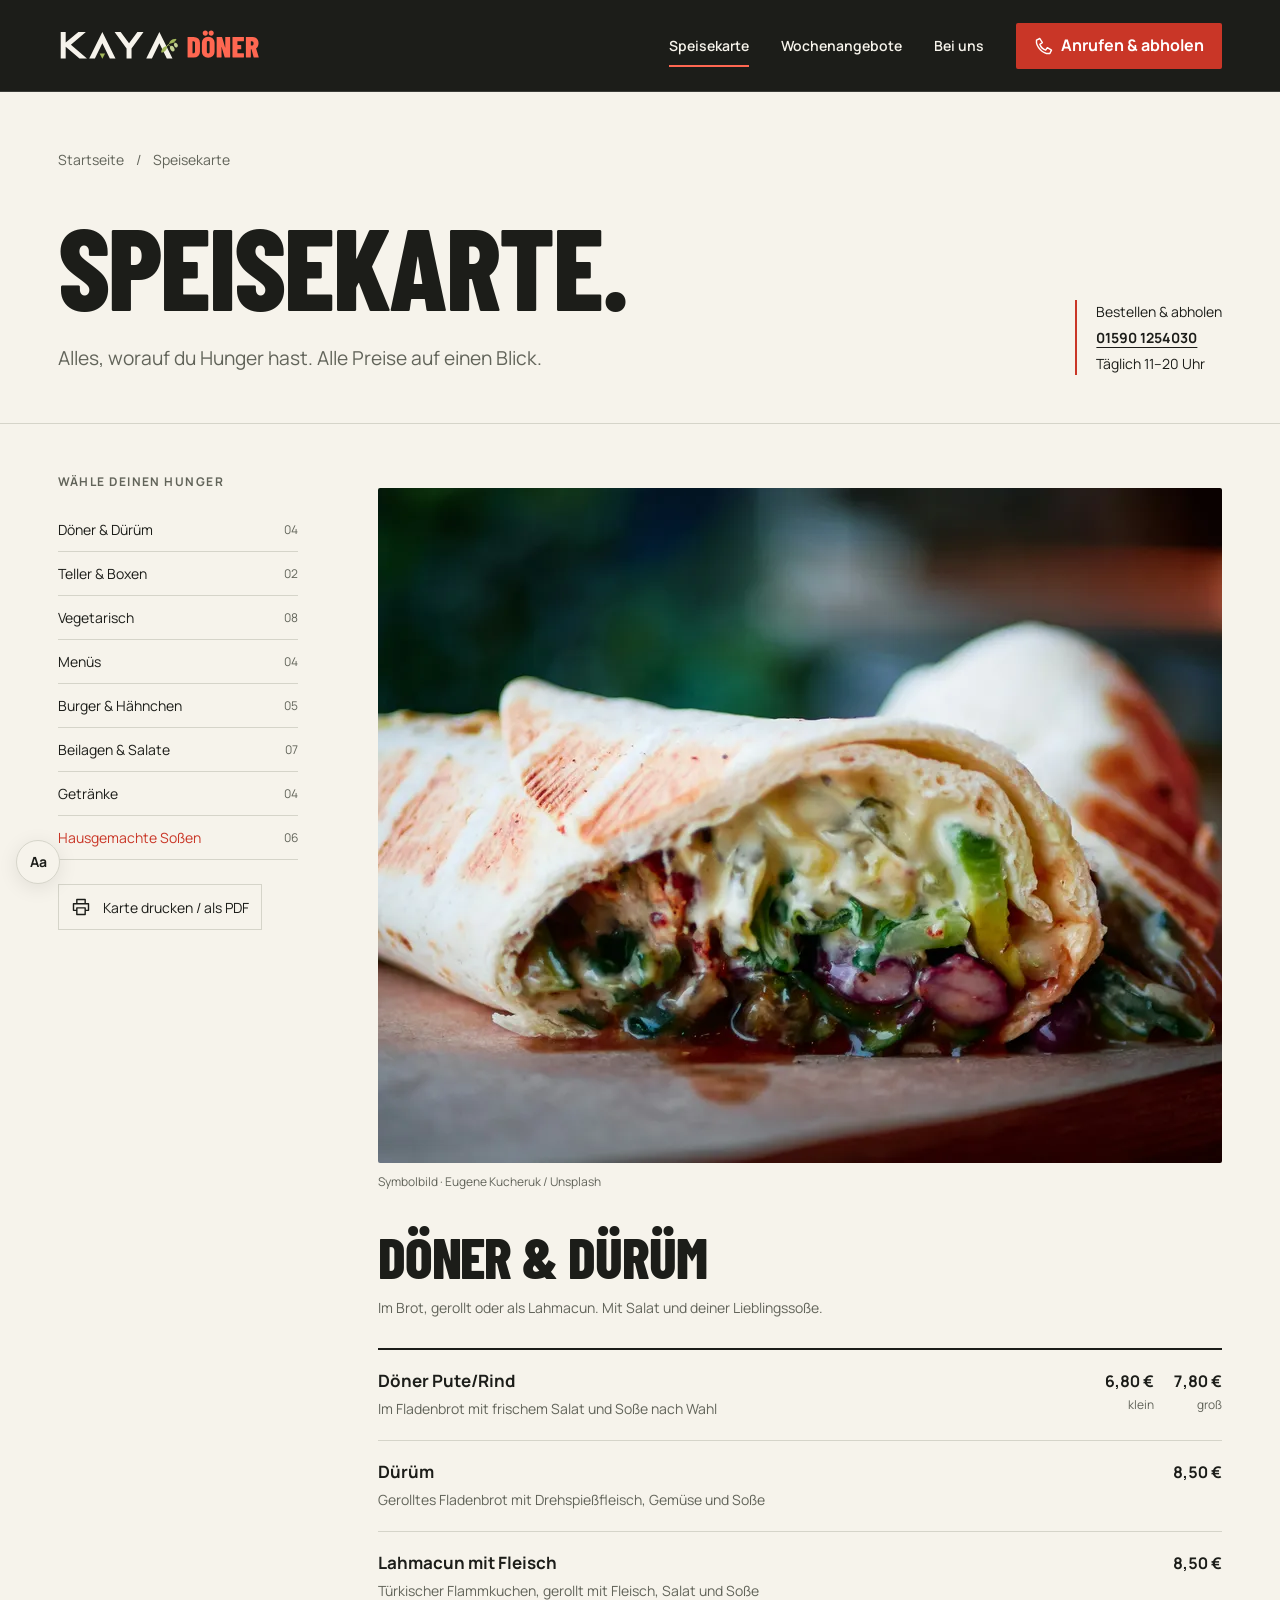
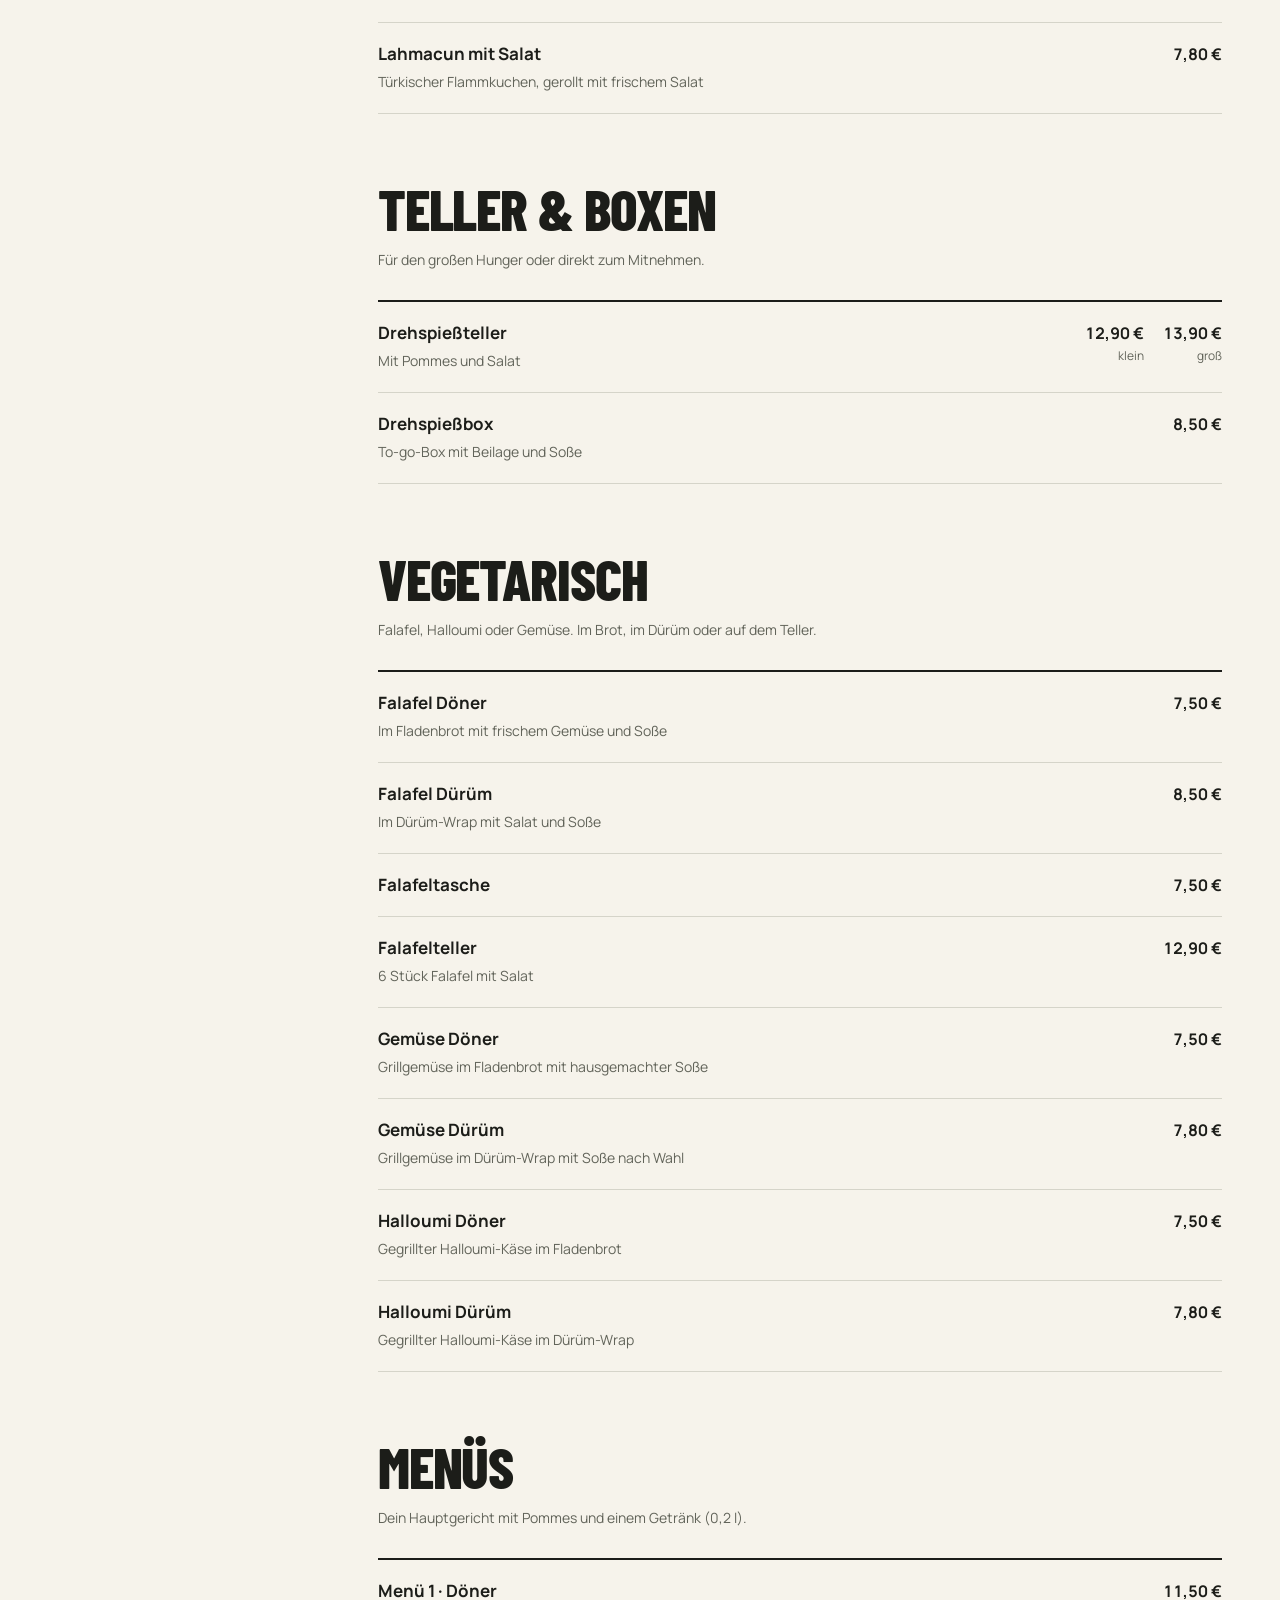
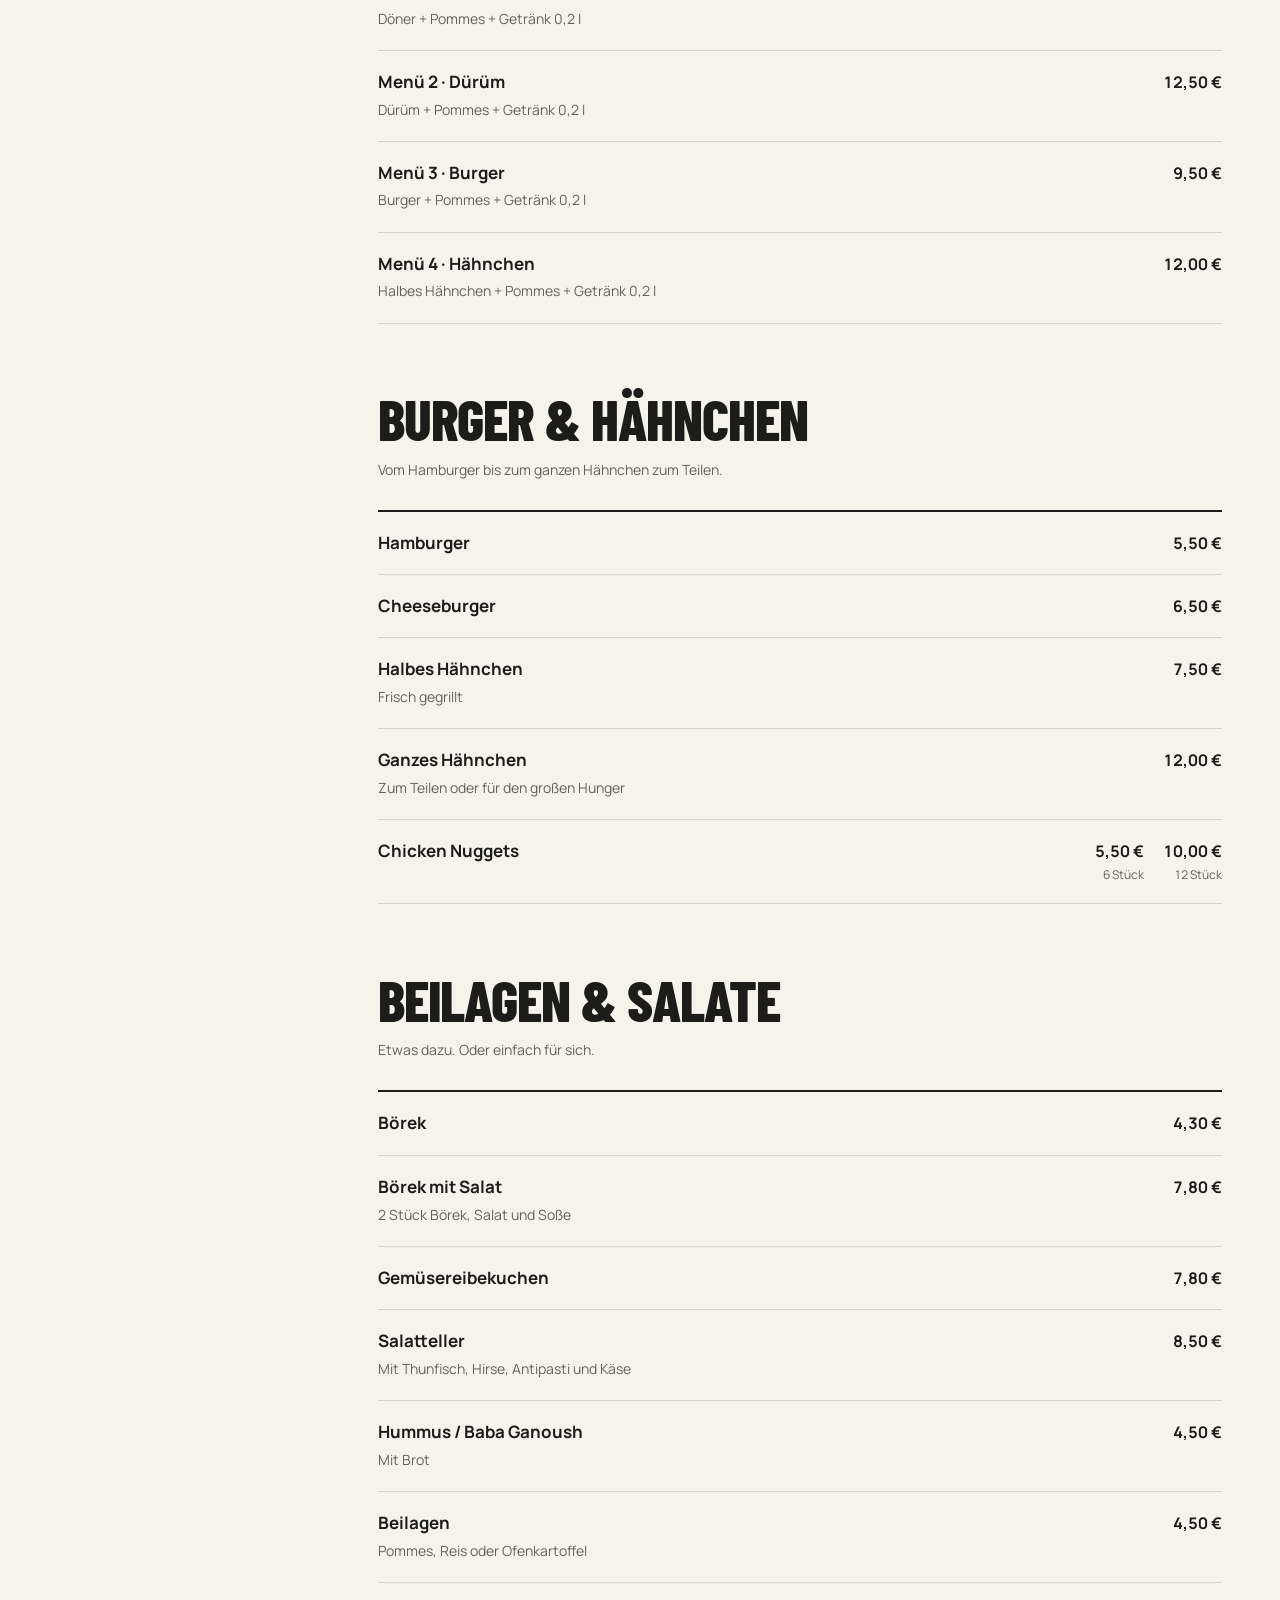
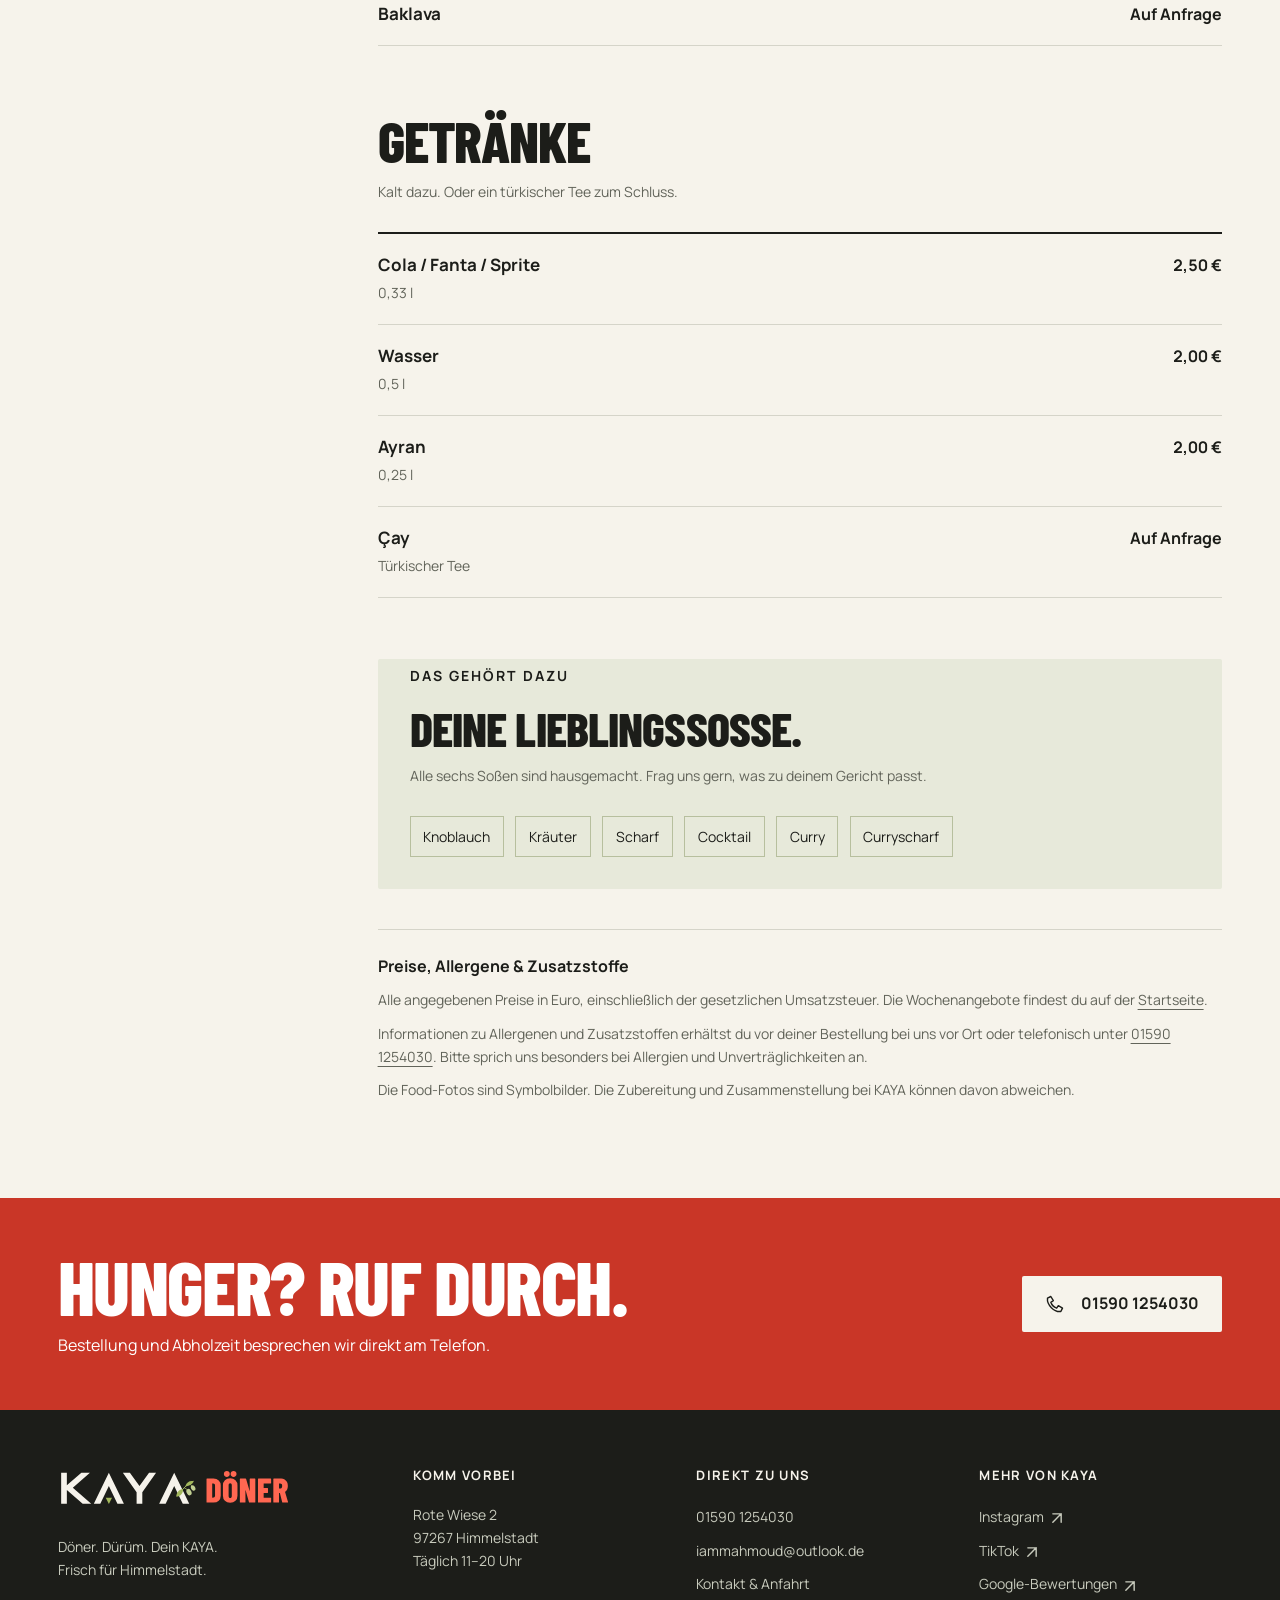
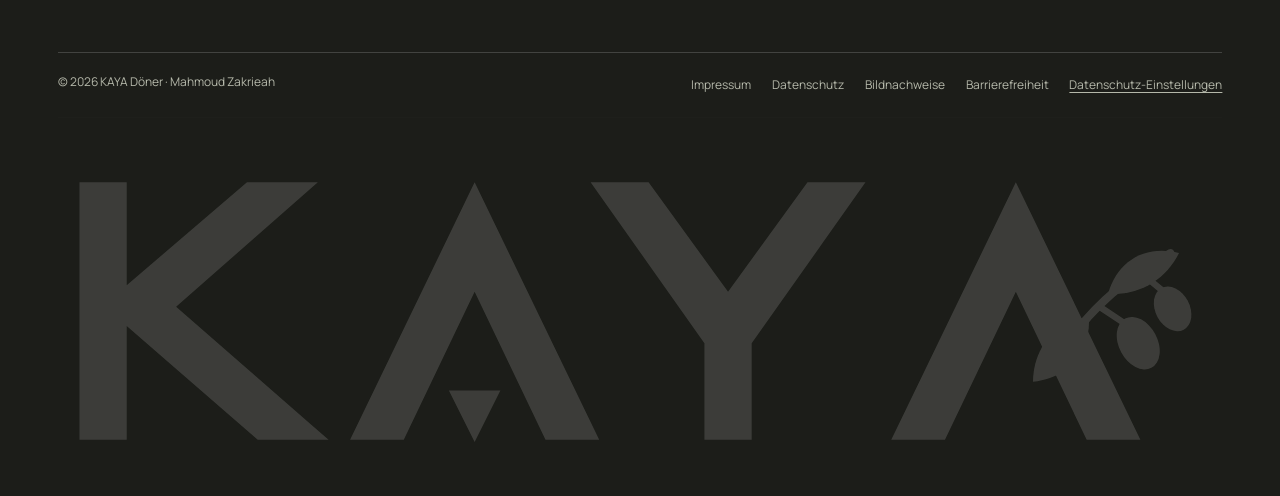
<file: speisekarte.html>
<!doctype html><html lang="de"><head><meta charset="utf-8"><meta name="viewport" content="width=device-width, initial-scale=1, viewport-fit=cover"><title>Speisekarte &amp; Preise | KAYA Döner Himmelstadt</title><meta name="description" content="Die Speisekarte von KAYA Döner in Himmelstadt: Döner ab 6,80 €, Dürüm, Falafel, Halloumi, Menüs und Hähnchen. Alle Gerichte und Preise."><meta name="robots" content="index, follow, max-image-preview:large"><meta name="theme-color" content="#1c1d19"><meta name="referrer" content="strict-origin-when-cross-origin"><link rel="canonical" href="https://kaya-doener-himmelstadt.de/speisekarte.html"><link rel="icon" href="favicon.svg" type="image/svg+xml"><link rel="icon" href="favicon.ico" sizes="any"><link rel="apple-touch-icon" href="apple-touch-icon.png"><link rel="manifest" href="site.webmanifest"><link rel="preload" href="assets/fonts/barlow-condensed-800.woff" as="font" type="font/woff" crossorigin><link rel="stylesheet" href="assets/site.css?v=4b7ac59ea95b"><script src="assets/site.js?v=4b7ac59ea95b" defer></script><meta property="og:type" content="website"><meta property="og:locale" content="de_DE"><meta property="og:site_name" content="KAYA Döner Himmelstadt"><meta property="og:title" content="Speisekarte &amp; Preise | KAYA Döner Himmelstadt"><meta property="og:description" content="Die Speisekarte von KAYA Döner in Himmelstadt: Döner ab 6,80 €, Dürüm, Falafel, Halloumi, Menüs und Hähnchen. Alle Gerichte und Preise."><meta property="og:url" content="https://kaya-doener-himmelstadt.de/speisekarte.html"><meta property="og:image" content="https://kaya-doener-himmelstadt.de/og-kaya-doener.jpg"><meta property="og:image:width" content="1200"><meta property="og:image:height" content="630"><meta property="og:image:alt" content="KAYA Döner – frischer Döner in Himmelstadt"><meta name="twitter:card" content="summary_large_image"><meta name="twitter:title" content="Speisekarte &amp; Preise | KAYA Döner Himmelstadt"><meta name="twitter:description" content="Die Speisekarte von KAYA Döner in Himmelstadt: Döner ab 6,80 €, Dürüm, Falafel, Halloumi, Menüs und Hähnchen. Alle Gerichte und Preise."><meta name="twitter:image" content="https://kaya-doener-himmelstadt.de/og-kaya-doener.jpg"><script type="application/ld+json">{"@context":"https://schema.org","@graph":[{"@type":"WebSite","@id":"https://kaya-doener-himmelstadt.de/#website","name":"KAYA Döner Himmelstadt","url":"https://kaya-doener-himmelstadt.de/","inLanguage":"de-DE"},{"@type":"Restaurant","@id":"https://kaya-doener-himmelstadt.de/#restaurant","name":"KAYA Döner","alternateName":"KAYA Döner Himmelstadt","url":"https://kaya-doener-himmelstadt.de/","telephone":"+4915901254030","email":"iammahmoud@outlook.de","priceRange":"€","currenciesAccepted":"EUR","servesCuisine":["Türkisch","Döner","Vegetarisch"],"address":{"@type":"PostalAddress","streetAddress":"Rote Wiese 2","postalCode":"97267","addressLocality":"Himmelstadt","addressRegion":"Bayern","addressCountry":"DE"},"openingHoursSpecification":[{"@type":"OpeningHoursSpecification","dayOfWeek":["Monday","Tuesday","Wednesday","Thursday","Friday","Saturday","Sunday"],"opens":"11:00","closes":"20:00"}],"hasMenu":"https://kaya-doener-himmelstadt.de/speisekarte.html","hasMap":"https://www.google.com/maps/search/?api=1&query=Rote+Wiese+2%2C+97267+Himmelstadt","logo":"https://kaya-doener-himmelstadt.de/assets/brand/kaya-horizontal-dark.svg","sameAs":["https://www.instagram.com/kayadoner_himmelstadt_/","https://www.tiktok.com/@kayadnerhimmelsta"],"description":"Döner, Dürüm, Falafel, Halloumi und hausgemachte Soßen in Himmelstadt. Vor Ort essen oder abholen."},{"@type":"WebPage","@id":"https://kaya-doener-himmelstadt.de/speisekarte.html#page","url":"https://kaya-doener-himmelstadt.de/speisekarte.html","name":"Speisekarte & Preise | KAYA Döner Himmelstadt","inLanguage":"de-DE","isPartOf":{"@id":"https://kaya-doener-himmelstadt.de/#website"},"about":{"@id":"https://kaya-doener-himmelstadt.de/#restaurant"}},{"@type":"BreadcrumbList","itemListElement":[{"@type":"ListItem","position":1,"name":"Startseite","item":"https://kaya-doener-himmelstadt.de/"},{"@type":"ListItem","position":2,"name":"Speisekarte & Preise","item":"https://kaya-doener-himmelstadt.de/speisekarte.html"}]},{"@type":"Menu","@id":"https://kaya-doener-himmelstadt.de/speisekarte.html#menu","name":"Speisekarte KAYA Döner Himmelstadt","hasMenuSection":[{"@type":"MenuSection","name":"Döner & Dürüm","hasMenuItem":[{"@type":"MenuItem","name":"Döner Pute/Rind","description":"Im Fladenbrot mit frischem Salat und Soße nach Wahl","offers":[{"@type":"Offer","name":"klein","price":"6.80","priceCurrency":"EUR"},{"@type":"Offer","name":"groß","price":"7.80","priceCurrency":"EUR"}]},{"@type":"MenuItem","name":"Dürüm","description":"Gerolltes Fladenbrot mit Drehspießfleisch, Gemüse und Soße","offers":[{"@type":"Offer","name":"Dürüm","price":"8.50","priceCurrency":"EUR"}]},{"@type":"MenuItem","name":"Lahmacun mit Fleisch","description":"Türkischer Flammkuchen, gerollt mit Fleisch, Salat und Soße","offers":[{"@type":"Offer","name":"Lahmacun mit Fleisch","price":"8.50","priceCurrency":"EUR"}]},{"@type":"MenuItem","name":"Lahmacun mit Salat","description":"Türkischer Flammkuchen, gerollt mit frischem Salat","offers":[{"@type":"Offer","name":"Lahmacun mit Salat","price":"7.80","priceCurrency":"EUR"}]}]},{"@type":"MenuSection","name":"Teller & Boxen","hasMenuItem":[{"@type":"MenuItem","name":"Drehspießteller","description":"Mit Pommes und Salat","offers":[{"@type":"Offer","name":"klein","price":"12.90","priceCurrency":"EUR"},{"@type":"Offer","name":"groß","price":"13.90","priceCurrency":"EUR"}]},{"@type":"MenuItem","name":"Drehspießbox","description":"To-go-Box mit Beilage und Soße","offers":[{"@type":"Offer","name":"Drehspießbox","price":"8.50","priceCurrency":"EUR"}]}]},{"@type":"MenuSection","name":"Vegetarisch","hasMenuItem":[{"@type":"MenuItem","name":"Falafel Döner","description":"Im Fladenbrot mit frischem Gemüse und Soße","offers":[{"@type":"Offer","name":"Falafel Döner","price":"7.50","priceCurrency":"EUR"}]},{"@type":"MenuItem","name":"Falafel Dürüm","description":"Im Dürüm-Wrap mit Salat und Soße","offers":[{"@type":"Offer","name":"Falafel Dürüm","price":"8.50","priceCurrency":"EUR"}]},{"@type":"MenuItem","name":"Falafeltasche","description":"","offers":[{"@type":"Offer","name":"Falafeltasche","price":"7.50","priceCurrency":"EUR"}]},{"@type":"MenuItem","name":"Falafelteller","description":"6 Stück Falafel mit Salat","offers":[{"@type":"Offer","name":"Falafelteller","price":"12.90","priceCurrency":"EUR"}]},{"@type":"MenuItem","name":"Gemüse Döner","description":"Grillgemüse im Fladenbrot mit hausgemachter Soße","offers":[{"@type":"Offer","name":"Gemüse Döner","price":"7.50","priceCurrency":"EUR"}]},{"@type":"MenuItem","name":"Gemüse Dürüm","description":"Grillgemüse im Dürüm-Wrap mit Soße nach Wahl","offers":[{"@type":"Offer","name":"Gemüse Dürüm","price":"7.80","priceCurrency":"EUR"}]},{"@type":"MenuItem","name":"Halloumi Döner","description":"Gegrillter Halloumi-Käse im Fladenbrot","offers":[{"@type":"Offer","name":"Halloumi Döner","price":"7.50","priceCurrency":"EUR"}]},{"@type":"MenuItem","name":"Halloumi Dürüm","description":"Gegrillter Halloumi-Käse im Dürüm-Wrap","offers":[{"@type":"Offer","name":"Halloumi Dürüm","price":"7.80","priceCurrency":"EUR"}]}]},{"@type":"MenuSection","name":"Menüs","hasMenuItem":[{"@type":"MenuItem","name":"Menü 1 · Döner","description":"Döner + Pommes + Getränk 0,2 l","offers":[{"@type":"Offer","name":"Menü 1 · Döner","price":"11.50","priceCurrency":"EUR"}]},{"@type":"MenuItem","name":"Menü 2 · Dürüm","description":"Dürüm + Pommes + Getränk 0,2 l","offers":[{"@type":"Offer","name":"Menü 2 · Dürüm","price":"12.50","priceCurrency":"EUR"}]},{"@type":"MenuItem","name":"Menü 3 · Burger","description":"Burger + Pommes + Getränk 0,2 l","offers":[{"@type":"Offer","name":"Menü 3 · Burger","price":"9.50","priceCurrency":"EUR"}]},{"@type":"MenuItem","name":"Menü 4 · Hähnchen","description":"Halbes Hähnchen + Pommes + Getränk 0,2 l","offers":[{"@type":"Offer","name":"Menü 4 · Hähnchen","price":"12.00","priceCurrency":"EUR"}]}]},{"@type":"MenuSection","name":"Burger & Hähnchen","hasMenuItem":[{"@type":"MenuItem","name":"Hamburger","description":"","offers":[{"@type":"Offer","name":"Hamburger","price":"5.50","priceCurrency":"EUR"}]},{"@type":"MenuItem","name":"Cheeseburger","description":"","offers":[{"@type":"Offer","name":"Cheeseburger","price":"6.50","priceCurrency":"EUR"}]},{"@type":"MenuItem","name":"Halbes Hähnchen","description":"Frisch gegrillt","offers":[{"@type":"Offer","name":"Halbes Hähnchen","price":"7.50","priceCurrency":"EUR"}]},{"@type":"MenuItem","name":"Ganzes Hähnchen","description":"Zum Teilen oder für den großen Hunger","offers":[{"@type":"Offer","name":"Ganzes Hähnchen","price":"12.00","priceCurrency":"EUR"}]},{"@type":"MenuItem","name":"Chicken Nuggets","description":"","offers":[{"@type":"Offer","name":"6 Stück","price":"5.50","priceCurrency":"EUR"},{"@type":"Offer","name":"12 Stück","price":"10.00","priceCurrency":"EUR"}]}]},{"@type":"MenuSection","name":"Beilagen & Salate","hasMenuItem":[{"@type":"MenuItem","name":"Börek","description":"","offers":[{"@type":"Offer","name":"Börek","price":"4.30","priceCurrency":"EUR"}]},{"@type":"MenuItem","name":"Börek mit Salat","description":"2 Stück Börek, Salat und Soße","offers":[{"@type":"Offer","name":"Börek mit Salat","price":"7.80","priceCurrency":"EUR"}]},{"@type":"MenuItem","name":"Gemüsereibekuchen","description":"","offers":[{"@type":"Offer","name":"Gemüsereibekuchen","price":"7.80","priceCurrency":"EUR"}]},{"@type":"MenuItem","name":"Salatteller","description":"Mit Thunfisch, Hirse, Antipasti und Käse","offers":[{"@type":"Offer","name":"Salatteller","price":"8.50","priceCurrency":"EUR"}]},{"@type":"MenuItem","name":"Hummus / Baba Ganoush","description":"Mit Brot","offers":[{"@type":"Offer","name":"Hummus / Baba Ganoush","price":"4.50","priceCurrency":"EUR"}]},{"@type":"MenuItem","name":"Beilagen","description":"Pommes, Reis oder Ofenkartoffel","offers":[{"@type":"Offer","name":"Beilagen","price":"4.50","priceCurrency":"EUR"}]},{"@type":"MenuItem","name":"Baklava","description":""}]},{"@type":"MenuSection","name":"Getränke","hasMenuItem":[{"@type":"MenuItem","name":"Cola / Fanta / Sprite","description":"0,33 l","offers":[{"@type":"Offer","name":"Cola / Fanta / Sprite","price":"2.50","priceCurrency":"EUR"}]},{"@type":"MenuItem","name":"Wasser","description":"0,5 l","offers":[{"@type":"Offer","name":"Wasser","price":"2.00","priceCurrency":"EUR"}]},{"@type":"MenuItem","name":"Ayran","description":"0,25 l","offers":[{"@type":"Offer","name":"Ayran","price":"2.00","priceCurrency":"EUR"}]},{"@type":"MenuItem","name":"Çay","description":"Türkischer Tee"}]}],"inLanguage":"de-DE"}]}</script><noscript><style>.js-only{display:none!important}@media(max-width:650px){.site-header{height:auto;position:relative}.nav-row{padding-block:1rem;flex-wrap:wrap}.nav{display:flex;flex-wrap:wrap;gap:1rem}.nav .button{display:none}.nav a{font-size:.8125rem}}</style></noscript></head><body><a class="skip" href="#main">Zum Inhalt springen</a>
 <header class="site-header"><div class="wrap nav-row">
 <a class="brand" href="/" aria-label="KAYA Döner – Startseite"><img src="assets/brand/kaya-horizontal-light.svg" width="906" height="158" alt="KAYA Döner"></a>
 <nav class="nav" aria-label="Hauptnavigation"><a href="speisekarte.html" aria-current="page">Speisekarte</a><a href="/#angebote">Wochenangebote</a><a href="kontakt.html">Bei uns</a><a href="tel:+4915901254030" aria-label="Anrufen &amp; abholen · KAYA Döner · 01590 1254030" class="button compact"><svg class="icon" viewBox="0 0 24 24" aria-hidden="true" focusable="false"><path d="m7 3-4 2c-1 8 8 17 16 16l2-4-5-3-2 3c-3-1-6-4-7-7l3-2Z"/></svg><span class="nav-call-label">Anrufen & abholen</span></a></nav>
 <button class="nav-toggle js-only" id="nav-toggle" aria-label="Menü öffnen" aria-expanded="false" aria-controls="mobile-nav"><svg class="icon" viewBox="0 0 24 24" aria-hidden="true" focusable="false"><path d="M4 7h16M4 12h16M4 17h16"/></svg></button>
 </div></header>
 <nav class="mobile-nav" id="mobile-nav" aria-label="Mobile Navigation" hidden>
 <a href="/">Startseite</a><a href="speisekarte.html" aria-current="page">Speisekarte</a><a href="/#angebote">Wochenangebote</a><a href="kontakt.html">Bei uns</a><a href="tel:+4915901254030" aria-label="Anrufen &amp; abholen · KAYA Döner · 01590 1254030" class="button"><svg class="icon" viewBox="0 0 24 24" aria-hidden="true" focusable="false"><path d="m7 3-4 2c-1 8 8 17 16 16l2-4-5-3-2 3c-3-1-6-4-7-7l3-2Z"/></svg>01590 1254030</a><p class="small">Rote Wiese 2 · 97267 Himmelstadt<br>Täglich 11–20 Uhr</p>
 </nav><main id="main" tabindex="-1"><section class="page-intro"><div class="wrap"><nav class="breadcrumbs" aria-label="Brotkrumennavigation"><a href="/">Startseite</a><span aria-hidden="true">/</span><span aria-current="page">Speisekarte</span></nav><div class="intro-flex"><div><h1>Speise<wbr>karte.</h1><p class="lead muted">Alles, worauf du Hunger hast. Alle Preise auf einen Blick.</p></div><div class="intro-note">Bestellen & abholen<br><a href="tel:+4915901254030" aria-label="Anrufen &amp; abholen · KAYA Döner · 01590 1254030">01590 1254030</a><br>Täglich 11–20 Uhr</div></div></div></section><div class="wrap menu-layout"><aside class="category-nav"><p>Wähle deinen Hunger</p><nav aria-label="Speisekarten-Kategorien"><ul><li><a href="#doener">Döner & Dürüm<span>04</span></a></li><li><a href="#teller">Teller & Boxen<span>02</span></a></li><li><a href="#vegetarisch">Vegetarisch<span>08</span></a></li><li><a href="#menues">Menüs<span>04</span></a></li><li><a href="#grill">Burger & Hähnchen<span>05</span></a></li><li><a href="#beilagen">Beilagen & Salate<span>07</span></a></li><li><a href="#getraenke">Getränke<span>04</span></a></li><li><a href="#sossen">Hausgemachte Soßen <span>06</span></a></li></ul></nav><button class="print-button js-only" id="print-menu"><svg class="icon" viewBox="0 0 24 24" aria-hidden="true" focusable="false"><path d="M7 8V3h10v5M7 16H3V8h18v8h-4M7 13h10v8H7Z"/></svg>Karte drucken / als PDF</button></aside><div class="menu-content">
 <figure><img src="assets/images/food-wrap-1200.webp" srcset="assets/images/food-wrap-640.webp 640w, assets/images/food-wrap-1200.webp 1200w" sizes="(max-width: 650px) 100vw, 70vw" alt="Angeschnittener Wrap mit Gemüse und Soße – Symbolbild" width="1200" height="675" decoding="async" loading="lazy" class="menu-visual"><figcaption class="image-caption" style="margin-top:-1.9rem;margin-bottom:2.4rem">Symbolbild · Eugene Kucheruk / Unsplash</figcaption></figure>
 <section class="menu-section" id="doener"><h2>Döner & Dürüm</h2><p class="category-intro">Im Brot, gerollt oder als Lahmacun. Mit Salat und deiner Lieblingssoße.</p><ul class="menu-items"><li class="menu-item"><div><h3>Döner Pute/Rind</h3><p>Im Fladenbrot mit frischem Salat und Soße nach Wahl</p></div><div class="menu-price"><span>6,80 €<small>klein</small></span><span>7,80 €<small>groß</small></span></div></li><li class="menu-item"><div><h3>Dürüm</h3><p>Gerolltes Fladenbrot mit Drehspießfleisch, Gemüse und Soße</p></div><div class="menu-price"><span>8,50 €</span></div></li><li class="menu-item"><div><h3>Lahmacun mit Fleisch</h3><p>Türkischer Flammkuchen, gerollt mit Fleisch, Salat und Soße</p></div><div class="menu-price"><span>8,50 €</span></div></li><li class="menu-item"><div><h3>Lahmacun mit Salat</h3><p>Türkischer Flammkuchen, gerollt mit frischem Salat</p></div><div class="menu-price"><span>7,80 €</span></div></li></ul></section><section class="menu-section" id="teller"><h2>Teller & Boxen</h2><p class="category-intro">Für den großen Hunger oder direkt zum Mitnehmen.</p><ul class="menu-items"><li class="menu-item"><div><h3>Drehspießteller</h3><p>Mit Pommes und Salat</p></div><div class="menu-price"><span>12,90 €<small>klein</small></span><span>13,90 €<small>groß</small></span></div></li><li class="menu-item"><div><h3>Drehspießbox</h3><p>To-go-Box mit Beilage und Soße</p></div><div class="menu-price"><span>8,50 €</span></div></li></ul></section><section class="menu-section" id="vegetarisch"><h2>Vegetarisch</h2><p class="category-intro">Falafel, Halloumi oder Gemüse. Im Brot, im Dürüm oder auf dem Teller.</p><ul class="menu-items"><li class="menu-item"><div><h3>Falafel Döner</h3><p>Im Fladenbrot mit frischem Gemüse und Soße</p></div><div class="menu-price"><span>7,50 €</span></div></li><li class="menu-item"><div><h3>Falafel Dürüm</h3><p>Im Dürüm-Wrap mit Salat und Soße</p></div><div class="menu-price"><span>8,50 €</span></div></li><li class="menu-item"><div><h3>Falafeltasche</h3></div><div class="menu-price"><span>7,50 €</span></div></li><li class="menu-item"><div><h3>Falafelteller</h3><p>6 Stück Falafel mit Salat</p></div><div class="menu-price"><span>12,90 €</span></div></li><li class="menu-item"><div><h3>Gemüse Döner</h3><p>Grillgemüse im Fladenbrot mit hausgemachter Soße</p></div><div class="menu-price"><span>7,50 €</span></div></li><li class="menu-item"><div><h3>Gemüse Dürüm</h3><p>Grillgemüse im Dürüm-Wrap mit Soße nach Wahl</p></div><div class="menu-price"><span>7,80 €</span></div></li><li class="menu-item"><div><h3>Halloumi Döner</h3><p>Gegrillter Halloumi-Käse im Fladenbrot</p></div><div class="menu-price"><span>7,50 €</span></div></li><li class="menu-item"><div><h3>Halloumi Dürüm</h3><p>Gegrillter Halloumi-Käse im Dürüm-Wrap</p></div><div class="menu-price"><span>7,80 €</span></div></li></ul></section><section class="menu-section" id="menues"><h2>Menüs</h2><p class="category-intro">Dein Hauptgericht mit Pommes und einem Getränk (0,2 l).</p><ul class="menu-items"><li class="menu-item"><div><h3>Menü 1 · Döner</h3><p>Döner + Pommes + Getränk 0,2 l</p></div><div class="menu-price"><span>11,50 €</span></div></li><li class="menu-item"><div><h3>Menü 2 · Dürüm</h3><p>Dürüm + Pommes + Getränk 0,2 l</p></div><div class="menu-price"><span>12,50 €</span></div></li><li class="menu-item"><div><h3>Menü 3 · Burger</h3><p>Burger + Pommes + Getränk 0,2 l</p></div><div class="menu-price"><span>9,50 €</span></div></li><li class="menu-item"><div><h3>Menü 4 · Hähnchen</h3><p>Halbes Hähnchen + Pommes + Getränk 0,2 l</p></div><div class="menu-price"><span>12,00 €</span></div></li></ul></section><section class="menu-section" id="grill"><h2>Burger & Hähnchen</h2><p class="category-intro">Vom Hamburger bis zum ganzen Hähnchen zum Teilen.</p><ul class="menu-items"><li class="menu-item"><div><h3>Hamburger</h3></div><div class="menu-price"><span>5,50 €</span></div></li><li class="menu-item"><div><h3>Cheeseburger</h3></div><div class="menu-price"><span>6,50 €</span></div></li><li class="menu-item"><div><h3>Halbes Hähnchen</h3><p>Frisch gegrillt</p></div><div class="menu-price"><span>7,50 €</span></div></li><li class="menu-item"><div><h3>Ganzes Hähnchen</h3><p>Zum Teilen oder für den großen Hunger</p></div><div class="menu-price"><span>12,00 €</span></div></li><li class="menu-item"><div><h3>Chicken Nuggets</h3></div><div class="menu-price"><span>5,50 €<small>6 Stück</small></span><span>10,00 €<small>12 Stück</small></span></div></li></ul></section><section class="menu-section" id="beilagen"><h2>Beilagen & Salate</h2><p class="category-intro">Etwas dazu. Oder einfach für sich.</p><ul class="menu-items"><li class="menu-item"><div><h3>Börek</h3></div><div class="menu-price"><span>4,30 €</span></div></li><li class="menu-item"><div><h3>Börek mit Salat</h3><p>2 Stück Börek, Salat und Soße</p></div><div class="menu-price"><span>7,80 €</span></div></li><li class="menu-item"><div><h3>Gemüsereibekuchen</h3></div><div class="menu-price"><span>7,80 €</span></div></li><li class="menu-item"><div><h3>Salatteller</h3><p>Mit Thunfisch, Hirse, Antipasti und Käse</p></div><div class="menu-price"><span>8,50 €</span></div></li><li class="menu-item"><div><h3>Hummus / Baba Ganoush</h3><p>Mit Brot</p></div><div class="menu-price"><span>4,50 €</span></div></li><li class="menu-item"><div><h3>Beilagen</h3><p>Pommes, Reis oder Ofenkartoffel</p></div><div class="menu-price"><span>4,50 €</span></div></li><li class="menu-item"><div><h3>Baklava</h3></div><div class="menu-price"><span>Auf Anfrage</span></div></li></ul></section><section class="menu-section" id="getraenke"><h2>Getränke</h2><p class="category-intro">Kalt dazu. Oder ein türkischer Tee zum Schluss.</p><ul class="menu-items"><li class="menu-item"><div><h3>Cola / Fanta / Sprite</h3><p>0,33 l</p></div><div class="menu-price"><span>2,50 €</span></div></li><li class="menu-item"><div><h3>Wasser</h3><p>0,5 l</p></div><div class="menu-price"><span>2,00 €</span></div></li><li class="menu-item"><div><h3>Ayran</h3><p>0,25 l</p></div><div class="menu-price"><span>2,00 €</span></div></li><li class="menu-item"><div><h3>Çay</h3><p>Türkischer Tee</p></div><div class="menu-price"><span>Auf Anfrage</span></div></li></ul></section><section class="menu-section sauces" id="sossen"><span class="eyebrow">Das gehört dazu</span><h2>Deine Lieblingssoße.</h2><p class="category-intro">Alle sechs Soßen sind hausgemacht. Frag uns gern, was zu deinem Gericht passt.</p><ul class="sauce-list"><li>Knoblauch</li><li>Kräuter</li><li>Scharf</li><li>Cocktail</li><li>Curry</li><li>Curryscharf</li></ul></section>
 <section class="menu-info" id="allergene"><h2>Preise, Allergene & Zusatzstoffe</h2><p>Alle angegebenen Preise in Euro, einschließlich der gesetzlichen Umsatzsteuer. Die Wochenangebote findest du auf der <a href="/#angebote">Startseite</a>.</p><p>Informationen zu Allergenen und Zusatzstoffen erhältst du vor deiner Bestellung bei uns vor Ort oder telefonisch unter <a href="tel:+4915901254030">01590 1254030</a>. Bitte sprich uns besonders bei Allergien und Unverträglichkeiten an.</p><p>Die Food-Fotos sind Symbolbilder. Die Zubereitung und Zusammenstellung bei KAYA können davon abweichen.</p></section></div></div><section class="cta"><div class="wrap cta-inner"><div><h2>Hunger? Ruf durch.</h2><p>Bestellung und Abholzeit besprechen wir direkt am Telefon.</p></div><a href="tel:+4915901254030" aria-label="Anrufen &amp; abholen · KAYA Döner · 01590 1254030" class="button light"><svg class="icon" viewBox="0 0 24 24" aria-hidden="true" focusable="false"><path d="m7 3-4 2c-1 8 8 17 16 16l2-4-5-3-2 3c-3-1-6-4-7-7l3-2Z"/></svg>01590 1254030</a></div></section></main><footer class="site-footer"><div class="wrap">
 <div class="footer-top">
 <div class="footer-brand"><a href="/" aria-label="KAYA Döner – Startseite"><img src="assets/brand/kaya-horizontal-light.svg" width="906" height="158" alt="KAYA Döner" loading="lazy"></a><p>Döner. Dürüm. Dein KAYA.<br>Frisch für Himmelstadt.</p></div>
 <div><h2>Komm vorbei</h2><p>Rote Wiese 2<br>97267 Himmelstadt<br>Täglich 11–20 Uhr</p></div>
 <div><h2>Direkt zu uns</h2><ul><li><a href="tel:+4915901254030" aria-label="Anrufen &amp; abholen · KAYA Döner · 01590 1254030">01590 1254030</a></li><li><a href="mailto:iammahmoud@outlook.de">iammahmoud@outlook.de</a></li><li><a href="kontakt.html">Kontakt & Anfahrt</a></li></ul></div>
 <div><h2>Mehr von KAYA</h2><ul><li><a href="https://www.instagram.com/kayadoner_himmelstadt_/" target="_blank" rel="noopener noreferrer">Instagram <svg class="icon" viewBox="0 0 24 24" aria-hidden="true" focusable="false"><path d="M7 17 17 7M7 7h10v10"/></svg></a></li><li><a href="https://www.tiktok.com/@kayadnerhimmelsta" target="_blank" rel="noopener noreferrer">TikTok <svg class="icon" viewBox="0 0 24 24" aria-hidden="true" focusable="false"><path d="M7 17 17 7M7 7h10v10"/></svg></a></li><li><a href="https://www.google.com/maps/search/?api=1&amp;query=KAYA+D%C3%B6ner+Himmelstadt" target="_blank" rel="noopener noreferrer">Google-Bewertungen <svg class="icon" viewBox="0 0 24 24" aria-hidden="true" focusable="false"><path d="M7 17 17 7M7 7h10v10"/></svg></a></li></ul></div>
 </div><div class="footer-bottom"><span>© 2026 KAYA Döner · Mahmoud Zakrieah</span><div><a href="impressum.html">Impressum</a><a href="datenschutz.html">Datenschutz</a><a href="bildnachweise.html">Bildnachweise</a><a href="barrierefreiheit.html">Barrierefreiheit</a><button class="js-only" data-privacy-settings>Datenschutz-Einstellungen</button></div></div>
 <div class="giant-brand" aria-hidden="true"><img src="assets/brand/kaya-wordmark-white.svg" width="542" height="150" alt="" loading="lazy"></div></div></footer>
 <nav class="mobile-bar" aria-label="Schnellzugriff"><a href="speisekarte.html" class="button ink">Speisekarte <svg class="icon" viewBox="0 0 24 24" aria-hidden="true" focusable="false"><path d="M5 12h14M13 6l6 6-6 6"/></svg></a><a href="tel:+4915901254030" aria-label="Anrufen &amp; abholen · KAYA Döner · 01590 1254030" class="button"><svg class="icon" viewBox="0 0 24 24" aria-hidden="true" focusable="false"><path d="m7 3-4 2c-1 8 8 17 16 16l2-4-5-3-2 3c-3-1-6-4-7-7l3-2Z"/></svg>Anrufen</a></nav>
 <details class="accessibility js-only"><summary aria-label="Lesbarkeit einstellen">Aa</summary><div class="access-panel"><h2>Lesbarkeit</h2><div class="settings-row"><span>Schrift <span id="font-level" aria-live="polite">100 %</span></span><div><button id="font-minus" aria-label="Schrift verkleinern">A−</button> <button id="font-plus" aria-label="Schrift vergrößern">A+</button></div></div><div class="settings-row"><span>Mehr Kontrast</span><button id="contrast-toggle" aria-pressed="false">Aus</button></div><button class="reset" id="reading-reset">Zurücksetzen</button></div></details>
 <dialog class="privacy-dialog" id="privacy-dialog" aria-labelledby="privacy-title" aria-describedby="privacy-description"><h2 id="privacy-title">Deine Privatsphäre.</h2><p id="privacy-description">Wir verwenden keine Analyse- oder Marketingdienste. Die optionale Google-Karte wird nur mit deiner Einwilligung geladen. Dabei kann Google deine IP-Adresse und Geräteinformationen verarbeiten, auch in den USA. Mehr dazu in unserer <a href="datenschutz.html#karte">Datenschutzerklärung</a>.</p><p class="small" data-consent-status>Google Maps ist deaktiviert.</p><div class="actions"><button class="button ink" id="privacy-decline">Ohne Google Maps</button><button class="button" id="privacy-accept">Google Maps erlauben</button></div><button id="privacy-close" class="dialog-close">Schließen</button></dialog></body></html>
</file>
<file: assets/site.css>
@font-face{font-family:Barlow;src:url('fonts/barlow-condensed-700.woff') format('woff');font-weight:700;font-display:swap}
@font-face{font-family:Barlow;src:url('fonts/barlow-condensed-800.woff') format('woff');font-weight:800;font-display:swap}
@font-face{font-family:Manrope;src:url('fonts/manrope-400.woff') format('woff');font-weight:400;font-display:swap}
@font-face{font-family:Manrope;src:url('fonts/manrope-500.woff') format('woff');font-weight:500;font-display:swap}
@font-face{font-family:Manrope;src:url('fonts/manrope-600.woff') format('woff');font-weight:600;font-display:swap}
@font-face{font-family:Manrope;src:url('fonts/manrope-700.woff') format('woff');font-weight:700;font-display:swap}
:root{--ink:#1c1d19;--paper:#f6f3eb;--red:#c93627;--red-light:#ff6751;--olive:#596c2e;--leaf:#a3b85c;--muted:#62645a;--line:#d5d4c9;--white:#fffef8;--display:Barlow,'Arial Narrow',Impact,sans-serif;--body:Manrope,Arial,sans-serif;--gutter:clamp(1.25rem,4.5vw,5rem);--max:1380px;--header:92px;--scale:1}
*{box-sizing:border-box}html{scroll-behavior:smooth;scroll-padding-top:calc(var(--header) + 2rem);font-size:calc(100% * var(--scale));-webkit-text-size-adjust:100%}body{margin:0;background:var(--paper);color:var(--ink);font:400 1rem/1.65 var(--body);overflow-wrap:break-word}body.menu-open{overflow:hidden}button,input{font:inherit}button,a{-webkit-tap-highlight-color:transparent}button{cursor:pointer}a{color:inherit;text-underline-offset:.25em}img,svg{max-width:100%}img{display:block}svg{display:inline-block;vertical-align:middle}button{color:inherit}button:disabled{cursor:default;opacity:.55}:focus-visible{outline:3px solid var(--red-light);outline-offset:5px}::selection{background:var(--red);color:white}[hidden]{display:none!important}h1,h2,h3,p,figure{margin:0}h1,h2,h3{font-weight:700}h1,h2,.display{font-family:var(--display);text-transform:uppercase;font-weight:800;line-height:.94;letter-spacing:-.018em}h2{font-size:clamp(3.2rem,6.4vw,6.6rem)}h3{font-size:1.25rem;line-height:1.25}ul{padding:0;list-style:none;margin:0}a,button{touch-action:manipulation}main:focus{outline:none}.wrap{width:min(100% - var(--gutter)*2,var(--max));margin-inline:auto}.section{padding-block:clamp(4.5rem,8vw,8rem)}.eyebrow{text-transform:uppercase;letter-spacing:.15em;font-size:.875rem;font-weight:700;line-height:1.55;display:block;margin-bottom:1.2rem}.eyebrow.red{color:var(--red)}.lead{font-size:clamp(1.05rem,1.5vw,1.2rem);line-height:1.75;max-width:37rem}.muted{color:var(--muted)}.small{font-size:.875rem}.sr-only{position:absolute!important;width:1px;height:1px;padding:0;margin:-1px;overflow:hidden;clip:rect(0,0,0,0);white-space:nowrap;border:0}.skip{position:fixed;top:-120px;left:1rem;background:var(--white);color:var(--ink);z-index:100;padding:1rem 1.5rem}.skip:focus{top:1rem}.icon{width:20px;height:20px;flex-shrink:0;fill:none;stroke:currentColor;stroke-width:1.7;stroke-linecap:round;stroke-linejoin:round}
.site-header{height:var(--header);background:var(--ink);color:var(--paper);border-bottom:1px solid #ffffff24;position:sticky;top:0;z-index:30}.nav-row{height:100%;display:flex;align-items:center;justify-content:space-between;gap:2rem}.brand{display:flex;align-items:center;flex-shrink:0;min-height:48px}.brand img{width:205px;height:auto}.nav{display:flex;align-items:center;gap:2rem;font-size:.875rem;font-weight:600}.nav>a{display:flex;gap:.4rem;align-items:center;min-height:44px;text-decoration:none;position:relative}.nav>a:not(.button):after{content:'';position:absolute;height:2px;bottom:1px;left:0;right:100%;background:var(--red-light);transition:right .2s}.nav>a:hover:after,.nav>a[aria-current=page]:after{right:0}.button{display:inline-flex;align-items:center;justify-content:center;gap:1rem;min-height:56px;padding:1rem 1.4rem;border:1px solid transparent;background:var(--red);color:#fff;text-decoration:none;font-size:1rem;font-weight:700;line-height:1.35;border-radius:2px;transition:background .2s,transform .2s}.button:hover{background:#a72b1f;transform:translateY(-2px)}.button.light{background:var(--paper);color:var(--ink)}.button.light:hover{background:#e5e2d5}.button.outline{background:transparent;border-color:currentColor}.button.outline:hover{background:#ffffff12}.button.ink{background:var(--ink);color:var(--paper)}.button.compact{min-height:46px;padding:.7rem 1.1rem}.text-link{display:inline-flex;align-items:center;gap:1.5rem;text-decoration:none;font-weight:700;min-height:44px;border-bottom:1px solid currentColor}.text-link:hover{color:var(--red)}.actions{display:flex;flex-wrap:wrap;gap:.85rem;align-items:center}.nav-toggle{display:none;border:1px solid #ffffff50;background:none;width:48px;height:48px;align-items:center;justify-content:center}.nav-toggle .icon{width:24px;height:24px}.mobile-nav{display:none}
.hero{background:var(--ink);color:var(--paper);padding-top:clamp(2rem,4.2vw,4rem)}.hero-grid{display:grid;grid-template-columns:1fr 1fr;gap:2.5rem;align-items:center;padding-bottom:3.3rem}.hero-copy{position:relative;z-index:2;padding-block:1.5rem}.hero h1{font-size:clamp(5rem,9.4vw,9.1rem);line-height:.9;letter-spacing:-.025em}.hero h1 em{font-style:normal;color:var(--red-light)}.hero .lead{color:#d0d1c4;margin:1.7rem 0 1.8rem;max-width:27rem;font-size:1rem}.hero-photo{position:relative;align-self:stretch;min-width:0;display:flex;align-items:stretch;padding-top:1rem}.hero-photo .photo-mask{width:100%;overflow:hidden;border-radius:48% 48% 3px 3px;min-height:540px;position:relative;background:#373930}.hero-photo img{width:100%;height:100%;object-fit:cover;object-position:57% 50%;position:absolute}.hero-photo .round-note{position:absolute;right:-.75rem;top:1.5rem;background:var(--red);color:#fff;border:8px solid var(--ink);width:125px;height:125px;border-radius:50%;display:flex;flex-direction:column;align-items:center;justify-content:center;text-align:center;transform:rotate(10deg);line-height:1.3;font-size:.8rem;letter-spacing:.02em}.round-note strong{font:800 2.2rem/1 var(--display)}.image-caption{font-size:.75rem;line-height:1.5;color:var(--muted);margin-top:.65rem}.hero-photo .image-caption{position:absolute;bottom:.6rem;right:.7rem;color:#fff;background:#1c1d19d9;padding:.25rem .5rem;border-radius:2px}.hero-facts{display:grid;grid-template-columns:1fr 1fr 1fr;border-top:1px solid #ffffff30;padding:1.3rem 0 1.5rem;gap:2rem}.hero-facts a{text-decoration:none}.hero-facts strong{display:block;font-size:1rem}.hero-facts span{font-size:.875rem;color:#c5c7b9}.hero-facts>div{display:flex;gap:1rem;align-items:center}.hero-facts .icon{width:24px;height:24px;color:var(--leaf)}.ribbon{background:var(--red);color:var(--white);padding:.85rem var(--gutter);display:flex;justify-content:center;gap:clamp(1.5rem,5vw,5rem);font:700 clamp(1.05rem,2.1vw,1.7rem)/1.3 var(--display);letter-spacing:.08em;text-transform:uppercase}.ribbon span{white-space:nowrap}.ribbon b{font-weight:400;color:#ffb9aa}
.section-heading{display:flex;justify-content:space-between;align-items:end;gap:2rem;margin-bottom:2.8rem}.section-heading .lead{max-width:28rem}.menu-preview{display:grid;grid-template-columns:1.05fr .95fr;gap:clamp(2rem,6vw,6rem);align-items:center}.food-frame{position:relative;overflow:hidden;background:#e3dfd0}.food-frame img{width:100%;height:100%;object-fit:cover}.menu-preview .food-frame{aspect-ratio:1/.95;border-radius:3px 3px 110px 3px}.menu-preview .food-frame img{object-position:center 70%}.menu-preview .food-label{position:absolute;left:1.3rem;bottom:1.3rem;display:flex;align-items:center;gap:.65rem;background:var(--paper);padding:.6rem 1rem;color:var(--olive);font-size:.875rem;font-weight:700}.menu-preview .menu-links{border-top:1px solid var(--line)}.menu-link{display:grid;grid-template-columns:3rem 1fr auto;gap:.5rem;align-items:center;padding:1.65rem 0;text-decoration:none;border-bottom:1px solid var(--line)}.menu-link .number{font-size:.875rem;color:var(--muted)}.menu-link h3{font:700 clamp(2rem,3vw,3rem)/1 var(--display);text-transform:uppercase}.menu-link p{font-size:.875rem;color:var(--muted);margin-top:.4rem}.menu-link>span:last-child{width:38px;height:38px;display:grid;place-items:center;border:1px solid var(--line);border-radius:50%;transition:.2s}.menu-link:hover>span:last-child{background:var(--ink);color:var(--paper);transform:rotate(-35deg)}.menu-bottom{display:flex;justify-content:space-between;align-items:center;margin-top:1.5rem;gap:1rem}.price-from{font-size:.875rem;color:var(--muted)}
.offers{background:#e7e9da}.offers-head{display:grid;grid-template-columns:1fr 1fr;gap:3rem;align-items:end}.offers-head .lead{justify-self:end;max-width:25rem}.offer-grid{display:grid;grid-template-columns:repeat(3,minmax(0,1fr));margin-top:3.2rem;border-top:1px solid #b7bf9e;border-bottom:1px solid #b7bf9e}.offer{padding:2rem 2.5rem 2rem 0;position:relative}.offer+.offer{border-left:1px solid #b7bf9e;padding-left:2.5rem}.offer-day{display:inline-block;font-size:.875rem;text-transform:uppercase;letter-spacing:.09em;border:1px solid var(--olive);padding:.35rem .65rem;color:var(--olive);margin-bottom:1.4rem}.offer h3{font:700 clamp(1.8rem,2.6vw,2.7rem)/1.1 var(--display);text-transform:uppercase;min-height:3.1rem}.offer-price{font:800 clamp(4.5rem,7vw,7rem)/1 var(--display);letter-spacing:-.03em;margin-top:1rem}.offer-price small{font-size:.36em;vertical-align:super;margin-left:.15rem}.offer-extra{font-size:.875rem;margin-top:.8rem}.offers .fine{font-size:.875rem;color:#505943;margin-top:1rem}.offer[data-today=true]:before{content:'Heute';position:absolute;right:1rem;top:2rem;color:var(--olive);font-size:.875rem;font-weight:700}
.story{background:var(--ink);color:var(--paper)}.story-grid{display:grid;grid-template-columns:.95fr 1.05fr;gap:clamp(3rem,7vw,7rem);align-items:center}.story .eyebrow{color:var(--leaf)}.story .lead{color:#c7c9bc;margin-top:1.8rem}.story .story-photo{aspect-ratio:.95;position:relative;background:#35372e;border-radius:3px 80px 3px 3px;overflow:hidden}.story-photo img{width:100%;height:100%;object-fit:cover}.story .feature-lines{margin:2rem 0;border-top:1px solid #ffffff2e}.feature-lines li{padding:.9rem 0;border-bottom:1px solid #ffffff2e;display:flex;align-items:center;gap:1rem;font-size:.9rem}.feature-lines .icon{color:var(--leaf)}.story .image-caption{color:#b6b9a8}.review-link{border:1px solid #ffffff40;display:flex;justify-content:space-between;gap:2rem;padding:1.1rem 1.4rem;align-items:center;text-decoration:none;font-size:.875rem}.review-link:hover{border-color:var(--leaf)}
.visit-teaser{display:grid;grid-template-columns:1.3fr 1fr;gap:3rem;align-items:center}.visit-teaser h2{max-width:43rem}.visit-card{border-left:1px solid var(--line);padding-left:3rem}.visit-card .address{font-size:1.25rem;font-weight:600;line-height:1.6;margin-bottom:1rem}.visit-card .actions{margin-top:1.8rem}.faq-wrap{display:grid;grid-template-columns:1fr 1.3fr;gap:4rem}.faq{border-top:1px solid var(--line)}.faq details{border-bottom:1px solid var(--line)}.faq summary{cursor:pointer;list-style:none;display:flex;justify-content:space-between;gap:1.5rem;padding:1.3rem 0;font-weight:700;font-size:1rem}.faq summary::-webkit-details-marker{display:none}.faq summary:after{content:'+';font-size:1.5rem;font-weight:400;line-height:1;flex-shrink:0}.faq details[open] summary:after{content:'−'}.faq details p{padding:0 2rem 1.4rem 0;font-size:1rem;color:var(--muted);max-width:44rem}.faq-section{padding-top:0}.cta{background:var(--red);color:white;position:relative;overflow:hidden}.cta-inner{padding-block:3.2rem;display:flex;gap:3rem;justify-content:space-between;align-items:center}.cta h2{font-size:clamp(3rem,6vw,6.2rem)}.cta p{font-size:1rem;margin-top:.7rem}.cta .button{flex-shrink:0}
.site-footer{background:var(--ink);color:var(--paper);padding-top:3.5rem}.footer-top{display:grid;grid-template-columns:1.3fr 1fr 1fr 1fr;gap:2.5rem;padding-bottom:3rem}.footer-brand img{width:235px;height:auto;margin-bottom:1rem}.footer-top h2{font:700 .8125rem/1.5 var(--body);letter-spacing:.1em;margin:0 0 1.1rem}.footer-top p,.footer-top a{font-size:.875rem;color:#c8cbbd}.footer-top a{display:inline-block;text-decoration:none;padding:.15rem 0}.footer-top a:hover{text-decoration:underline;color:var(--white)}.footer-top li{margin-bottom:.35rem}.footer-bottom{border-top:1px solid #ffffff2b;display:flex;flex-wrap:wrap;justify-content:space-between;gap:1rem;padding:1.2rem 0;font-size:.75rem;color:#b5b8aa}.footer-bottom div{display:flex;gap:1.3rem;flex-wrap:wrap}.footer-bottom a{text-decoration:none;display:inline-block;padding-block:.2rem}.footer-bottom a:hover{text-decoration:underline}.footer-bottom button{color:inherit;font-size:inherit;background:none;border:0;padding:.2rem 0;text-decoration:underline;text-underline-offset:.25em}.giant-brand{overflow:hidden;border-top:1px solid #ffffff1a;padding:2rem 0 1.5rem;opacity:.14}.giant-brand img{width:100%;height:auto}.mobile-bar{display:none}.accessibility{position:fixed;left:1rem;bottom:1rem;z-index:35}.accessibility summary{list-style:none;cursor:pointer;border:1px solid #d5d4c9;background:var(--paper);color:var(--ink);border-radius:50%;width:44px;height:44px;display:grid;place-items:center;box-shadow:0 4px 20px #00000016;font-weight:700;font-size:.875rem}.accessibility summary::-webkit-details-marker{display:none}.access-panel{position:absolute;left:0;bottom:56px;background:var(--paper);color:var(--ink);border:1px solid var(--line);padding:1.1rem;width:260px;box-shadow:0 10px 35px #0002;border-radius:4px}.access-panel h2{font:700 1rem/1.4 var(--body);text-transform:none;margin-bottom:1rem;letter-spacing:0}.access-panel .settings-row{display:flex;align-items:center;justify-content:space-between;font-size:.875rem;gap:.5rem;margin-top:.5rem}.settings-row button{border:1px solid var(--line);background:transparent;padding:.4rem .65rem;min-height:42px;font-weight:600}.access-panel>.reset{margin-top:1rem;background:none;border:none;text-decoration:underline;font-size:.875rem;padding:.25rem 0;min-height:40px}.high-contrast{--ink:#090a07;--paper:#fff;--muted:#373930;--red:#a02414;--red-light:#ff9e86;--olive:#344b06;--line:#76786e}.high-contrast .offers{background:#fff}.high-contrast .hero .lead,.high-contrast .hero-facts span,.high-contrast .footer-top a,.high-contrast .footer-top p,.high-contrast .story .lead{color:white}
.page-intro{padding:3.5rem 0 3rem;border-bottom:1px solid var(--line)}.breadcrumbs{font-size:.875rem;color:var(--muted);display:flex;gap:.75rem;align-items:center;margin-bottom:2.5rem}.breadcrumbs a{text-decoration:none}.breadcrumbs a:hover{text-decoration:underline}.page-intro h1{font-size:clamp(4.5rem,9vw,9rem)}.page-intro .lead{margin-top:1.4rem}.intro-flex{display:flex;justify-content:space-between;align-items:end;gap:3rem}.intro-note{max-width:22rem;border-left:2px solid var(--red);padding-left:1.2rem;font-size:.875rem}.intro-note a{font-weight:700;display:inline-block;padding-block:.2rem}.menu-layout{display:grid;grid-template-columns:240px minmax(0,1fr);gap:5rem;padding-block:3rem 6rem;align-items:start}.category-nav{position:sticky;top:calc(var(--header) + 1.7rem)}.category-nav p{font-size:.75rem;letter-spacing:.12em;text-transform:uppercase;font-weight:700;color:var(--muted);margin-bottom:1rem}.category-nav a{display:flex;justify-content:space-between;align-items:center;gap:.7rem;padding:.6rem 0;border-bottom:1px solid var(--line);text-decoration:none;font-size:.875rem;min-height:44px}.category-nav a:hover,.category-nav a[aria-current=true]{color:var(--red)}.category-nav a span{font-size:.75rem;color:var(--muted)}.category-nav .print-button{margin-top:1.5rem;border:1px solid var(--line);background:none;padding:.65rem .8rem;font-size:.875rem;min-height:44px;display:flex;align-items:center;gap:.7rem}.menu-section{padding-bottom:3.8rem;scroll-margin-top:calc(var(--header) + 1.5rem)}.menu-section+.menu-section{padding-top:.4rem}.menu-section h2{font-size:clamp(2.8rem,4.5vw,4.3rem)}.menu-section .category-intro{color:var(--muted);font-size:.875rem;margin:.8rem 0 1.8rem;max-width:38rem}.menu-items{border-top:2px solid var(--ink)}.menu-item{padding:1.25rem 0;border-bottom:1px solid var(--line);display:grid;grid-template-columns:minmax(0,1fr) auto;gap:1.5rem;align-items:start}.menu-item h3{font-size:1.0625rem;font-weight:700}.menu-item p{font-size:.875rem;color:var(--muted);margin-top:.35rem;max-width:34rem}.menu-price{font-size:1rem;font-weight:700;white-space:nowrap;font-variant-numeric:tabular-nums;line-height:1.4;text-align:right;display:flex;gap:1.2rem}.menu-price span{display:block}.menu-price small{font-size:.75rem;font-weight:400;color:var(--muted);display:block;margin-top:.25rem}.sauces{background:#e7e9da;padding:2rem;border-radius:2px}.sauces h2{font-size:3rem}.sauce-list{display:flex;flex-wrap:wrap;gap:.7rem;margin-top:1.4rem}.sauce-list li{padding:.5rem .8rem;border:1px solid #b7bf9e;font-size:.875rem}.menu-info{border-top:1px solid var(--line);margin-top:2.5rem;padding-top:1.5rem;font-size:.875rem;color:var(--muted)}.menu-info h2{font:700 1rem/1.5 var(--body);text-transform:none;letter-spacing:0;color:var(--ink);margin-bottom:.65rem}.menu-info p+p{margin-top:.65rem}.menu-visual{width:100%;aspect-ratio:2.9;margin:1rem 0 2.5rem;object-fit:cover;object-position:center 65%;border-radius:2px}
.contact-grid{display:grid;grid-template-columns:1fr 1fr;gap:5rem;padding-block:4rem 5rem}.contact-block h2{font-size:3.7rem;margin-bottom:1.5rem}.contact-block+.contact-block{margin-top:3rem}.contact-address{font-size:1.35rem;line-height:1.8;margin-bottom:1.5rem}.contact-phone{display:block;font:700 clamp(2.4rem,4vw,4.2rem)/1.15 var(--display);text-decoration:none;margin:1.5rem 0 .7rem}.contact-phone:hover{color:var(--red)}.hours{width:100%;border-collapse:collapse;font-size:1rem}.hours th,.hours td{padding:.65rem 0;border-bottom:1px solid var(--line);text-align:left}.hours th{font-weight:500}.hours td{text-align:right;font-variant-numeric:tabular-nums}.hours tr[data-today=true] th{font-weight:700;color:var(--red)}.opening-state{font-size:.875rem;font-weight:600;border-left:3px solid var(--olive);padding-left:.8rem;margin-bottom:1.25rem}.contact-features{display:grid;grid-template-columns:1fr 1fr;gap:1rem;margin-top:2rem}.contact-features li{display:flex;align-items:start;gap:.7rem;font-size:.875rem}.contact-features .icon{color:var(--olive)}.map-section{background:#e7e9da;padding-block:3.5rem}.map-shell{display:grid;grid-template-columns:1fr 1fr;min-height:360px;background:var(--ink);color:var(--paper)}.map-copy{padding:3rem;display:flex;flex-direction:column;justify-content:center}.map-copy h2{font-size:4rem}.map-copy p{font-size:.875rem;margin-top:1rem;color:#c7c9bc;max-width:29rem}.map-copy .actions{margin-top:1.5rem}.map-stage{position:relative;background:#272a20;display:grid;place-items:center;min-height:360px;border-left:1px solid #ffffff25;padding:2.5rem}.map-placeholder{text-align:center;max-width:23rem}.map-placeholder>.icon{width:44px;height:44px;color:var(--leaf);margin-bottom:1rem}.map-placeholder h3{font-size:1.2rem}.map-placeholder p{font-size:.875rem;line-height:1.6;color:#c7c9bc;margin:1rem 0}.map-placeholder .button{font-size:.875rem}.map-stage iframe{position:absolute;inset:0;width:100%;height:100%;border:0}.map-revoke{margin-top:1rem;background:none;border:none;padding:.5rem 0;text-decoration:underline;color:var(--muted);font-size:.875rem;min-height:44px}.map-status{font-size:.875rem;color:var(--muted);margin-top:.6rem}.privacy-dialog{padding:2rem;width:min(550px,calc(100% - 2rem));border:1px solid var(--line);background:var(--paper);color:var(--ink);border-radius:4px}.privacy-dialog::backdrop{background:#0009}.privacy-dialog h2{font:800 2.5rem/1 var(--display);margin-bottom:1.2rem}.privacy-dialog p{font-size:1rem;margin-bottom:1.5rem}.privacy-dialog .actions{align-items:stretch}.privacy-dialog .dialog-close{display:block;margin:1.4rem 0 0 auto;border:0;background:none;min-height:44px;text-decoration:underline;font-size:.875rem}.privacy-dialog .button{flex:1}
.legal-layout{display:grid;grid-template-columns:260px minmax(0,1fr);gap:4rem;padding-block:3.5rem 6rem}.legal-aside{position:sticky;top:calc(var(--header) + 2rem);align-self:start;font-size:.875rem}.legal-aside a{display:block;padding:.5rem 0;min-height:40px}.legal-content{max-width:820px}.legal-content h2{font:700 1.4rem/1.3 var(--body);text-transform:none;letter-spacing:0;margin:2.5rem 0 1rem}.legal-content h2:first-child{margin-top:0}.legal-content h3{margin:1.6rem 0 .6rem;font-size:1.05rem}.legal-content p{margin:.8rem 0;font-size:1rem;line-height:1.85}.legal-content ul{list-style:disc;padding-left:1.2rem;margin:1rem 0;font-size:1rem}.legal-content li+li{margin-top:.4rem}.legal-content a{overflow-wrap:anywhere}.legal-content code{font-size:.85em}.source-table{border-collapse:collapse;width:100%;font-size:.875rem}.source-table td,.source-table th{text-align:left;border-bottom:1px solid var(--line);padding:1rem .7rem 1rem 0;vertical-align:top}.error-page{text-align:center;padding-block:5rem}.error-page .error-number{font:800 clamp(9rem,22vw,19rem)/.9 var(--display);color:var(--red)}.error-page h1{font-size:4rem;margin:1.5rem 0}.error-page .actions{justify-content:center;margin-top:2rem}
.store-photo{position:relative;overflow:hidden;aspect-ratio:1273/940!important;background:#35372e;border-radius:3px 65px 3px 3px}
.store-photo img{position:absolute;width:120.66%;max-width:none;height:auto;left:-3.06%;top:-12.77%;object-fit:initial}
@media(min-width:1500px){.hero-photo .photo-mask{min-height:620px}}
@media(max-width:1100px){.nav{gap:1.3rem}.brand img{width:175px}.hero h1{font-size:clamp(5rem,10.5vw,8rem)}.hero-photo .photo-mask{min-height:500px}.hero-grid{gap:1.5rem}.menu-layout{gap:3rem;grid-template-columns:200px minmax(0,1fr)}.footer-top{gap:1.5rem}.footer-brand img{width:190px}.offer{padding-right:1.5rem}.offer+.offer{padding-left:1.5rem}.story-grid{gap:3rem}.contact-grid{gap:3rem}}
@media(max-width:850px){:root{--header:78px}.nav .nav-call-label{display:none}.nav{gap:1.1rem}.nav .button{min-width:46px;padding:.75rem}.nav .button .icon{width:20px}.hero h1{font-size:clamp(4.6rem,10.7vw,6.8rem)}.hero-grid{grid-template-columns:1.08fr .92fr}.hero-photo .photo-mask{min-height:450px}.hero-photo .round-note{width:102px;height:102px;border-width:6px;right:-.8rem;top:0;font-size:.6875rem}.round-note strong{font-size:1.8rem}.hero-facts{gap:1rem}.hero-facts>div{gap:.7rem}.hero-facts strong{font-size:.875rem}.hero-facts span{font-size:.75rem}.menu-preview{gap:2rem}.menu-link{grid-template-columns:2rem 1fr auto;padding:1.3rem 0}.section-heading,.offers-head{gap:2rem}.offer h3{min-height:4rem}.story-grid{grid-template-columns:1fr 1fr;gap:2rem}.visit-teaser{grid-template-columns:1.1fr 1fr;gap:2rem}.visit-card{padding-left:2rem}.faq-wrap{gap:2rem;grid-template-columns:1fr 1.4fr}.footer-top{grid-template-columns:1.2fr 1fr 1fr}.footer-top>div:last-child{grid-column:2/4}.footer-top>div:last-child ul{display:flex;gap:1.5rem}.intro-flex{align-items:start;gap:2rem}.intro-note{max-width:17rem}.menu-layout{gap:2rem;grid-template-columns:165px minmax(0,1fr)}.menu-price{gap:.65rem}.contact-grid{gap:2rem}.contact-features{grid-template-columns:1fr}.map-copy{padding:2rem}.map-stage{padding:1.5rem}.legal-layout{grid-template-columns:190px minmax(0,1fr);gap:2rem}.ribbon{gap:2rem}}
@media(max-width:650px){:root{--header:74px;--gutter:1.25rem}.nav{display:none}.nav-toggle{display:flex}.brand img{width:183px}.nav-row{gap:1rem}.mobile-nav{position:fixed;top:var(--header);inset-inline:0;bottom:0;z-index:29;background:var(--ink);color:var(--paper);padding:2.5rem var(--gutter);overflow:auto;display:flex;flex-direction:column;gap:.7rem}.mobile-nav>a:not(.button){font:700 2.5rem/1.25 var(--display);text-transform:uppercase;text-decoration:none;padding:.55rem 0;border-bottom:1px solid #ffffff30}.mobile-nav .button{margin-top:1rem}.mobile-nav .small{color:#c7c9bc;margin-top:1rem}.hero{padding-top:.5rem}.hero-grid{grid-template-columns:1fr;gap:1.5rem;padding-bottom:1.8rem}.hero-copy{padding:1.5rem 0 0}.hero h1{font-size:clamp(4.2rem,20.5vw,8rem);line-height:.9}.hero .eyebrow{font-size:.75rem;margin-bottom:1rem}.hero .lead{max-width:30rem;margin:1.25rem 0 1.45rem;font-size:1rem}.hero .actions{gap:.7rem}.hero .button{padding:.9rem 1.15rem;font-size:.875rem;min-height:52px}.hero-photo{padding-top:.3rem;min-height:0;margin-top:.3rem}.hero-photo .photo-mask{aspect-ratio:1.32;min-height:0;border-radius:46% 46% 3px 3px}.hero-photo img{object-position:center 56%}.hero-photo .round-note{width:95px;height:95px;top:-.3rem;right:0}.hero-facts{grid-template-columns:1fr 1fr;gap:1.2rem .6rem;padding:1.25rem 0 1.5rem}.hero-facts>div:first-child{grid-column:1/3}.hero-facts>div:first-child strong{display:inline;margin-right:.5rem}.hero-facts>div:first-child span{font-size:.875rem}.hero-facts strong{font-size:.875rem}.hero-facts span{font-size:.75rem}.hero-facts .icon{width:20px;height:20px}.ribbon{justify-content:space-between;gap:.5rem;padding:.85rem 1.25rem;font-size:1rem;letter-spacing:.055em}.ribbon span:nth-of-type(3),.ribbon b:last-of-type{display:none}.section{padding-block:4rem}.section-heading{display:block;margin-bottom:2rem}.section-heading>.lead{margin-top:1.5rem}h2{font-size:clamp(3.1rem,12.5vw,4.7rem)}.menu-preview{grid-template-columns:1fr;gap:2rem}.menu-preview .food-frame{aspect-ratio:1.25;border-bottom-right-radius:80px}.menu-preview .food-frame img{object-position:center 72%}.menu-link{padding:1.45rem 0}.menu-link h3{font-size:2.25rem}.menu-link p{font-size:.875rem}.menu-bottom{margin-top:1.5rem}.offers-head{grid-template-columns:1fr;gap:1.4rem}.offers-head .lead{justify-self:start;max-width:30rem}.offer-grid{grid-template-columns:1fr;margin-top:2rem}.offer{padding:1.5rem 0;display:grid;grid-template-columns:1fr auto;gap:0 1rem;align-items:center}.offer+.offer{border-left:0;border-top:1px solid #b7bf9e;padding:1.5rem 0}.offer-day{grid-column:1/2;justify-self:start;font-size:.6875rem;margin-bottom:.75rem}.offer h3{min-height:0;grid-column:1/2;font-size:2rem}.offer-price{grid-column:2/3;grid-row:1/3;margin:0;font-size:4.5rem}.offer-extra{grid-column:1/3;font-size:.875rem;margin-top:.6rem}.offer[data-today=true]:before{right:auto;left:8.7rem;top:1.7rem;font-size:.75rem}.story-grid{grid-template-columns:1fr;gap:2.5rem}.story-grid>figure{order:2}.story .story-photo{aspect-ratio:1.2;border-top-right-radius:75px}.story .lead{margin-top:1.3rem}.visit-teaser{grid-template-columns:1fr;gap:2rem}.visit-card{border-left:0;border-top:1px solid var(--line);padding:2rem 0 0}.visit-card .address{font-size:1.2rem}.faq-wrap{grid-template-columns:1fr;gap:2rem}.faq-section{padding-top:0}.faq summary{font-size:1rem}.cta-inner{padding-block:2.5rem;display:block}.cta h2{font-size:3.5rem}.cta .button{margin-top:1.4rem}.footer-top{grid-template-columns:1fr 1fr;gap:2rem 1.2rem}.footer-top .footer-brand{grid-column:1/3}.footer-brand img{width:215px}.footer-top>div:last-child{grid-column:1/3}.footer-top>div:last-child ul{display:flex;gap:1.5rem}.footer-top p,.footer-top a{font-size:.875rem}.footer-top h2{font-size:.75rem;margin-bottom:.8rem}.footer-bottom{padding-bottom:1.5rem;gap:.8rem}.footer-bottom div{gap:.8rem 1.2rem}.giant-brand{padding:1.25rem 0}.site-footer{padding-bottom:calc(70px + env(safe-area-inset-bottom))}.mobile-bar{display:grid;grid-template-columns:1fr 1fr;gap:.5rem;position:fixed;bottom:0;left:0;right:0;padding:.7rem 1.1rem calc(.7rem + env(safe-area-inset-bottom));background:var(--paper);border-top:1px solid var(--line);z-index:36;box-shadow:0 -5px 25px #0001}.mobile-bar .button{min-height:45px;padding:.65rem;font-size:.875rem;gap:.6rem}.accessibility{left:.6rem;bottom:calc(88px + env(safe-area-inset-bottom))}.accessibility summary{width:40px;height:40px}.page-intro{padding:2rem 0 2.5rem}.breadcrumbs{margin-bottom:2rem;font-size:.75rem}.page-intro h1{font-size:clamp(4.1rem,17vw,6.5rem)}.intro-flex{display:block}.intro-note{max-width:100%;margin-top:1.75rem;font-size:.875rem}.menu-layout{display:block;padding-top:0;padding-bottom:4rem}.category-nav{position:sticky;top:var(--header);background:var(--paper);z-index:20;margin-inline:calc(-1 * var(--gutter));padding:.7rem var(--gutter);border-bottom:1px solid var(--line);box-shadow:0 5px 10px #00000006}.category-nav p,.category-nav .print-button{display:none}.category-nav ul{display:flex;gap:.6rem;overflow-x:auto;padding:.15rem .15rem .35rem;scrollbar-width:thin}.category-nav li{flex-shrink:0}.category-nav a{white-space:nowrap;border:1px solid var(--line);padding:.5rem .8rem;min-height:42px;font-size:.875rem;gap:.5rem}.category-nav a[aria-current=true]{background:var(--ink);color:var(--paper);border-color:var(--ink)}.category-nav a[aria-current=true] span{color:var(--paper)}.menu-content{padding-top:2rem}.menu-section{scroll-margin-top:calc(var(--header) + 100px);padding-bottom:3rem}.menu-section h2{font-size:3.1rem}.menu-section .category-intro{font-size:.875rem;margin-bottom:1.4rem}.menu-item{gap:1rem;padding:1.2rem 0}.menu-item h3{font-size:1rem}.menu-item p{font-size:.875rem}.menu-price{font-size:1rem;flex-direction:column;gap:.55rem}.menu-price small{font-size:.75rem;margin:0}.menu-visual{aspect-ratio:1.8}.sauces{padding:1.5rem}.sauces h2{font-size:2.8rem}.menu-info{font-size:.875rem}.contact-grid{grid-template-columns:1fr;gap:3rem;padding-block:3rem}.contact-block h2{font-size:3.3rem}.contact-phone{font-size:3rem}.contact-features{grid-template-columns:1fr 1fr;gap:1rem}.map-shell{grid-template-columns:1fr}.map-copy{padding:2rem 1.5rem}.map-copy h2{font-size:3.5rem}.map-stage{border-left:0;border-top:1px solid #ffffff25;min-height:340px}.map-section{padding-block:2rem}.legal-layout{grid-template-columns:1fr;padding-top:2rem;gap:2.5rem}.legal-aside{position:static;display:flex;flex-wrap:wrap;gap:.3rem 1rem;border-bottom:1px solid var(--line);padding-bottom:1rem}.legal-content p{font-size:1rem}.legal-content h2{font-size:1.3rem}.source-table,.source-table tbody,.source-table tr,.source-table td{display:block}.source-table th{display:none}.source-table td{padding:.65rem 0;border:0}.source-table tr{padding:.7rem 0;border-bottom:1px solid var(--line)}.source-table td:first-child{font-weight:700}.privacy-dialog{padding:1.5rem}.privacy-dialog .button{font-size:.875rem;min-width:130px}.error-page h1{font-size:3rem}}
@media(max-width:360px){.hero h1{font-size:clamp(4.2rem,20.5vw,4.62rem)}.hero .button{padding:.85rem .9rem}.hero-facts{grid-template-columns:1fr}.hero-facts>div:first-child{grid-column:auto}.hero-facts>div:first-child strong{display:block}.ribbon{font-size:.875rem}.contact-features{grid-template-columns:1fr}}
@media(prefers-reduced-motion:reduce){html{scroll-behavior:auto}*,*:before,*:after{animation:none!important;transition:none!important}}
@media print{*{box-shadow:none!important}html{font-size:11pt;scroll-behavior:auto}body{background:#fff;color:#000}.site-header,.site-footer,.mobile-bar,.accessibility,.category-nav,.cta,.breadcrumbs,.menu-visual,.intro-note,.privacy-dialog,.map-section,.nav-toggle{display:none!important}.wrap{width:100%}.page-intro{padding:0 0 1rem}.page-intro h1{font-size:42pt}.menu-layout{display:block;padding:1rem 0}.menu-section{padding-bottom:1.5rem;break-inside:auto}.menu-section h2{font-size:24pt;break-after:avoid}.menu-item{break-inside:avoid;padding:.45rem 0}.menu-item p{font-size:9pt}.menu-price{flex-direction:row;font-size:10pt}.sauces{padding:1rem;break-inside:avoid}.sauces h2{font-size:22pt}.legal-layout{display:block}.legal-aside{display:none}.hero{background:#fff;color:#000}.hero h1 em{color:#000}a{text-decoration:none}.menu-info{font-size:9pt}.offer-grid{display:block}.offer{break-inside:avoid}.contact-grid{display:block}.contact-block{margin:1rem 0}.faq details{break-inside:avoid}.faq details p{display:block}h1,h2,h3{break-after:avoid}@page{size:A4;margin:16mm}}


/* Umbruch-Sicherung ausschliesslich fuer die vergroesserte Leseeinstellung (Aa-Widget).
   .text-scaled wird nur gesetzt, wenn die Schriftstufe ueber 100 % liegt; bei normaler
   Schrift aendert sich nichts. Browser-Zoom bis 400 % benoetigt diese Regeln nicht,
   weil dabei rem nicht waechst. WCAG 1.4.10 Reflow. */
@media(max-width:650px){.text-scaled .ribbon{flex-wrap:wrap;justify-content:center}.text-scaled .footer-top>div:last-child ul,.text-scaled .footer-top,.text-scaled .hero-facts,.text-scaled .contact-features,.text-scaled .sauce-list,.text-scaled .actions,.text-scaled .footer-bottom div{flex-wrap:wrap}.text-scaled .footer-top{grid-template-columns:minmax(0,1fr) minmax(0,1fr)}.text-scaled .hero-facts,.text-scaled .contact-features{grid-template-columns:minmax(0,1fr) minmax(0,1fr)}.text-scaled .offer{grid-template-columns:minmax(0,1fr) auto}.text-scaled .offer-price{font-size:min(4.5rem,22vw)}.text-scaled .menu-link{grid-template-columns:minmax(1.6rem,2rem) minmax(0,1fr) auto}.text-scaled .menu-link h3{font-size:min(2.25rem,11vw)}.text-scaled .menu-item{grid-template-columns:minmax(0,1fr) auto}.text-scaled h1,.text-scaled h2,.text-scaled h3,.text-scaled .contact-phone{overflow-wrap:anywhere}.text-scaled .page-intro h1{font-size:min(clamp(4.1rem,17vw,6.5rem),19vw)}.text-scaled .hero h1{font-size:min(clamp(4.2rem,20.5vw,8rem),22vw)}.text-scaled h2{font-size:min(clamp(3.1rem,12.5vw,4.7rem),14vw)}.text-scaled .contact-phone{font-size:min(3rem,13vw)}.text-scaled .legal-content,.text-scaled .legal-aside,.text-scaled .source-table{min-width:0}.text-scaled .footer-top a,.text-scaled .footer-top p,.text-scaled .footer-bottom a,.text-scaled .legal-content a{overflow-wrap:anywhere}.text-scaled .mobile-bar{grid-template-columns:minmax(0,1fr) minmax(0,1fr)}.text-scaled .mobile-bar .button{min-width:0;overflow-wrap:anywhere;font-size:min(.875rem,4vw)}}

/* Vereinfachter Einstieg: klare Titelzeilen und Menükarten ohne Ziffernspalte. */
.hero-title-line{display:block}.hero-title-doener{position:relative;top:-.07em}.menu-link{grid-template-columns:minmax(0,1fr) auto;gap:1rem}.text-scaled .menu-link{grid-template-columns:minmax(0,1fr) auto}
</file>
